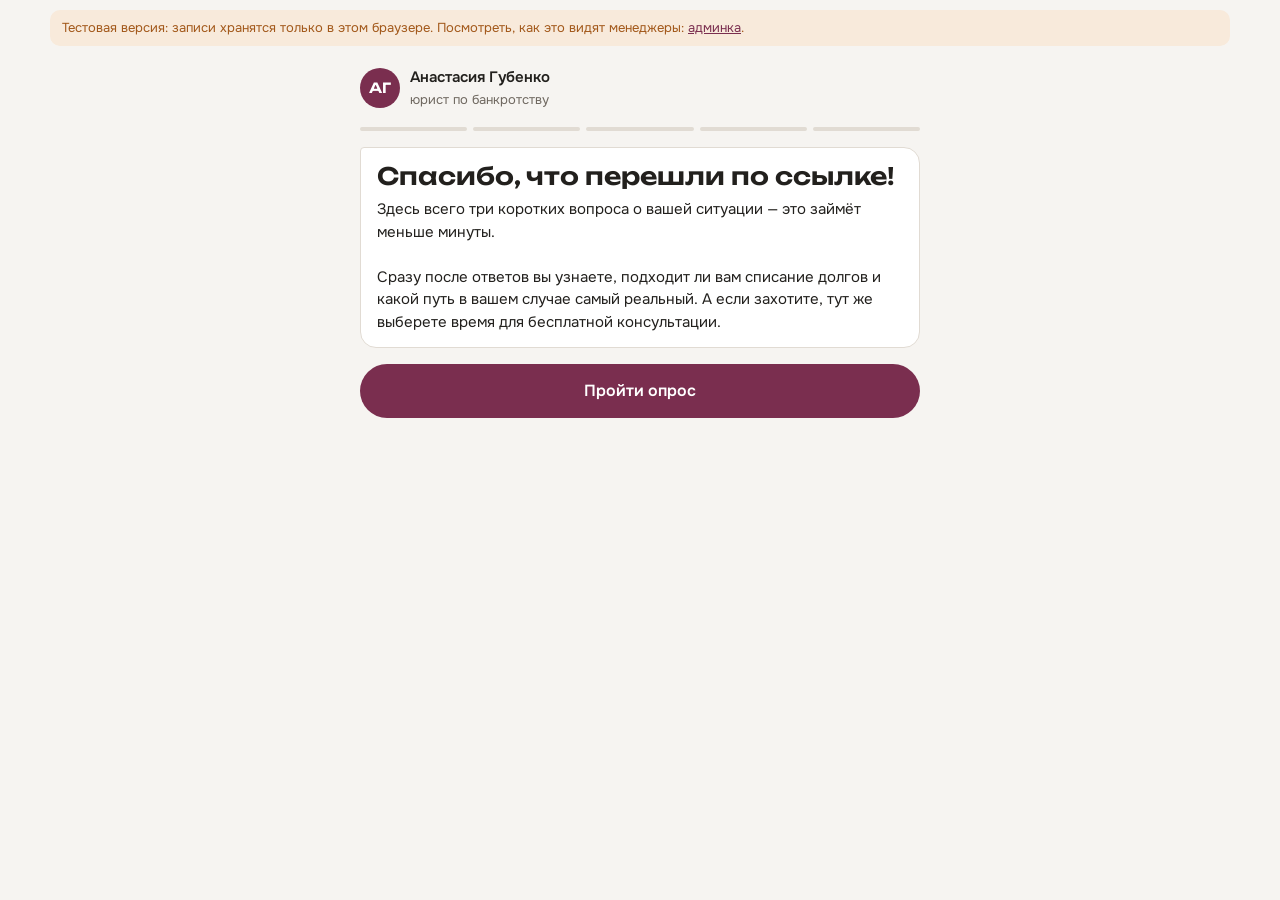
<file: index.html>
<!doctype html>
<html lang="ru">
<head>
<meta charset="utf-8">
<meta name="referrer" content="no-referrer">
<meta name="viewport" content="width=device-width,initial-scale=1,viewport-fit=cover">
<title>Проверка: подходит ли списание долгов</title>
<link rel="preconnect" href="https://fonts.googleapis.com"><link rel="preconnect" href="https://fonts.gstatic.com" crossorigin>
<link rel="stylesheet" href="https://fonts.googleapis.com/css2?family=Onest:wght@400;500;600;700&family=Unbounded:wght@600&display=swap">
<link rel="stylesheet" href="static/app.css?v=1e77ab91">
<script src="static/demo-api.js?v=5b5696f0"></script>
<style>
/* Один столбец как переписка: сообщения эксперта слева, ответы кнопками */
.flow{max-width:560px;margin:0 auto;padding-block:20px 0;display:grid;gap:16px}
.who{display:flex;gap:10px;align-items:center}
.ava{width:40px;height:40px;border-radius:50%;background:var(--accent);color:var(--accent-fg);display:grid;place-items:center;font:600 14px/1 var(--f-display);flex:0 0 auto}
.who b{display:block;font-weight:600}.who small{color:var(--muted);font-size:13px}
.progress{display:flex;gap:6px}
.progress i{flex:1;height:4px;border-radius:2px;background:var(--line)}
.progress i.on{background:var(--accent)}
.msg{background:var(--surface);border:1px solid var(--line);border-radius:4px 16px 16px 16px;padding:14px 16px;white-space:pre-line;max-width:100%}
.msg h1{font-size:clamp(20px,5.5vw,24px);margin:0 0 8px;white-space:normal}
.msg .q{font-weight:600;font-size:17px;margin:0}
.msg .hint{color:var(--muted);font-size:14px;margin:6px 0 0}
.step-n{font-size:12px;letter-spacing:.07em;text-transform:uppercase;color:var(--muted);font-weight:600}
.opts{display:grid;gap:8px}
.opt{border:1px solid var(--line);background:var(--surface);border-radius:12px;padding:14px 16px;text-align:left;font-weight:500;font-size:16px}
.opt:hover{border-color:var(--accent)}
.opt:active{background:var(--accent-soft)}
.back{border:0;background:none;color:var(--muted);padding:0;font-size:14px;justify-self:start}
.result{border-left:4px solid var(--accent)}
.offer{display:grid;gap:12px;background:var(--accent-soft);border-radius:16px;padding:16px}
.offer h2{font:600 18px/1.3 var(--f-display);margin:0}
.offer p{margin:0;white-space:pre-line}
.big{width:100%;padding:15px 20px;font-size:16px}
.days{display:flex;gap:8px;overflow-x:auto;padding-bottom:4px}
.day{flex:0 0 auto;border:1px solid var(--line);background:var(--surface);border-radius:var(--r);padding:8px 12px;text-align:left;min-width:84px}
.day b{display:block;font-weight:600}.day small{color:var(--muted);font-size:12px}
.day[aria-pressed="true"]{border-color:var(--accent);background:var(--accent-soft)}
.day:disabled{opacity:.45;cursor:default}
.times{display:grid;grid-template-columns:repeat(auto-fill,minmax(150px,1fr));gap:8px}
.time{border:1px solid var(--line);background:var(--surface);border-radius:var(--r);padding:10px 12px;text-align:left;display:grid;gap:2px}
.time b{font-size:17px;font-weight:600}.time small{color:var(--muted);font-size:12px}
.time[aria-pressed="true"]{border-color:var(--accent);background:var(--accent-soft)}
.time:disabled{background:var(--sunk);color:var(--muted);cursor:default;text-decoration:line-through}
.label{font-size:13px;letter-spacing:.07em;text-transform:uppercase;color:var(--muted);margin:0;font-weight:600}
.form{display:grid;gap:12px;background:var(--surface);border:1px solid var(--line);border-radius:14px;padding:16px}
.check{display:flex;gap:8px;align-items:flex-start;font-size:13px;color:var(--muted)}.check input{margin-top:3px;width:18px;height:18px;flex:0 0 auto}
.done{display:grid;gap:10px}
.done h2{font:600 22px/1.25 var(--f-display);margin:0}
.loading{color:var(--muted)}
@media (prefers-reduced-motion:no-preference){.screen{animation:rise .2s ease-out}@keyframes rise{from{transform:translateY(6px);opacity:.4}}}
</style>
</head>
<body>
<div style="background:var(--warn-soft);color:var(--warn);font-size:13px;padding:8px 12px;border-radius:10px;max-width:1180px;margin:10px auto 0">Тестовая версия: записи хранятся только в этом браузере. Посмотреть, как это видят менеджеры: <a href="admin.html">админка</a>.</div>
<main class="flow">
  <div class="who"><span class="ava" id="ava">АГ</span><div><b id="expert">Анастасия Губенко</b><small>юрист по банкротству</small></div></div>
  <p class="loading" id="loading">Загружаю…</p>
  <p class="err" id="loaderr" hidden>Не получилось загрузить страницу. Проверьте интернет и обновите её.</p>
  <div id="screen"></div>
</main>
<script>
(function(){
  const $=id=>document.getElementById(id);
  const el=(t,a={},k=[])=>{const n=document.createElement(t);for(const[x,v]of Object.entries(a)){if(x==='class')n.className=v;else if(x==='text')n.textContent=v;else if(x==='html')n.innerHTML=v;else if(x.startsWith('on'))n.addEventListener(x.slice(2),v);else if(v===true)n.setAttribute(x,'');else if(v!==false&&v!=null)n.setAttribute(x,v);}for(const c of[].concat(k))if(c!=null)n.append(c);return n;};
  const WD=['Вс','Пн','Вт','Ср','Чт','Пт','Сб'],MON=['янв','фев','мар','апр','мая','июн','июл','авг','сен','окт','ноя','дек'];
  const pad=n=>String(n).padStart(2,'0');
  const sameTZ=Math.abs(new Date().getTimezoneOffset()+180)<1;
  const loc=iso=>new Intl.DateTimeFormat('ru-RU',{hour:'2-digit',minute:'2-digit'}).format(new Date(iso));
  const locDay=iso=>new Intl.DateTimeFormat('ru-RU',{weekday:'short',day:'numeric',month:'short'}).format(new Date(iso));
  const dayLabel=ds=>{const[y,m,d]=ds.split('-').map(Number);const w=new Date(Date.UTC(y,m-1,d)).getUTCDay();return`${WD[w]}, ${d} ${MON[m-1]}`;};
  const q=new URLSearchParams(location.search);
  const prefill={name:q.get('name')||'',phone:q.get('phone')||''};

  // метка визита для статистики воронки (без личных данных)
  let sid='';try{sid=sessionStorage.getItem('zsid')||'';}catch(e){}
  if(!sid){sid=Array.from(crypto.getRandomValues(new Uint8Array(12)),b=>b.toString(16).padStart(2,'0')).join('');try{sessionStorage.setItem('zsid',sid);}catch(e){}}
  const track=ev=>{try{fetch('/api/track',{method:'POST',headers:{'Content-Type':'application/json'},body:JSON.stringify({sid,event:ev}),keepalive:true});}catch(e){}};

  let F=null,answers={},step=0,days=[],day=null,pick=null;
  const show=(...kids)=>{$('screen').replaceChildren(el('div',{class:'screen flow',style:'padding:0'},kids));window.scrollTo(0,0);};
  const progress=n=>el('div',{class:'progress','aria-label':`Шаг ${n} из 5`},[1,2,3,4,5].map(i=>el('i',{class:i<=n?'on':''})));

  function greeting(){
    show(progress(0),el('div',{class:'msg'},[el('h1',{text:F.greeting.title}),F.greeting.text]),
      el('button',{class:'btn big',type:'button',text:F.greeting.button,onclick:()=>{track('start');step=0;question();}}));
  }
  function question(){
    const Q=F.questions[step];
    show(progress(step+1),
      step===0?el('div',{class:'msg',text:F.intro}):null,
      el('div',{class:'msg'},[el('div',{class:'step-n',text:`Вопрос ${step+1} из ${F.questions.length}`}),el('p',{class:'q',text:Q.text}),Q.hint?el('p',{class:'hint',text:Q.hint}):null]),
      el('div',{class:'opts'},Q.options.map(o=>el('button',{class:'opt',type:'button',text:o.label,onclick:()=>{answers[Q.id]=o.id;step++;step<F.questions.length?question():result();}}))),
      el('button',{class:'back',type:'button',text:'← Назад',onclick:()=>{if(step===0)greeting();else{step--;question();}}}));
  }
  function scenario(a){
    if(a.debt!=='gt500')return's7';
    return{'yes|official':'s1','no|none':'s2','yes|business':'s3','yes|none':'s4','no|official':'s5','no|business':'s6'}[a.property+'|'+a.work];
  }
  function result(){
    track('quiz_done');
    show(progress(4),el('div',{class:'msg result',text:F.scenarios[scenario(answers)].text}),
      el('div',{class:'offer'},[el('h2',{text:F.offer.title}),el('p',{text:F.offer.text}),
        el('button',{class:'btn big',type:'button',text:F.offer.button,onclick:slots})]),
      el('button',{class:'back',type:'button',text:'← Пройти опрос заново',onclick:()=>{answers={};step=0;question();}}));
  }
  async function slots(){
    try{const r=await fetch('/api/slots');if(!r.ok)throw 0;days=(await r.json()).days;}catch(e){show(el('p',{class:'err',text:'Не получилось загрузить свободное время. Обновите страницу.'}));return;}
    renderSlots();
  }
  const freeCount=d=>d.slots.filter(s=>s.free).length;
  function renderSlots(){
    if(!day||!days.find(d=>d.date===day)||!freeCount(days.find(d=>d.date===day)))day=(days.find(d=>freeCount(d))||days[0]||{}).date;
    const cur=days.find(d=>d.date===day);
    show(progress(5),el('div',{class:'msg',text:'Выберите удобный день и время — я позвоню вам по телефону. Звоню с понедельника по пятницу.'}),
      el('p',{class:'label',text:'День'}),
      el('div',{class:'days'},days.map(d=>{const n=freeCount(d);return el('button',{type:'button',class:'day','aria-pressed':String(d.date===day),disabled:!n,onclick:()=>{day=d.date;pick=null;renderSlots();}},[el('b',{text:dayLabel(d.date)}),el('small',{class:'tnum',text:n?`свободно: ${n}`:'всё занято'})]);})),
      el('p',{class:'label',text:'Время'}),
      el('div',{class:'times'},(cur?cur.slots:[]).map(s=>el('button',{type:'button',class:'time',disabled:!s.free,'aria-pressed':String(!!pick&&pick.date===day&&pick.hour===s.hour),onclick:()=>{pick={date:day,hour:s.hour,start:s.start};contacts();}},[
        el('b',{class:'tnum',text:`${pad(s.hour)}:00 МСК`}),el('small',{class:'tnum',text:s.free?(sameTZ?'по Москве':`у вас ${loc(s.start)}`):'занято'})]))),
      el('button',{class:'back',type:'button',text:'← Назад',onclick:result}));
  }
  // Телефон: только российские мобильные. Маска +7 (912) 345-67-89; 7 или 8 в начале — код страны.
  function phoneNational(v){v=String(v||'').trim();let d=v.replace(/\D/g,'');
    if(/^\+\s*7/.test(v))d=d.slice(1);        // «+7 …» — код страны
    if(d&&'78'.includes(d[0]))d=d.slice(1);   // «8 912 …», «7912…» или 8 после подставленного +7
    return d.slice(0,10);}
  const phoneForeign=v=>/^\s*\+\s*[0-689]/.test(String(v||''));  // +380, +375… — не российский, не маскируем
  function phoneMask(v,del){if(phoneForeign(v))return String(v).replace(/[^\d+\s()-]/g,'');const d=phoneNational(v);if(!d)return !del&&/\d|\+/.test(v)?'+7 (':'';let s='+7 ('+d.slice(0,3);
    if(d.length>3)s+=') '+d.slice(3,6);if(d.length>6)s+='-'+d.slice(6,8);if(d.length>8)s+='-'+d.slice(8,10);return s;}
  function phoneValid(v){if(phoneForeign(v))return false;const d=phoneNational(v);return d.length===10&&d[0]==='9'&&new Set(d).size>2;}
  function contacts(){
    const name=el('input',{id:'f-name',autocomplete:'name',value:prefill.name}),phone=el('input',{id:'f-phone',type:'tel',inputmode:'tel',autocomplete:'tel',placeholder:'+7 (912) 345-67-89',value:phoneMask(prefill.phone)});
    const phoneErr=el('small',{class:'ferr',id:'f-phone-err',hidden:true,text:'Нужен российский мобильный: +7 (9XX) и ещё 7 цифр, например +7 (912) 345-67-89.'});
    // msg=false — только красная рамка (без сдвига вёрстки, чтобы не промахнуться по галочке на телефоне)
    const markPhone=(on,msg=true)=>{phone.setAttribute('aria-invalid',on?'true':'false');if(!on)phoneErr.hidden=true;else if(msg)phoneErr.hidden=false;};
    phone.setAttribute('aria-describedby','f-phone-err');
    phone.addEventListener('input',e=>{phone.value=phoneMask(phone.value,/^delete/.test(e.inputType||''));if(phone.getAttribute('aria-invalid')==='true'&&phoneValid(phone.value))markPhone(false);});
    phone.addEventListener('focus',()=>{if(!phone.value)phone.value='+7 (';});
    phone.addEventListener('blur',()=>{if(!phoneNational(phone.value))phone.value='';markPhone(!!phone.value&&!phoneValid(phone.value),false);});
    const web=el('input',{id:'f-web',tabindex:'-1',autocomplete:'off'}),consent=el('input',{type:'checkbox',id:'f-consent'}),err=el('p',{class:'err',hidden:true});
    const go=el('button',{class:'btn big',type:'submit',text:'Записаться'});
    const form=el('form',{class:'form',novalidate:true},[
      el('p',{style:'margin:0'},['Вы выбрали: ',el('b',{class:'tnum',text:`${dayLabel(pick.date)}, ${pad(pick.hour)}:00 по Москве`}),sameTZ?null:el('span',{class:'tnum',text:` (у вас ${locDay(pick.start)}, ${loc(pick.start)})`})]),
      el('div',{class:'field'},[el('label',{for:'f-name',text:'Как к вам обращаться'}),name]),
      el('div',{class:'field'},[el('label',{for:'f-phone',text:'Телефон для звонка'}),phone,phoneErr]),
      el('div',{class:'hp','aria-hidden':'true'},[el('label',{for:'f-web',text:'Не заполняйте'}),web]),
      el('label',{class:'check'},[consent,el('span',{},['Согласна(ен) на обработку персональных данных. ',el('a',{href:F.privacy_url,target:'_blank',rel:'noopener',text:'Документ'})])]),
      err,go]);
    form.addEventListener('submit',async e=>{
      e.preventDefault();err.hidden=true;
      const b={date:pick.date,hour:pick.hour,name:name.value.trim(),phone:phone.value.trim(),consent:consent.checked,website:web.value,quiz:answers};
      if(!b.name||!b.phone){err.textContent='Укажите имя и телефон.';err.hidden=false;return;}
      if(!phoneValid(b.phone)){markPhone(true);phone.focus();return;}
      if(!b.consent){err.textContent='Отметьте согласие на обработку данных — без него записать не получится.';err.hidden=false;return;}
      go.disabled=true;
      try{
        const r=await fetch('/api/book',{method:'POST',headers:{'Content-Type':'application/json'},body:JSON.stringify(b)});
        const j=await r.json().catch(()=>({}));
        if(!r.ok){err.textContent=j.error||'Не получилось записаться. Попробуйте ещё раз.';err.hidden=false;if(r.status===409){pick=null;setTimeout(slots,1500);}return;}
        done(j);
      }catch(ex){err.textContent='Нет связи с сервером. Проверьте интернет и попробуйте ещё раз.';err.hidden=false;}
      finally{go.disabled=false;}
    });
    show(progress(5),form,el('button',{class:'back',type:'button',text:'← Выбрать другое время',onclick:renderSlots}));
    setTimeout(()=>(name.value?phone:name).focus(),0);
  }
  // Ссылка на запись: ?b=<token>. Её открывает «⋯ → Открыть в браузере» в Instagram и её можно скопировать.
  function bookingUrl(token){const u=new URL(location.href);u.search='?b='+encodeURIComponent(token);u.hash='';return u.href;}
  async function copyText(text,input){
    try{await navigator.clipboard.writeText(text);return true;}catch(e){}
    try{input.focus();input.select();input.setSelectionRange(0,text.length);if(document.execCommand('copy'))return true;}catch(e){}
    return false;
  }
  function done(j){
    const ig=/Instagram|FBAN|FBAV|FB_IAB/i.test(navigator.userAgent);
    let link=null;
    if(j.token){link=bookingUrl(j.token);try{history.replaceState(null,'',link);}catch(e){}}
    let copyBox=null;
    if(link){
      const inp=el('input',{class:'linkbox',readonly:true,value:link,'aria-label':'Ссылка на вашу запись',onclick:e=>e.target.select()});
      const btn=el('button',{class:'btn ghost',type:'button',text:'Скопировать ссылку'});
      btn.onclick=async()=>{const ok=await copyText(link,inp);btn.textContent=ok?'Скопировано ✓':'Выделите ссылку и скопируйте';setTimeout(()=>btn.textContent='Скопировать ссылку',2500);};
      copyBox=el('div',{class:'copybox'},[
        el('p',{class:'note',style:'margin:0',text:'Календарь не открывается? Скопируйте ссылку и вставьте её в Safari или Chrome — там откроется ваша запись с кнопками календаря.'}),
        inp,btn]);
    }
    show(el('div',{class:'done'},[el('h2',{text:'Вы записаны'}),
      el('p',{class:'tnum',style:'margin:0;font-weight:600',text:`${dayLabel(j.date)}, ${pad(j.hour)}:00 по Москве`+(sameTZ?'':` — у вас ${locDay(j.start)}, ${loc(j.start)}`)}),
      el('div',{class:'msg',text:F.done}),
      el('p',{class:'note',text:'Добавьте звонок в календарь телефона — он напомнит за час.'}),
      el('div',{class:'row'},[el('a',{class:'btn',href:j.ics,text:'Добавить в календарь'}),el('a',{class:'btn ghost',href:j.gcal,target:'_blank',rel:'noopener',text:'Google Календарь'})]),
      ig?el('p',{class:'note',html:'В Instagram календарь может не открыться. Нажмите <b>⋯</b> в правом верхнем углу → «Открыть в браузере» — запись откроется там же, на этом экране.'}):null,
      copyBox]));
  }

  (async()=>{
    try{const r=await fetch('/api/funnel');if(!r.ok)throw 0;F=await r.json();}catch(e){$('loading').hidden=true;$('loaderr').hidden=false;return;}
    $('loading').hidden=true;$('expert').textContent=F.expert;$('ava').textContent=F.expert.split(' ').map(w=>w[0]).join('').slice(0,2);
    const bt=q.get('b');
    if(bt){  // открыли ссылку на уже сделанную запись
      try{const r=await fetch('/api/booking/'+encodeURIComponent(bt));const j=await r.json().catch(()=>({}));
        if(r.ok){done(j);return;}
        show(el('div',{class:'msg',text:(j.error||'Запись не найдена.')+' Можно записаться заново.'}));
        try{history.replaceState(null,'',location.pathname);}catch(e){}
        setTimeout(()=>{track('open');greeting();},1800);return;
      }catch(e){}
    }
    track('open');greeting();
  })();
})();
</script>
</body>
</html>
</file>
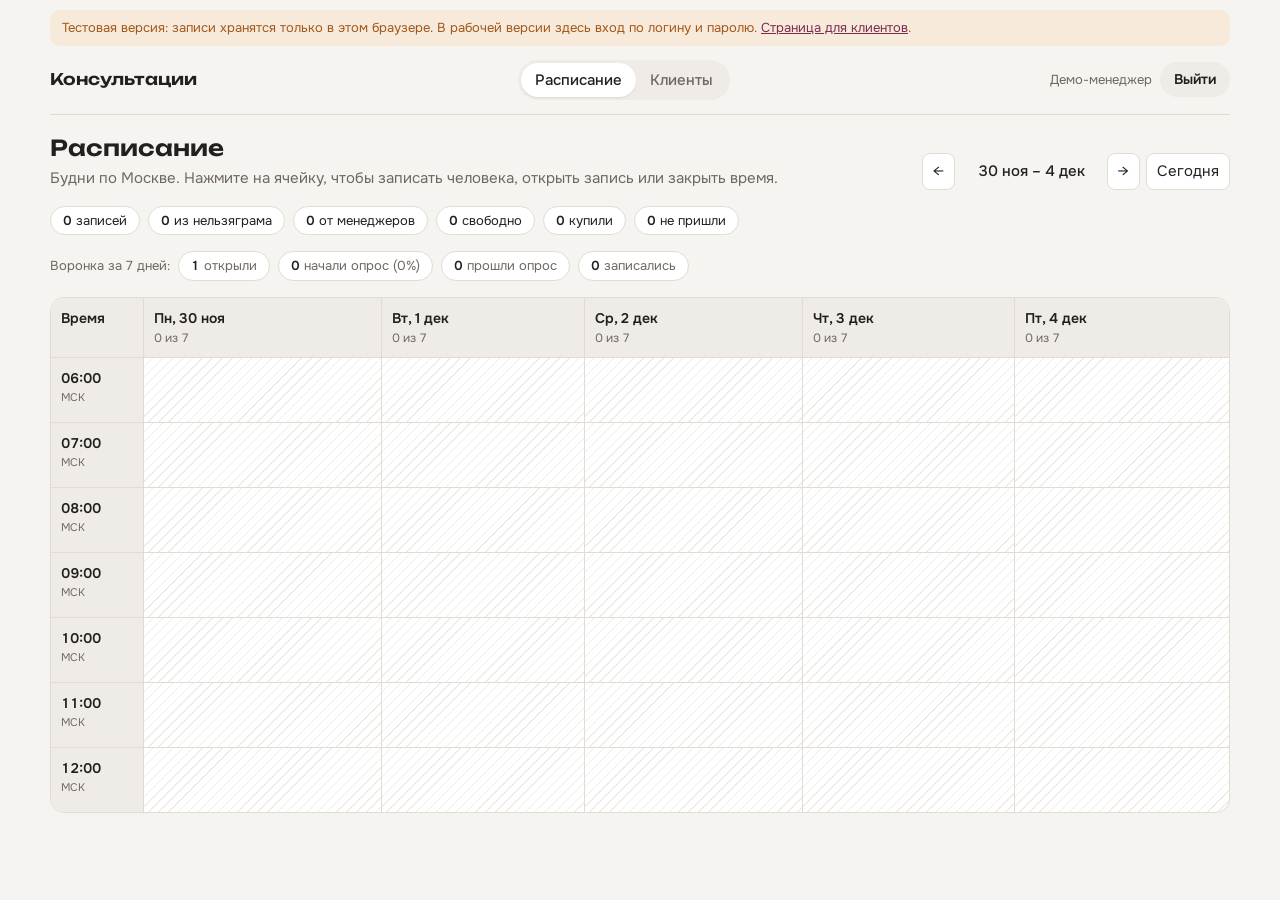
<file: admin.html>
<!doctype html>
<html lang="ru"><head><meta charset="utf-8"><meta name="viewport" content="width=device-width,initial-scale=1">
<meta name="robots" content="noindex">
<title>Админка консультаций</title>
<link rel="preconnect" href="https://fonts.googleapis.com"><link rel="preconnect" href="https://fonts.gstatic.com" crossorigin>
<link rel="stylesheet" href="https://fonts.googleapis.com/css2?family=Onest:wght@400;500;600;700&family=Unbounded:wght@600&display=swap">
<link rel="stylesheet" href="static/app.css?v=1e77ab91">
<script src="static/demo-api.js?v=5b5696f0"></script>
<style>
.top{max-width:1180px;margin:0 auto;padding-block:14px;display:flex;flex-wrap:wrap;gap:10px;align-items:center;justify-content:space-between;border-bottom:1px solid var(--line)}
.brand{font:600 16px/1.2 var(--f-display)}
.seg{display:inline-flex;background:var(--sunk);border-radius:999px;padding:3px}
.seg button{border:0;background:none;padding:6px 14px;border-radius:999px;color:var(--muted);font-weight:500}
.seg button[aria-pressed="true"]{background:var(--surface);color:var(--fg);box-shadow:0 1px 2px rgb(0 0 0 / .08)}
.who{font-size:13px;color:var(--muted)}
.wrap{max-width:1180px;margin:0 auto;padding-block:20px 0;display:grid;gap:16px}
.ahead{display:flex;flex-wrap:wrap;gap:12px;align-items:end;justify-content:space-between}
.ahead h1{font-size:22px}
.weeknav{display:flex;gap:6px;align-items:center;flex-wrap:wrap}
.weeknav button{border:1px solid var(--line);background:var(--surface);border-radius:8px;padding:6px 10px}
.weeknav .lbl{min-width:140px;text-align:center;font-weight:500}
.stats{display:flex;flex-wrap:wrap;gap:8px}
.stat{background:var(--surface);border:1px solid var(--line);border-radius:999px;padding:4px 12px;font-size:13px}.stat b{font-weight:600}
.gridwrap{overflow-x:auto;border:1px solid var(--line);border-radius:14px;background:var(--surface)}
table.week{border-collapse:collapse;width:100%;min-width:760px}
.week th,.week td{border-bottom:1px solid var(--line);border-right:1px solid var(--line);padding:0;vertical-align:top}
.week tr>*:last-child{border-right:0}.week tbody tr:last-child>*{border-bottom:0}
.week thead th{padding:10px;text-align:left;font-weight:600;font-size:14px;background:var(--sunk)}
.week thead th small{display:block;font-weight:400;color:var(--muted);font-size:12px}
.week thead th.today{color:var(--accent)}
.week th.hr{width:92px;padding:10px;font-weight:600;text-align:left;font-size:14px;background:var(--sunk)}
.week th.hr small{display:block;font-weight:400;color:var(--muted);font-size:11px}
.cell{display:grid;width:100%;min-height:64px;border:0;background:none;text-align:left;padding:8px 10px;gap:2px;align-content:start}
.cell:hover{background:var(--sunk)}
.cell .nm{font-weight:600;font-size:14px;overflow-wrap:anywhere}
.cell .mt{font-size:12px;color:var(--muted);overflow-wrap:anywhere}
.cell .plus{color:var(--muted);font-size:13px}
.cell.past{background:repeating-linear-gradient(135deg,transparent 0 6px,var(--sunk) 6px 7px);cursor:default}
.cell.blocked{background:var(--sunk)}.cell.blocked .nm{color:var(--blk);font-weight:500}
.cell.booked{border-left:4px solid var(--accent)}.cell.came{border-left:4px solid var(--ok)}
.cell.bought{border-left:4px solid var(--ok);background:var(--ok-soft)}.cell.noshow{border-left:4px solid var(--bad);background:var(--bad-soft)}
.filters{display:flex;flex-wrap:wrap;gap:8px;align-items:center}
.filters input{border:1px solid var(--line);background:var(--surface);border-radius:8px;padding:8px 12px;min-width:0;flex:1 1 240px}
.chips{display:flex;flex-wrap:wrap;gap:6px}
.chips button,.statusset button{border:1px solid var(--line);background:var(--surface);border-radius:999px;padding:5px 12px;font-size:13px}
.chips button[aria-pressed="true"],.statusset button[aria-pressed="true"]{border-color:var(--accent);background:var(--accent-soft);font-weight:600}
table.crm{border-collapse:collapse;width:100%;min-width:900px}
.crm th{text-align:left;font-size:12px;letter-spacing:.05em;text-transform:uppercase;color:var(--muted);font-weight:600;padding:10px 12px;background:var(--sunk);border-bottom:1px solid var(--line)}
.crm td{padding:10px 12px;border-bottom:1px solid var(--line);vertical-align:top;font-size:14px}
.crm tbody tr{cursor:pointer}.crm tbody tr:hover{background:var(--sunk)}
.crm tbody tr:last-child td{border-bottom:0}
.crm .nm{font-weight:600}.crm .mt{color:var(--muted);font-size:12px}
.empty{padding:28px;text-align:center;color:var(--muted)}
.panel{position:fixed;inset:0;display:grid;justify-items:end;background:rgb(0 0 0 / .35);z-index:5}
.sheet{width:min(440px,100%);height:100%;background:var(--surface);padding:20px 20px calc(24px + env(safe-area-inset-bottom,0px));overflow-y:auto;display:grid;gap:14px;align-content:start;border-left:1px solid var(--line)}
.sheet h2{font:600 19px/1.3 var(--f-display);margin:0;overflow-wrap:anywhere}
.when{color:var(--muted);margin:-8px 0 0;font-size:14px}
.kv{display:grid;grid-template-columns:110px 1fr;gap:6px 10px;font-size:14px;margin:0}
.kv dt{color:var(--muted)}.kv dd{margin:0;overflow-wrap:anywhere}
.statusset{display:flex;flex-wrap:wrap;gap:6px}
.confirm{background:var(--bad-soft);border-radius:10px;padding:12px;display:grid;gap:8px;font-size:14px}
.hist{display:grid;gap:6px;margin:0;padding:0;list-style:none}
.hist li{display:flex;flex-wrap:wrap;gap:8px;align-items:center;justify-content:space-between;border:1px solid var(--line);border-radius:8px;padding:8px 10px;font-size:14px}
hr.sep{border:0;border-top:1px solid var(--line);width:100%;margin:4px 0}
.quiz{background:var(--accent-soft);border-radius:10px;padding:10px 12px;display:grid;gap:4px;font-size:14px}
.quiz b{font-weight:600}
.funnel{display:flex;flex-wrap:wrap;gap:8px;align-items:center;font-size:13px;color:var(--muted)}
.funnel .stat b{color:var(--fg)}
.copy{border:0;background:none;color:var(--accent);padding:0;font-size:13px}
@media (prefers-reduced-motion:no-preference){.sheet{animation:slide .18s ease-out}@keyframes slide{from{transform:translateX(24px);opacity:.6}}}
</style>
</head><body>
<div style="background:var(--warn-soft);color:var(--warn);font-size:13px;padding:8px 12px;border-radius:10px;max-width:1180px;margin:10px auto 0">Тестовая версия: записи хранятся только в этом браузере. В рабочей версии здесь вход по логину и паролю. <a href="./">Страница для клиентов</a>.</div>
<header class="top">
  <span class="brand">Консультации</span>
  <div class="seg" role="group" aria-label="Раздел">
    <button id="t-sched" aria-pressed="true">Расписание</button>
    <button id="t-crm" aria-pressed="false">Клиенты</button>
  </div>
  <div class="row"><span class="who" id="who"></span><button class="btn ghost small" id="logout">Выйти</button></div>
</header>

<main class="wrap" id="v-sched">
  <div class="ahead">
    <div><h1>Расписание</h1><p class="sub">Будни по Москве. Нажмите на ячейку, чтобы записать человека, открыть запись или закрыть время.</p></div>
    <div class="weeknav"><button id="prevw" aria-label="Предыдущая неделя">←</button><span class="lbl tnum" id="weeklbl"></span><button id="nextw" aria-label="Следующая неделя">→</button><button id="thisw">Сегодня</button></div>
  </div>
  <div class="stats" id="stats"></div>
  <div class="funnel" id="funnel"></div>
  <div class="gridwrap"><table class="week" id="week"></table></div>
</main>

<main class="wrap" id="v-crm" hidden>
  <div class="ahead"><div><h1>Клиенты</h1><p class="sub">Все, кто записывался сам или кого добавил менеджер. Клиент определяется по телефону.</p></div></div>
  <div class="filters">
    <input id="q" type="search" placeholder="Поиск по имени, телефону, заметкам" aria-label="Поиск клиентов">
    <div class="chips" id="chips"></div>
  </div>
  <div class="gridwrap"><table class="crm" id="crm"></table></div>
</main>

<div class="panel" id="panel" hidden><aside class="sheet" id="sheet" role="dialog" aria-modal="true" aria-labelledby="p-title"></aside></div>

<script>
(function(){
  const $=id=>document.getElementById(id);
  const el=(t,a={},k=[])=>{const n=document.createElement(t);for(const[x,v]of Object.entries(a)){if(x==='class')n.className=v;else if(x==='text')n.textContent=v;else if(x.startsWith('on'))n.addEventListener(x.slice(2),v);else if(v===true)n.setAttribute(x,'');else if(v!==false&&v!=null)n.setAttribute(x,v);}for(const c of[].concat(k))if(c!=null)n.append(c);return n;};
  const pad=n=>String(n).padStart(2,'0');
  const WD=['Вс','Пн','Вт','Ср','Чт','Пт','Сб'],MON=['янв','фев','мар','апр','мая','июн','июл','авг','сен','окт','ноя','дек'];
  const MSK=3*3600e3;
  let HOURS=[6,7,8,9,10,11,12],WORK=[0,1,2,3,4],STATUS={};
  const ORDER=['booked','came','noshow','bought'];

  async function api(path,opt={}){
    const r=await fetch(path,{...opt,headers:{'Content-Type':'application/json','X-Requested-With':'fetch',...(opt.headers||{})},body:opt.body?JSON.stringify(opt.body):undefined});
    if(r.status===401){location.href='./';throw new Error('auth');}
    const j=await r.json().catch(()=>({}));
    if(!r.ok)throw new Error(j.error||'Не сохранилось. Попробуйте ещё раз.');
    return j;
  }
  // даты (по Москве)
  const dk=(y,m,d)=>`${y}-${pad(m+1)}-${pad(d)}`;
  const todayKey=()=>{const t=new Date(Date.now()+MSK);return dk(t.getUTCFullYear(),t.getUTCMonth(),t.getUTCDate());};
  const parts=s=>{const[y,m,d]=s.split('-').map(Number);const t=new Date(Date.UTC(y,m-1,d));return{y,m:m-1,d,wd:t.getUTCDay()};};
  const add=(s,n)=>{const[y,m,d]=s.split('-').map(Number);const t=new Date(Date.UTC(y,m-1,d+n));return dk(t.getUTCFullYear(),t.getUTCMonth(),t.getUTCDate());};
  const monday=s=>add(s,-((parts(s).wd+6)%7));
  const start=(s,h)=>{const[y,m,d]=s.split('-').map(Number);return Date.UTC(y,m-1,d,h)-MSK;};
  const dayLabel=s=>{const p=parts(s);return`${WD[p.wd]}, ${p.d} ${MON[p.m]}`;};
  const slotLabel=(s,h)=>`${dayLabel(s)}, ${pad(h)}:00 МСК`;
  const stPill=st=>el('span',{class:'st st-'+st,text:STATUS[st]||st});
  const fmtPhone=p=>{const d=(p||'').replace(/\D/g,'');return d.length===11&&d[0]==='7'?`+7 ${d.slice(1,4)} ${d.slice(4,7)}-${d.slice(7,9)}-${d.slice(9)}`:p;};

  // ---------- панель ----------
  let lastFocus=null;
  function openSheet(kids){lastFocus=document.activeElement;$('sheet').replaceChildren(...kids);$('panel').hidden=false;const f=$('sheet').querySelector('input,textarea,button');f&&f.focus();}
  function closeSheet(){$('panel').hidden=true;lastFocus&&lastFocus.focus&&lastFocus.focus();}
  $('panel').addEventListener('click',e=>{if(e.target===$('panel'))closeSheet();});
  document.addEventListener('keydown',e=>{if(e.key==='Escape'&&!$('panel').hidden)closeSheet();});
  const msg=()=>el('p',{class:'err',hidden:true});
  const show=(m,e)=>{m.textContent=e.message;m.hidden=false;};
  const fld=(id,label,input)=>el('div',{class:'field'},[el('label',{for:id,text:label}),input]);
  const copyBtn=text=>el('button',{class:'copy',type:'button',text:'копировать',onclick:async ev=>{try{await navigator.clipboard.writeText(text);ev.target.textContent='скопировано';}catch(e){}}});

  const quizBox=q=>q?el('div',{class:'quiz'},[el('b',{text:'Ответы опроса'}),el('span',{text:q.summary}),el('span',{class:'mt',text:'Показан ответ: '+q.scenario_title})]):null;
  async function loadFunnel(){
    try{const s=await api('/api/admin/stats?days=7');
      const pct=(a,b)=>b?` (${Math.round(a*100/b)}%)`:'';
      $('funnel').replaceChildren('Воронка за 7 дней:',...[['открыли',s.open,null],['начали опрос',s.start,s.open],['прошли опрос',s.quiz_done,s.start],['записались',s.booked,s.quiz_done]].map(([k,v,base])=>el('span',{class:'stat tnum'},[el('b',{text:String(v)}),' '+k+(base!=null?pct(v,base):'')])));
    }catch(e){}
  }
  // ---------- расписание ----------
  let week=null,data={bookings:[],blocked:{}};
  async function loadWeek(){data=await api('/api/admin/week?start='+week);renderWeek();loadFunnel();}
  function renderWeek(){
    const days=[0,1,2,3,4,5,6].map(i=>add(week,i)).filter(s=>WORK.includes((parts(s).wd+6)%7));
    const a=parts(days[0]),b=parts(days[days.length-1]),tk=todayKey();
    $('weeklbl').textContent=a.m===b.m?`${a.d}–${b.d} ${MON[a.m]}`:`${a.d} ${MON[a.m]} – ${b.d} ${MON[b.m]}`;
    const by={};data.bookings.forEach(x=>by[x.slot]=x);
    let total=0,bot=0,man=0,free=0,bought=0,noshow=0;
    for(const s of days)for(const h of HOURS){const id=`${s}_${pad(h)}`,x=by[id];
      if(x){total++;x.source==='manager'?man++:bot++;if(x.status==='bought')bought++;if(x.status==='noshow')noshow++;}
      else if(!(id in data.blocked)&&start(s,h)>Date.now())free++;}
    $('stats').replaceChildren(...[['записей',total],['из нельзяграма',bot],['от менеджеров',man],['свободно',free],['купили',bought],['не пришли',noshow]].map(([k,v])=>el('span',{class:'stat tnum'},[el('b',{text:String(v)}),' '+k])));
    const head=el('thead',{},el('tr',{},[el('th',{class:'hr',text:'Время'}),...days.map(s=>el('th',{class:s===tk?'today':''},[dayLabel(s)+(s===tk?' · сегодня':''),el('small',{class:'tnum',text:`${HOURS.filter(h=>by[`${s}_${pad(h)}`]).length} из ${HOURS.length}`})]))]));
    const bodyRows=el('tbody',{},HOURS.map(h=>el('tr',{},[el('th',{class:'hr tnum',scope:'row'},[`${pad(h)}:00`,el('small',{text:'МСК'})]),...days.map(s=>el('td',{},cell(s,h,by)))])));
    $('week').replaceChildren(head,bodyRows);
  }
  function cell(s,h,by){
    const id=`${s}_${pad(h)}`,x=by[id],past=start(s,h)<Date.now();
    if(x)return el('button',{class:'cell '+x.status,type:'button',onclick:()=>openBooking(x)},[
      el('span',{class:'nm',text:x.client.name}),el('span',{class:'mt',text:fmtPhone(x.client.phone)}),
      el('span',{class:'row'},[el('span',{class:'pill '+(x.source==='manager'?'man':'bot'),text:x.source==='manager'?'менеджер':'нельзяграм'}),x.status!=='booked'?el('span',{class:'mt',text:STATUS[x.status]}):null])]);
    if(id in data.blocked)return el('button',{class:'cell blocked',type:'button',onclick:()=>openBlocked(s,h)},[el('span',{class:'nm',text:'Закрыто'}),el('span',{class:'mt',text:data.blocked[id]||''})]);
    if(past)return el('div',{class:'cell past','aria-label':'Прошло'});
    return el('button',{class:'cell',type:'button','aria-label':'Свободно, '+slotLabel(s,h),onclick:()=>openFree(s,h)},[el('span',{class:'plus',text:'+ записать'})]);
  }
  $('prevw').onclick=()=>{week=add(week,-7);loadWeek();};
  $('nextw').onclick=()=>{week=add(week,7);loadWeek();};
  $('thisw').onclick=()=>{week=monday(todayKey());loadWeek();};

  function openFree(s,h){
    const n=el('input',{id:'a-n'}),p=el('input',{id:'a-p',type:'tel',placeholder:'+7 900 000-00-00'}),c=el('textarea',{id:'a-c',rows:3}),r=el('input',{id:'a-r',placeholder:'например, эфир или выходной'}),m=msg();
    const save=el('button',{class:'btn',type:'button',text:'Записать',onclick:async()=>{save.disabled=true;try{await api('/api/admin/bookings',{method:'POST',body:{date:s,hour:h,name:n.value,phone:p.value,note:c.value}});closeSheet();loadWeek();}catch(e){show(m,e);save.disabled=false;}}});
    const blk=el('button',{class:'btn ghost',type:'button',text:'Закрыть это время',onclick:async()=>{blk.disabled=true;try{await api('/api/admin/blocked',{method:'POST',body:{date:s,hour:h,reason:r.value}});closeSheet();loadWeek();}catch(e){show(m,e);blk.disabled=false;}}});
    openSheet([el('h2',{id:'p-title',text:'Записать на консультацию'}),el('p',{class:'when tnum',text:slotLabel(s,h)}),
      fld('a-n','Имя',n),fld('a-p','Телефон',p),fld('a-c','Комментарий',c),m,
      el('div',{class:'row'},[save,el('button',{class:'btn ghost',type:'button',text:'Отмена',onclick:closeSheet})]),
      el('hr',{class:'sep'}),fld('a-r','Или закрыть время, чтобы никто не записался',r),el('div',{},blk)]);
  }
  function openBlocked(s,h){
    const m=msg(),id=`${s}_${pad(h)}`;
    openSheet([el('h2',{id:'p-title',text:'Время закрыто'}),el('p',{class:'when tnum',text:slotLabel(s,h)}),el('p',{text:data.blocked[id]?`Причина: ${data.blocked[id]}`:'Причина не указана.'}),m,
      el('div',{class:'row'},[el('button',{class:'btn',type:'button',text:'Открыть для записи',onclick:async()=>{try{await api('/api/admin/blocked/'+id,{method:'DELETE'});closeSheet();loadWeek();}catch(e){show(m,e);}}}),el('button',{class:'btn ghost',type:'button',text:'Закрыть панель',onclick:closeSheet})])]);
  }
  function statusButtons(cur,onPick){
    const box=el('div',{class:'statusset'},ORDER.map(k=>el('button',{type:'button','aria-pressed':String(k===cur),text:STATUS[k],onclick:async ev=>{const b=ev.currentTarget;try{await onPick(k);box.querySelectorAll('button').forEach(x=>x.setAttribute('aria-pressed',String(x===b)));}catch(e){}}})));
    return box;
  }
  function openBooking(x){
    const m=msg();
    const conf=el('div',{class:'confirm',hidden:true},[el('span',{text:'Отменить запись? Время снова станет свободным, запись останется в истории клиента.'}),el('div',{class:'row'},[
      el('button',{class:'btn danger',type:'button',text:'Да, отменить',onclick:async()=>{try{await api('/api/admin/bookings/'+x.id,{method:'PATCH',body:{status:'cancelled'}});closeSheet();loadWeek();}catch(e){show(m,e);}}}),
      el('button',{class:'btn ghost',type:'button',text:'Нет',onclick:()=>{conf.hidden=true;}})])]);
    openSheet([el('h2',{id:'p-title',text:x.client.name}),el('p',{class:'when tnum',text:slotLabel(x.date,x.hour)}),
      el('dl',{class:'kv'},[el('dt',{text:'Телефон'}),el('dd',{class:'tnum'},[fmtPhone(x.client.phone),' ',copyBtn(x.client.phone)]),
        el('dt',{text:'Источник'}),el('dd',{text:x.source==='manager'?`добавил менеджер${x.created_by?' ('+x.created_by+')':''}`:'записался сам по ссылке'}),
        el('dt',{text:'Комментарий'}),el('dd',{text:x.note||'—'})]),quizBox(x.quiz),
      el('div',{class:'field'},[el('label',{text:'Итог консультации'}),statusButtons(x.status,async k=>{try{await api('/api/admin/bookings/'+x.id,{method:'PATCH',body:{status:k}});x.status=k;loadWeek();}catch(e){show(m,e);throw e;}})]),
      m,el('div',{class:'row'},[el('button',{class:'btn ghost',type:'button',text:'Карточка клиента',onclick:()=>openClient(x.client.id)}),el('button',{class:'btn danger',type:'button',text:'Отменить запись',onclick:()=>{conf.hidden=false;}})]),conf]);
  }

  // ---------- клиенты ----------
  let fStatus='',qTimer=null;
  function renderChips(){$('chips').replaceChildren(...[['','Все'],...ORDER.map(k=>[k,STATUS[k]])].map(([k,v])=>el('button',{type:'button','aria-pressed':String(k===fStatus),text:v,onclick:()=>{fStatus=k;renderChips();loadClients();}})));}
  $('q').addEventListener('input',()=>{clearTimeout(qTimer);qTimer=setTimeout(loadClients,250);});
  async function loadClients(){
    const j=await api('/api/admin/clients?q='+encodeURIComponent($('q').value)+'&status='+fStatus);
    const head=el('thead',{},el('tr',{},['Клиент','Телефон','Ответы опроса','Статус','Консультаций','Последняя запись'].map(t=>el('th',{text:t}))));
    if(!j.clients.length){$('crm').replaceChildren(head,el('tbody',{},el('tr',{},el('td',{colspan:6,class:'empty',text:$('q').value||fStatus?'Никого не нашлось. Измените поиск или фильтр.':'Клиентов пока нет. Они появятся после первой записи.'}))));return;}
    $('crm').replaceChildren(head,el('tbody',{},j.clients.map(c=>el('tr',{tabindex:0,onclick:()=>openClient(c.id),onkeydown:e=>{if(e.key==='Enter')openClient(c.id);}},[
      el('td',{},[el('div',{class:'nm',text:c.name}),c.notes?el('div',{class:'mt',text:c.notes.slice(0,60)+(c.notes.length>60?'…':'')}):null]),
      el('td',{class:'tnum',text:fmtPhone(c.phone)}),el('td',{},c.quiz?[el('div',{text:c.quiz.summary}),el('div',{class:'mt',text:c.quiz.scenario_title})]:'—'),el('td',{},stPill(c.status)),
      el('td',{class:'tnum',text:String(c.visits)}),el('td',{class:'tnum',text:c.last_slot?slotLabel(c.last_slot.slice(0,10),+c.last_slot.slice(11)):'—'})]))));
  }
  async function openClient(id){
    let j;try{j=await api('/api/admin/clients/'+id);}catch(e){return;}
    const c=j.client,m=msg();
    const n=el('input',{id:'c-n',value:c.name}),notes=el('textarea',{id:'c-notes',rows:4});notes.value=c.notes||'';
    const save=el('button',{class:'btn',type:'button',text:'Сохранить',onclick:async()=>{save.disabled=true;try{await api('/api/admin/clients/'+id,{method:'PATCH',body:{name:n.value,notes:notes.value}});save.textContent='Сохранено';setTimeout(()=>save.textContent='Сохранить',1500);refresh();}catch(e){show(m,e);}finally{save.disabled=false;}}});
    openSheet([el('h2',{id:'p-title',text:c.name}),
      el('dl',{class:'kv'},[el('dt',{text:'Телефон'}),el('dd',{class:'tnum'},[fmtPhone(c.phone),' ',copyBtn(c.phone)]),el('dt',{text:'В базе с'}),el('dd',{class:'tnum',text:new Date(c.created_at).toLocaleDateString('ru-RU')})]),quizBox(c.quiz),
      el('div',{class:'field'},[el('label',{text:'Статус клиента'}),statusButtons(c.status,async k=>{try{await api('/api/admin/clients/'+id,{method:'PATCH',body:{status:k}});refresh();}catch(e){show(m,e);throw e;}})]),
      fld('c-n','Имя',n),fld('c-notes','Заметки менеджера',notes),m,el('div',{class:'row'},[save,el('button',{class:'btn ghost',type:'button',text:'Закрыть',onclick:closeSheet})]),
      el('hr',{class:'sep'}),el('div',{class:'field'},[el('label',{text:`История записей (${j.bookings.length})`}),
        j.bookings.length?el('ul',{class:'hist'},j.bookings.map(b=>el('li',{},[el('span',{class:'tnum',text:slotLabel(b.date,b.hour)}),el('span',{class:'row'},[el('span',{class:'pill '+(b.source==='manager'?'man':'bot'),text:b.source==='manager'?'менеджер':'нельзяграм'}),stPill(b.status)])]))):el('p',{class:'note',text:'Записей нет.'})])]);
  }
  function refresh(){if(!$('v-crm').hidden)loadClients();else loadWeek();}

  // ---------- вкладки ----------
  function tab(name){
    $('t-sched').setAttribute('aria-pressed',name==='sched');$('t-crm').setAttribute('aria-pressed',name==='crm');
    $('v-sched').hidden=name!=='sched';$('v-crm').hidden=name!=='crm';
    try{history.replaceState(null,'',name==='crm'?'#clients':'#');}catch(e){}
    name==='crm'?loadClients():loadWeek();
  }
  $('t-sched').onclick=()=>tab('sched');$('t-crm').onclick=()=>tab('crm');
  $('logout').onclick=async()=>{try{await api('/admin/logout',{method:'POST'});}catch(e){}location.href='./';};

  (async()=>{
    const me=await api('/api/admin/me');STATUS=me.statuses;HOURS=me.hours;WORK=me.workdays;$('who').textContent=me.name;
    week=monday(todayKey());renderChips();tab(location.hash==='#clients'?'crm':'sched');
    setInterval(()=>{if($('panel').hidden)refresh();},30000); // записи из бота подтягиваются сами
  })();
})();
</script>
</body></html>
</file>
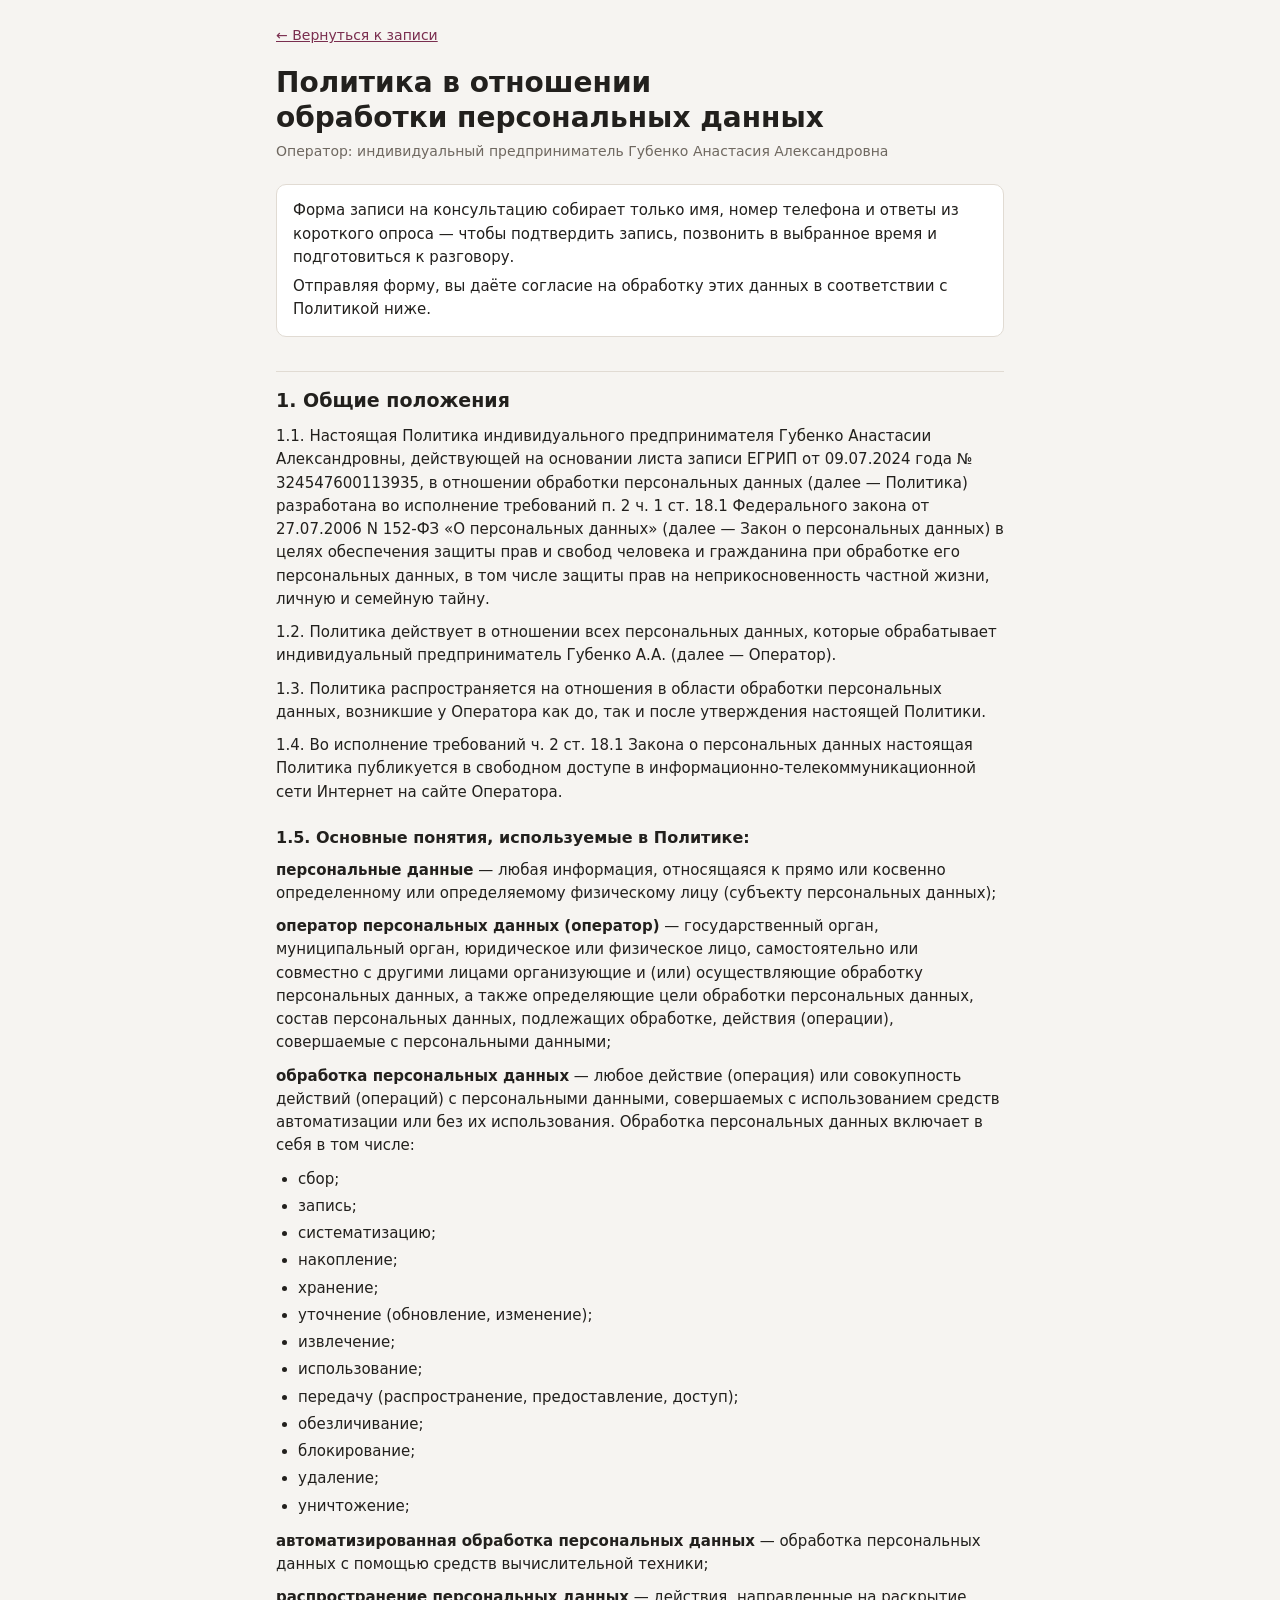
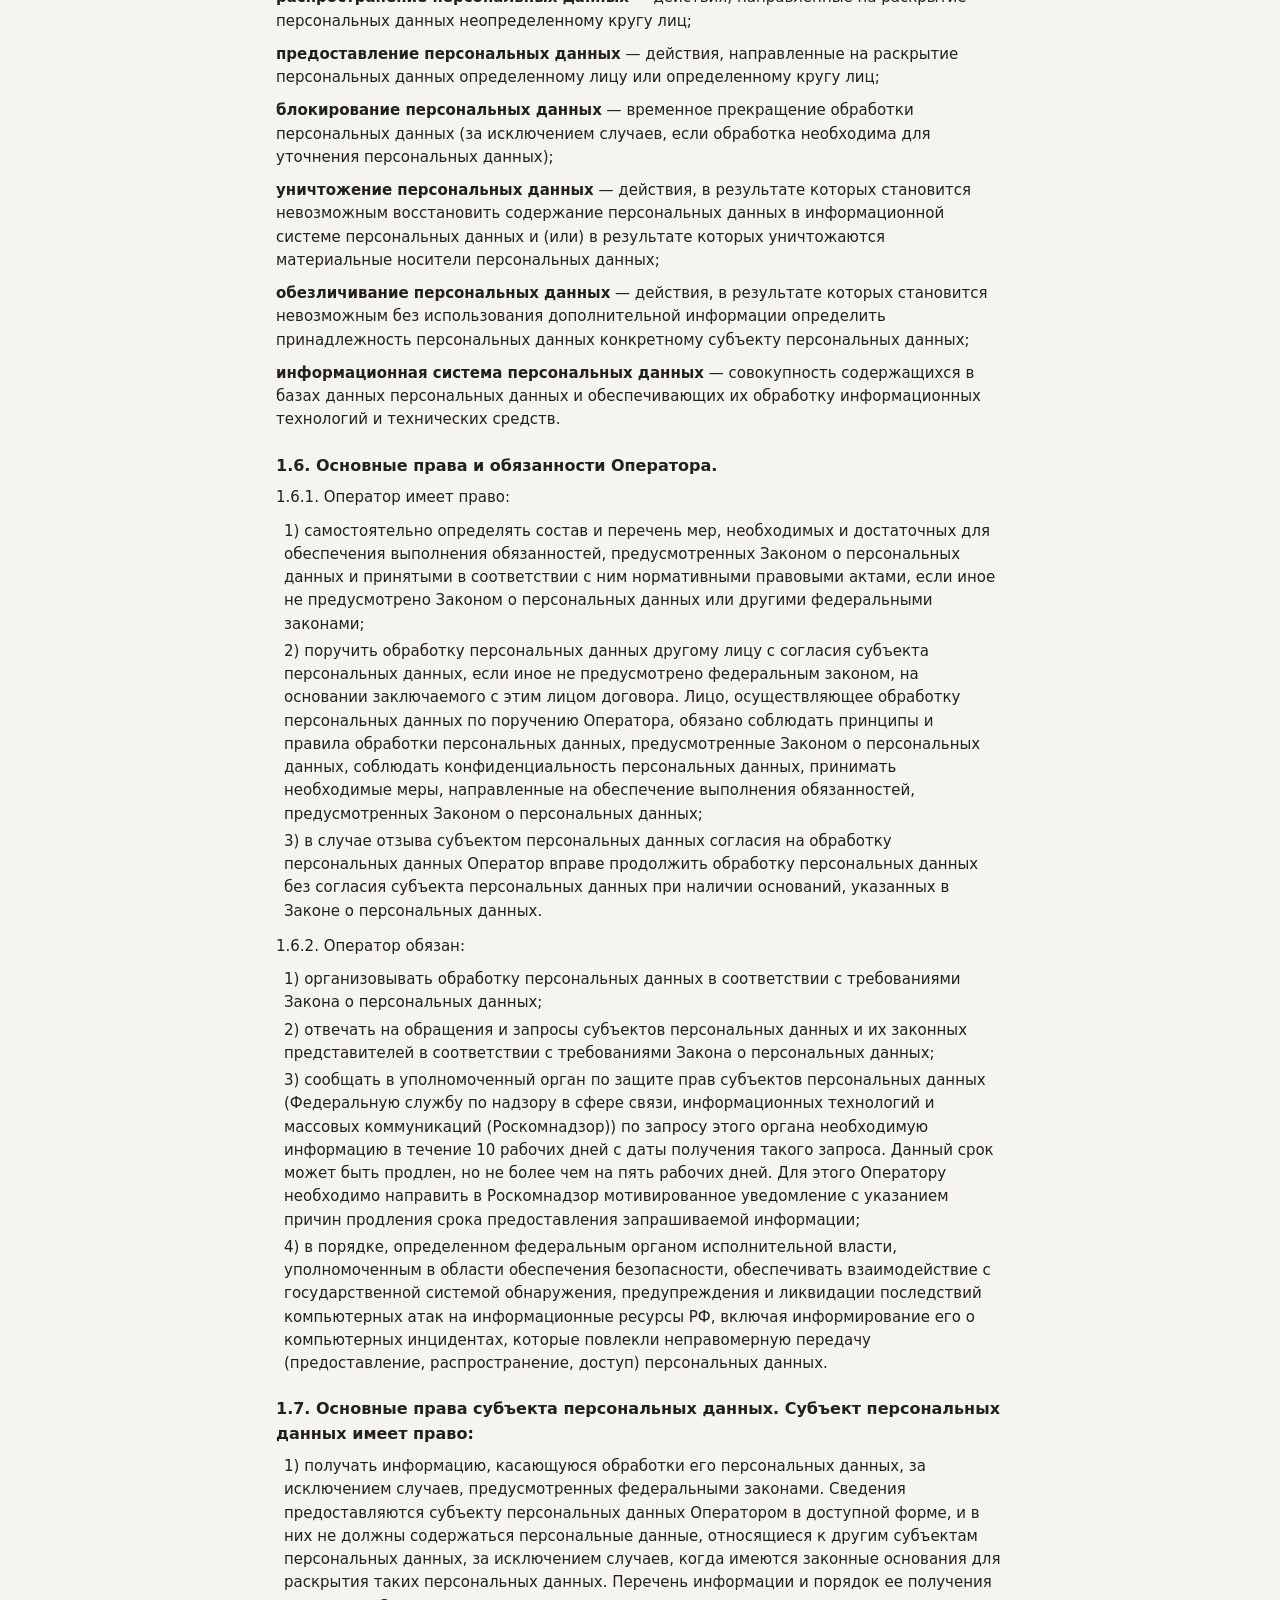
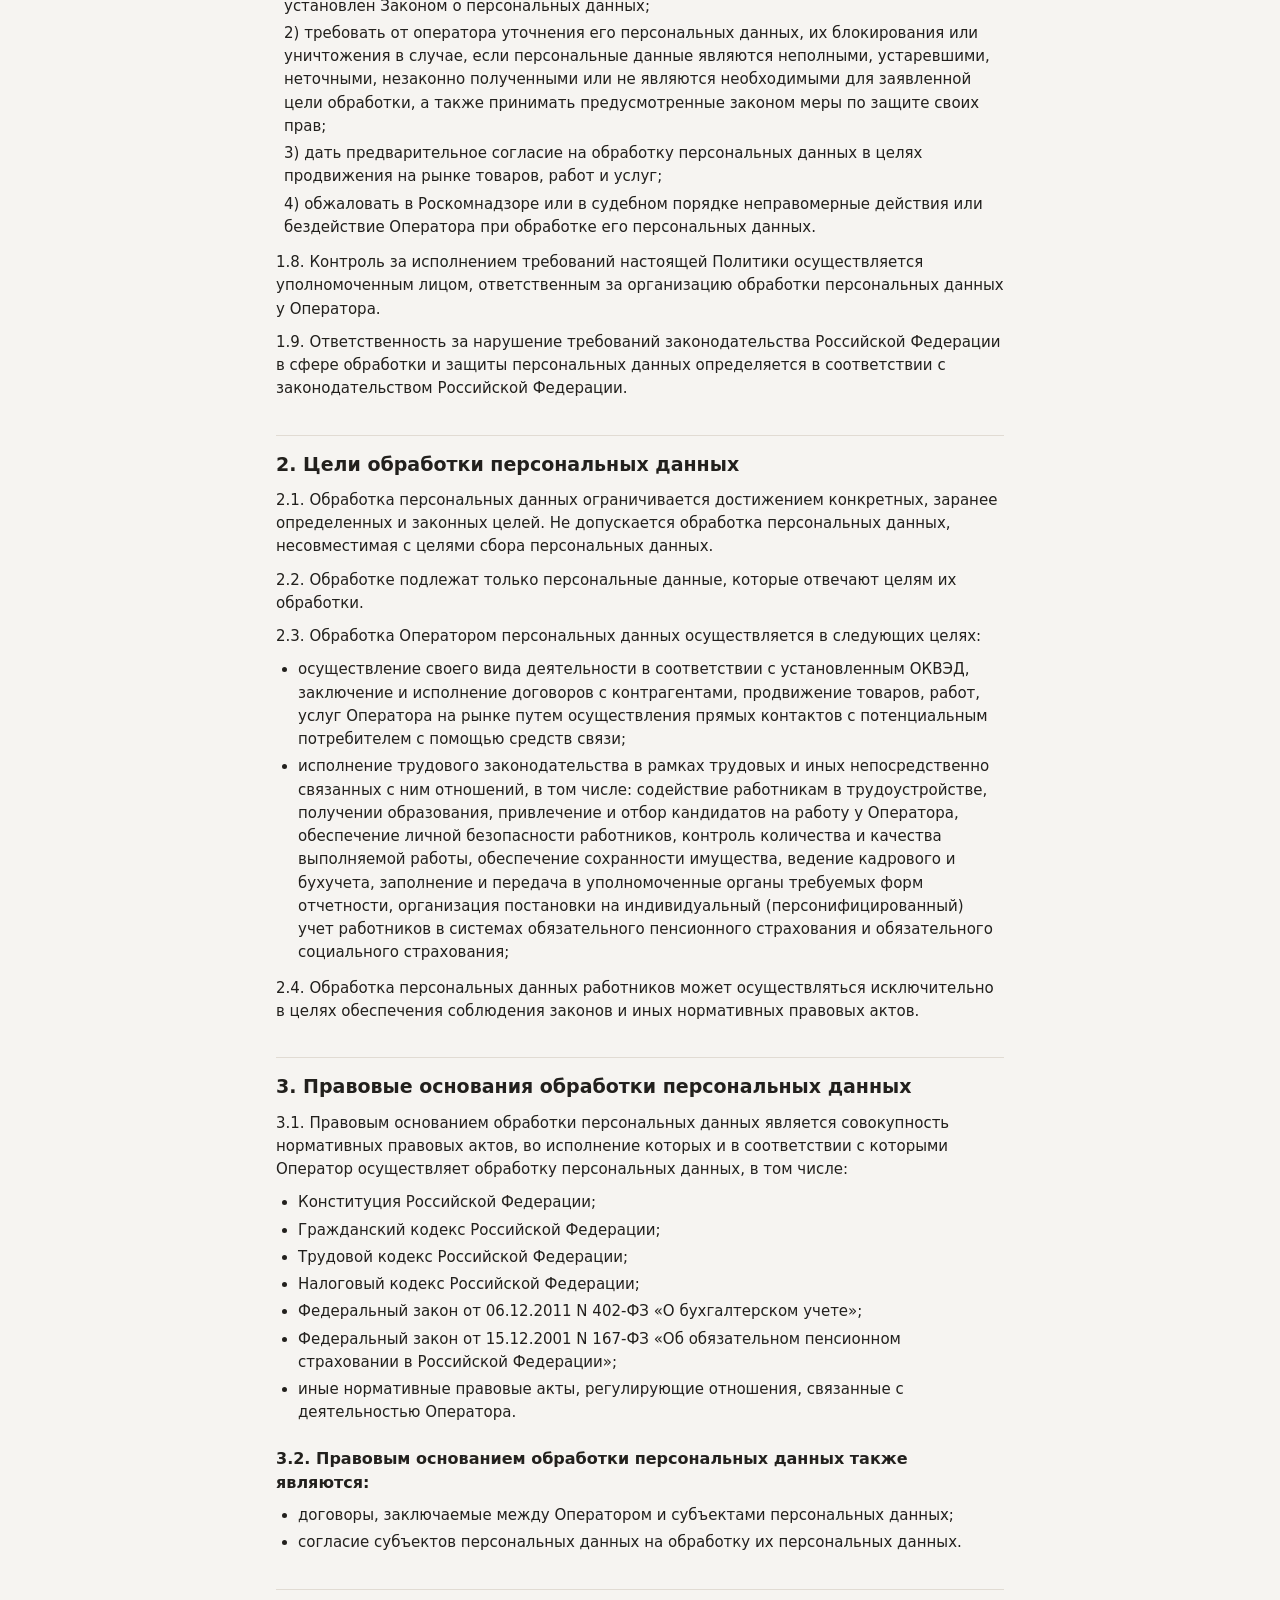
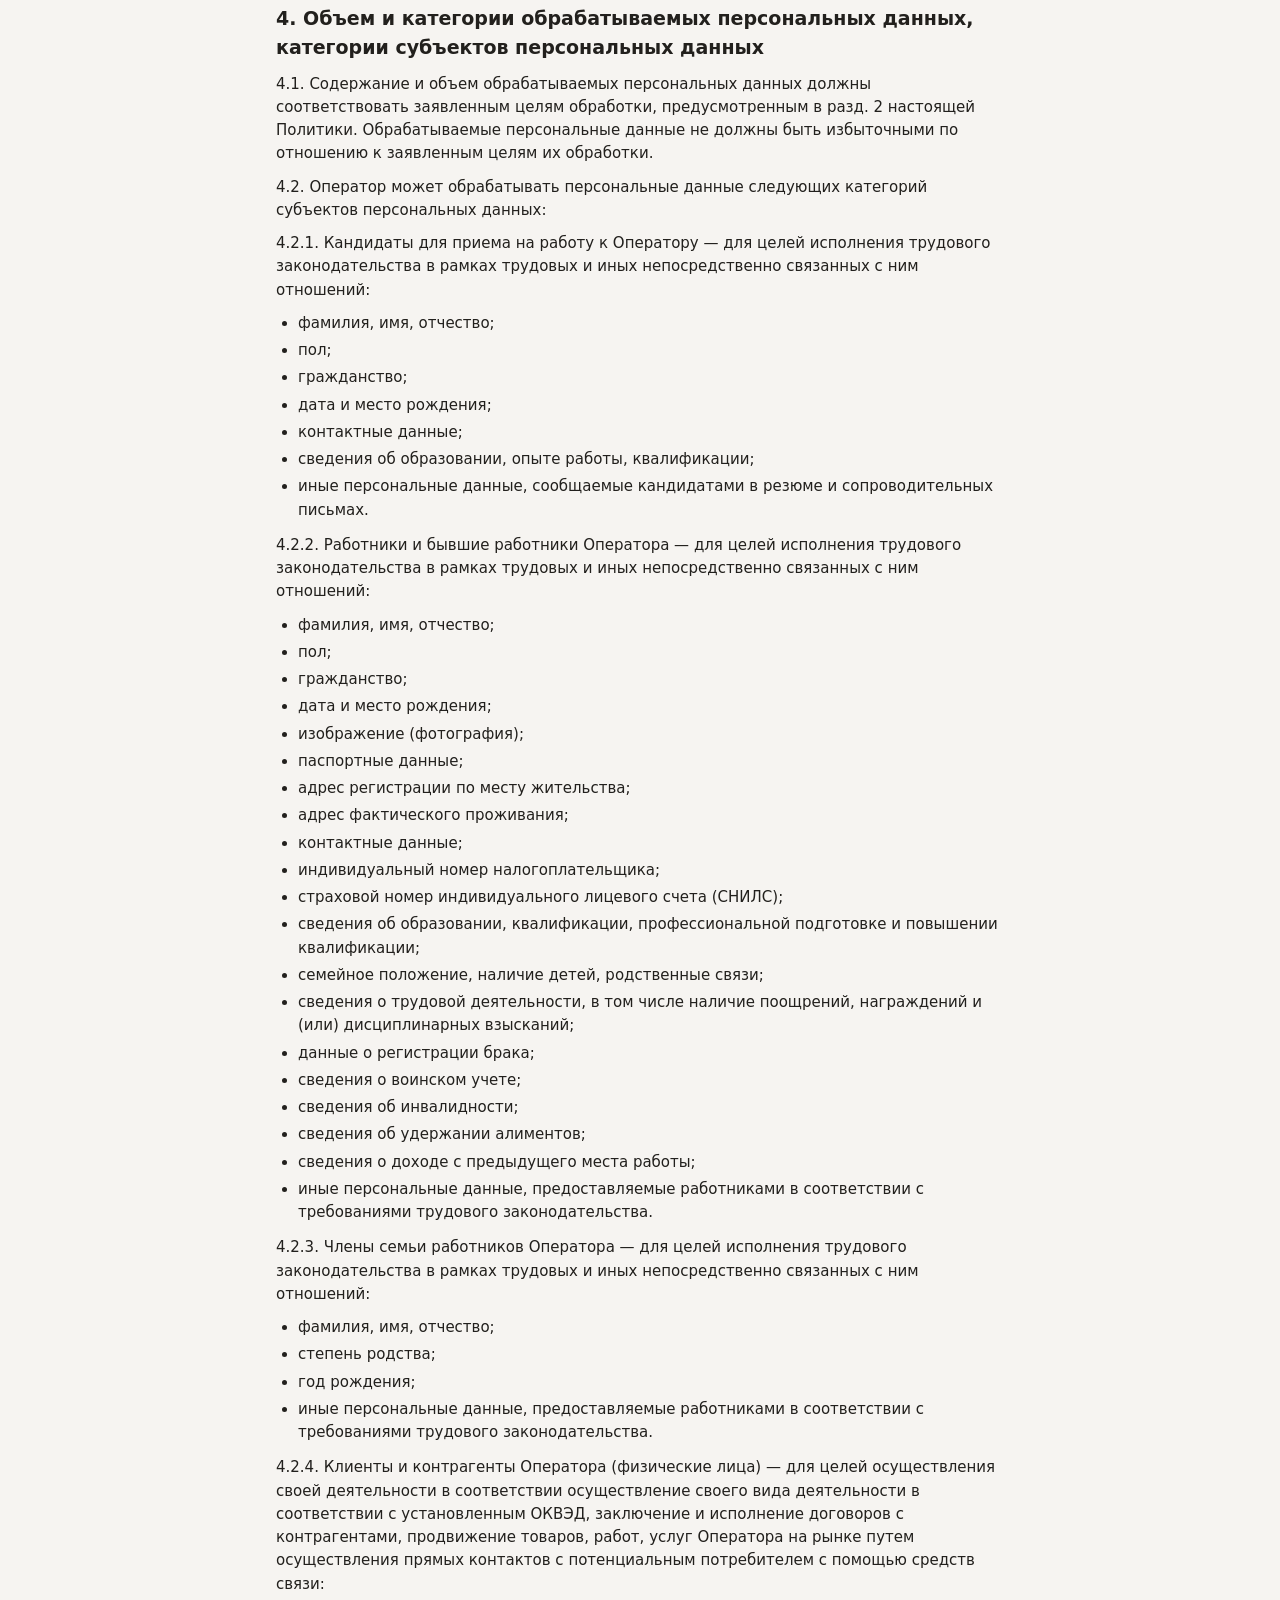
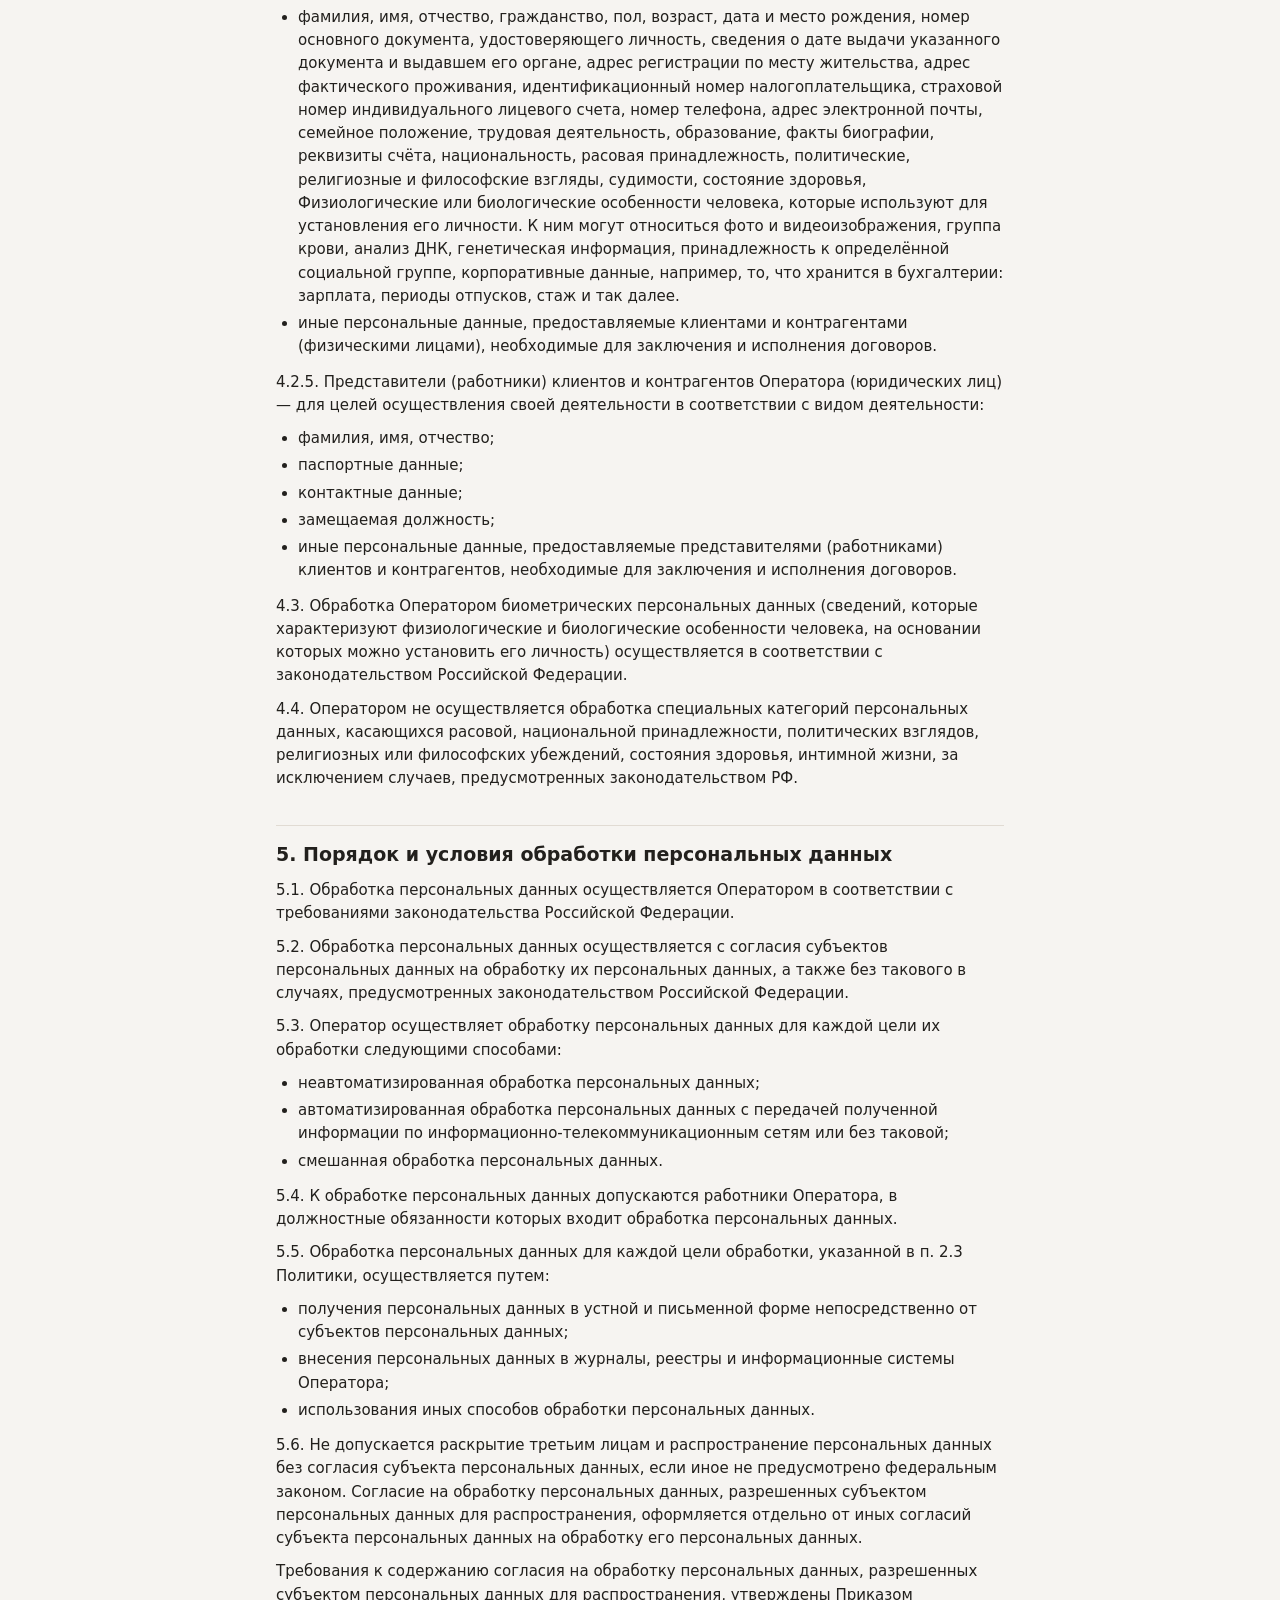
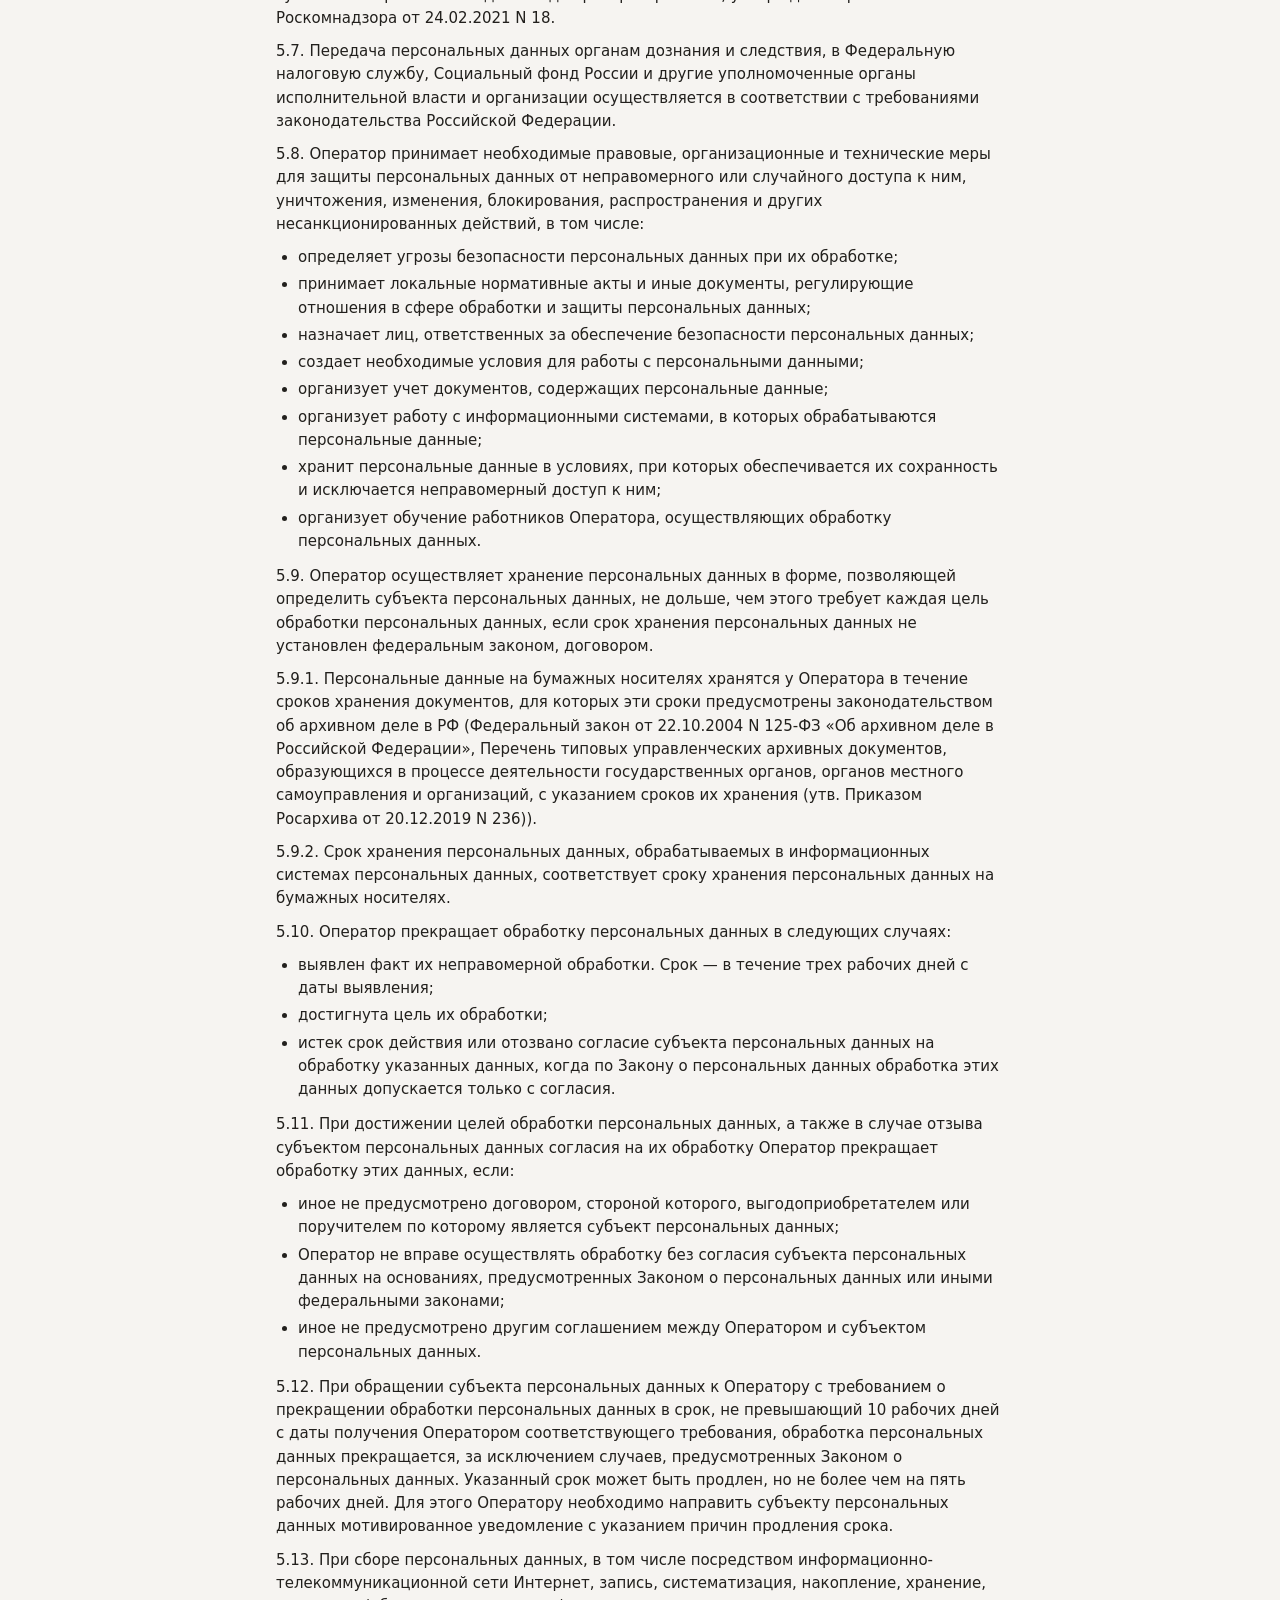
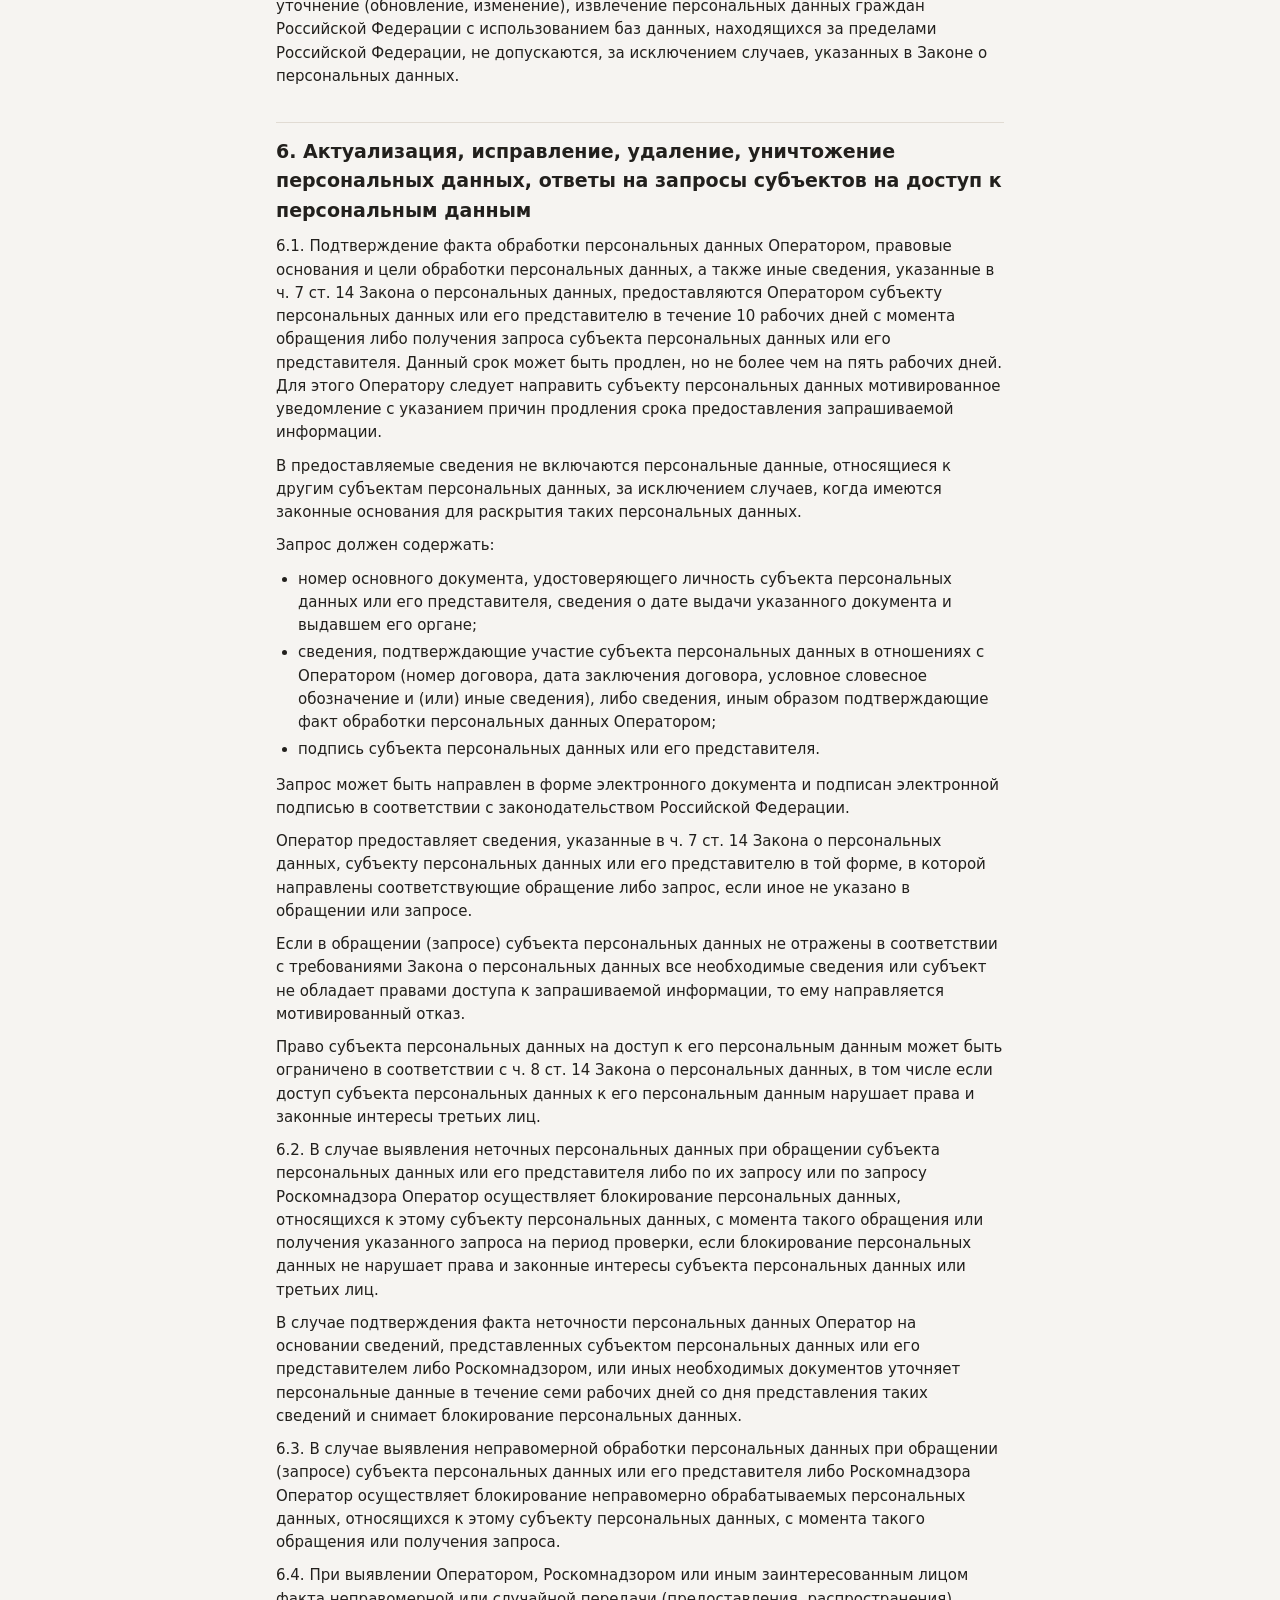
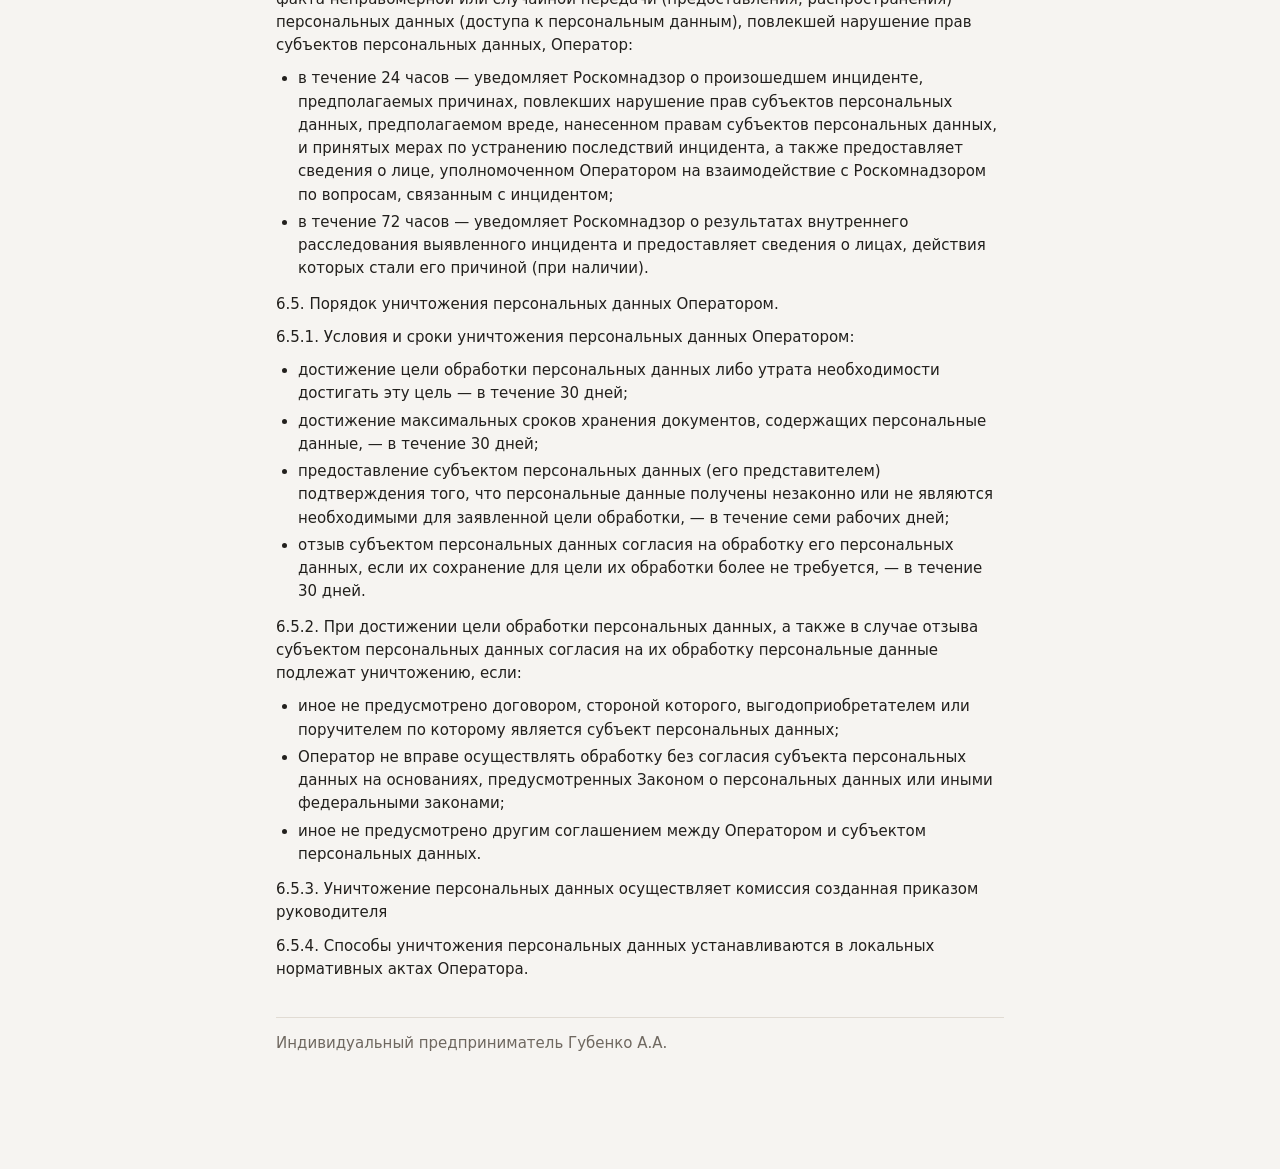
<file: privacy.html>
<!doctype html>
<html lang="ru"><head><meta charset="utf-8"><meta name="viewport" content="width=device-width,initial-scale=1">
<title>Политика обработки персональных данных</title><link rel="stylesheet" href="static/app.css?v=1e77ab91">
<script src="static/demo-api.js?v=5b5696f0"></script>
<style>
body{background:var(--bg)}
main{max-width:760px;margin:0 auto;padding:24px 16px 56px;line-height:1.55}
.back{display:inline-block;font-size:14px;margin-bottom:18px;color:var(--accent)}
h1{font-family:var(--f-display);font-size:clamp(20px,4.6vw,28px);line-height:1.25;margin:0 0 6px}
.op{color:var(--muted);font-size:14px;margin:0 0 22px}
.lead{background:var(--surface);border:1px solid var(--line);border-radius:var(--r);padding:14px 16px;margin:0 0 28px;font-size:15px}
.lead p{margin:0 0 6px} .lead p:last-child{margin:0}
h2{font-size:19px;margin:34px 0 10px;padding-top:14px;border-top:1px solid var(--line)}
h3{font-size:16px;margin:22px 0 8px}
p,li{font-size:15px;overflow-wrap:anywhere}
p{margin:0 0 10px}
ul,ol{margin:0 0 12px;padding-left:22px} ol.num{list-style:none;padding-left:8px} li{margin:0 0 4px}
.term b{font-weight:600}
.sign{margin-top:36px;padding-top:14px;border-top:1px solid var(--line);color:var(--muted)}
</style></head>
<body><main>
<a class="back" href="./">← Вернуться к записи</a>
<h1>Политика в отношении обработки персональных данных</h1>
<p class="op">Оператор: индивидуальный предприниматель Губенко Анастасия Александровна</p>
<div class="lead">
<p>Форма записи на консультацию собирает только имя, номер телефона и ответы из короткого опроса — чтобы подтвердить запись, позвонить в выбранное время и подготовиться к разговору.</p>
<p>Отправляя форму, вы даёте согласие на обработку этих данных в соответствии с Политикой ниже.</p>
</div>
<h2>1. Общие положения</h2>
<p>1.1. Настоящая Политика индивидуального предпринимателя Губенко Анастасии Александровны, действующей на основании листа записи ЕГРИП от 09.07.2024 года № 324547600113935, в отношении обработки персональных данных (далее — Политика) разработана во исполнение требований п. 2 ч. 1 ст. 18.1 Федерального закона от 27.07.2006 N 152-ФЗ «О персональных данных» (далее — Закон о персональных данных) в целях обеспечения защиты прав и свобод человека и гражданина при обработке его персональных данных, в том числе защиты прав на неприкосновенность частной жизни, личную и семейную тайну.</p>
<p>1.2. Политика действует в отношении всех персональных данных, которые обрабатывает индивидуальный предприниматель Губенко А.А. (далее — Оператор).</p>
<p>1.3. Политика распространяется на отношения в области обработки персональных данных, возникшие у Оператора как до, так и после утверждения настоящей Политики.</p>
<p>1.4. Во исполнение требований ч. 2 ст. 18.1 Закона о персональных данных настоящая Политика публикуется в свободном доступе в информационно-телекоммуникационной сети Интернет на сайте Оператора.</p>
<h3>1.5. Основные понятия, используемые в Политике:</h3>
<p class="term"><b>персональные данные</b> — любая информация, относящаяся к прямо или косвенно определенному или определяемому физическому лицу (субъекту персональных данных);</p>
<p class="term"><b>оператор персональных данных (оператор)</b> — государственный орган, муниципальный орган, юридическое или физическое лицо, самостоятельно или совместно с другими лицами организующие и (или) осуществляющие обработку персональных данных, а также определяющие цели обработки персональных данных, состав персональных данных, подлежащих обработке, действия (операции), совершаемые с персональными данными;</p>
<p class="term"><b>обработка персональных данных</b> — любое действие (операция) или совокупность действий (операций) с персональными данными, совершаемых с использованием средств автоматизации или без их использования. Обработка персональных данных включает в себя в том числе:</p>
<ul>
<li>сбор;</li>
<li>запись;</li>
<li>систематизацию;</li>
<li>накопление;</li>
<li>хранение;</li>
<li>уточнение (обновление, изменение);</li>
<li>извлечение;</li>
<li>использование;</li>
<li>передачу (распространение, предоставление, доступ);</li>
<li>обезличивание;</li>
<li>блокирование;</li>
<li>удаление;</li>
<li>уничтожение;</li>
</ul>
<p class="term"><b>автоматизированная обработка персональных данных</b> — обработка персональных данных с помощью средств вычислительной техники;</p>
<p class="term"><b>распространение персональных данных</b> — действия, направленные на раскрытие персональных данных неопределенному кругу лиц;</p>
<p class="term"><b>предоставление персональных данных</b> — действия, направленные на раскрытие персональных данных определенному лицу или определенному кругу лиц;</p>
<p class="term"><b>блокирование персональных данных</b> — временное прекращение обработки персональных данных (за исключением случаев, если обработка необходима для уточнения персональных данных);</p>
<p class="term"><b>уничтожение персональных данных</b> — действия, в результате которых становится невозможным восстановить содержание персональных данных в информационной системе персональных данных и (или) в результате которых уничтожаются материальные носители персональных данных;</p>
<p class="term"><b>обезличивание персональных данных</b> — действия, в результате которых становится невозможным без использования дополнительной информации определить принадлежность персональных данных конкретному субъекту персональных данных;</p>
<p class="term"><b>информационная система персональных данных</b> — совокупность содержащихся в базах данных персональных данных и обеспечивающих их обработку информационных технологий и технических средств.</p>
<h3>1.6. Основные права и обязанности Оператора.</h3>
<p>1.6.1. Оператор имеет право:</p>
<ol class="num">
<li>1) самостоятельно определять состав и перечень мер, необходимых и достаточных для обеспечения выполнения обязанностей, предусмотренных Законом о персональных данных и принятыми в соответствии с ним нормативными правовыми актами, если иное не предусмотрено Законом о персональных данных или другими федеральными законами;</li>
<li>2) поручить обработку персональных данных другому лицу с согласия субъекта персональных данных, если иное не предусмотрено федеральным законом, на основании заключаемого с этим лицом договора. Лицо, осуществляющее обработку персональных данных по поручению Оператора, обязано соблюдать принципы и правила обработки персональных данных, предусмотренные Законом о персональных данных, соблюдать конфиденциальность персональных данных, принимать необходимые меры, направленные на обеспечение выполнения обязанностей, предусмотренных Законом о персональных данных;</li>
<li>3) в случае отзыва субъектом персональных данных согласия на обработку персональных данных Оператор вправе продолжить обработку персональных данных без согласия субъекта персональных данных при наличии оснований, указанных в Законе о персональных данных.</li>
</ol>
<p>1.6.2. Оператор обязан:</p>
<ol class="num">
<li>1) организовывать обработку персональных данных в соответствии с требованиями Закона о персональных данных;</li>
<li>2) отвечать на обращения и запросы субъектов персональных данных и их законных представителей в соответствии с требованиями Закона о персональных данных;</li>
<li>3) сообщать в уполномоченный орган по защите прав субъектов персональных данных (Федеральную службу по надзору в сфере связи, информационных технологий и массовых коммуникаций (Роскомнадзор)) по запросу этого органа необходимую информацию в течение 10 рабочих дней с даты получения такого запроса. Данный срок может быть продлен, но не более чем на пять рабочих дней. Для этого Оператору необходимо направить в Роскомнадзор мотивированное уведомление с указанием причин продления срока предоставления запрашиваемой информации;</li>
<li>4) в порядке, определенном федеральным органом исполнительной власти, уполномоченным в области обеспечения безопасности, обеспечивать взаимодействие с государственной системой обнаружения, предупреждения и ликвидации последствий компьютерных атак на информационные ресурсы РФ, включая информирование его о компьютерных инцидентах, которые повлекли неправомерную передачу (предоставление, распространение, доступ) персональных данных.</li>
</ol>
<h3>1.7. Основные права субъекта персональных данных. Субъект персональных данных имеет право:</h3>
<ol class="num">
<li>1) получать информацию, касающуюся обработки его персональных данных, за исключением случаев, предусмотренных федеральными законами. Сведения предоставляются субъекту персональных данных Оператором в доступной форме, и в них не должны содержаться персональные данные, относящиеся к другим субъектам персональных данных, за исключением случаев, когда имеются законные основания для раскрытия таких персональных данных. Перечень информации и порядок ее получения установлен Законом о персональных данных;</li>
<li>2) требовать от оператора уточнения его персональных данных, их блокирования или уничтожения в случае, если персональные данные являются неполными, устаревшими, неточными, незаконно полученными или не являются необходимыми для заявленной цели обработки, а также принимать предусмотренные законом меры по защите своих прав;</li>
<li>3) дать предварительное согласие на обработку персональных данных в целях продвижения на рынке товаров, работ и услуг;</li>
<li>4) обжаловать в Роскомнадзоре или в судебном порядке неправомерные действия или бездействие Оператора при обработке его персональных данных.</li>
</ol>
<p>1.8. Контроль за исполнением требований настоящей Политики осуществляется уполномоченным лицом, ответственным за организацию обработки персональных данных у Оператора.</p>
<p>1.9. Ответственность за нарушение требований законодательства Российской Федерации в сфере обработки и защиты персональных данных определяется в соответствии с законодательством Российской Федерации.</p>
<h2>2. Цели обработки персональных данных</h2>
<p>2.1. Обработка персональных данных ограничивается достижением конкретных, заранее определенных и законных целей. Не допускается обработка персональных данных, несовместимая с целями сбора персональных данных.</p>
<p>2.2. Обработке подлежат только персональные данные, которые отвечают целям их обработки.</p>
<p>2.3. Обработка Оператором персональных данных осуществляется в следующих целях:</p>
<ul>
<li>осуществление своего вида деятельности в соответствии с установленным ОКВЭД, заключение и исполнение договоров с контрагентами, продвижение товаров, работ, услуг Оператора на рынке путем осуществления прямых контактов с потенциальным потребителем с помощью средств связи;</li>
<li>исполнение трудового законодательства в рамках трудовых и иных непосредственно связанных с ним отношений, в том числе: содействие работникам в трудоустройстве, получении образования, привлечение и отбор кандидатов на работу у Оператора, обеспечение личной безопасности работников, контроль количества и качества выполняемой работы, обеспечение сохранности имущества, ведение кадрового и бухучета, заполнение и передача в уполномоченные органы требуемых форм отчетности, организация постановки на индивидуальный (персонифицированный) учет работников в системах обязательного пенсионного страхования и обязательного социального страхования;</li>
</ul>
<p>2.4. Обработка персональных данных работников может осуществляться исключительно в целях обеспечения соблюдения законов и иных нормативных правовых актов.</p>
<h2>3. Правовые основания обработки персональных данных</h2>
<p>3.1. Правовым основанием обработки персональных данных является совокупность нормативных правовых актов, во исполнение которых и в соответствии с которыми Оператор осуществляет обработку персональных данных, в том числе:</p>
<ul>
<li>Конституция Российской Федерации;</li>
<li>Гражданский кодекс Российской Федерации;</li>
<li>Трудовой кодекс Российской Федерации;</li>
<li>Налоговый кодекс Российской Федерации;</li>
<li>Федеральный закон от 06.12.2011 N 402-ФЗ «О бухгалтерском учете»;</li>
<li>Федеральный закон от 15.12.2001 N 167-ФЗ «Об обязательном пенсионном страховании в Российской Федерации»;</li>
<li>иные нормативные правовые акты, регулирующие отношения, связанные с деятельностью Оператора.</li>
</ul>
<h3>3.2. Правовым основанием обработки персональных данных также являются:</h3>
<ul>
<li>договоры, заключаемые между Оператором и субъектами персональных данных;</li>
<li>согласие субъектов персональных данных на обработку их персональных данных.</li>
</ul>
<h2>4. Объем и категории обрабатываемых персональных данных, категории субъектов персональных данных</h2>
<p>4.1. Содержание и объем обрабатываемых персональных данных должны соответствовать заявленным целям обработки, предусмотренным в разд. 2 настоящей Политики. Обрабатываемые персональные данные не должны быть избыточными по отношению к заявленным целям их обработки.</p>
<p>4.2. Оператор может обрабатывать персональные данные следующих категорий субъектов персональных данных:</p>
<p>4.2.1. Кандидаты для приема на работу к Оператору — для целей исполнения трудового законодательства в рамках трудовых и иных непосредственно связанных с ним отношений:</p>
<ul>
<li>фамилия, имя, отчество;</li>
<li>пол;</li>
<li>гражданство;</li>
<li>дата и место рождения;</li>
<li>контактные данные;</li>
<li>сведения об образовании, опыте работы, квалификации;</li>
<li>иные персональные данные, сообщаемые кандидатами в резюме и сопроводительных письмах.</li>
</ul>
<p>4.2.2. Работники и бывшие работники Оператора — для целей исполнения трудового законодательства в рамках трудовых и иных непосредственно связанных с ним отношений:</p>
<ul>
<li>фамилия, имя, отчество;</li>
<li>пол;</li>
<li>гражданство;</li>
<li>дата и место рождения;</li>
<li>изображение (фотография);</li>
<li>паспортные данные;</li>
<li>адрес регистрации по месту жительства;</li>
<li>адрес фактического проживания;</li>
<li>контактные данные;</li>
<li>индивидуальный номер налогоплательщика;</li>
<li>страховой номер индивидуального лицевого счета (СНИЛС);</li>
<li>сведения об образовании, квалификации, профессиональной подготовке и повышении квалификации;</li>
<li>семейное положение, наличие детей, родственные связи;</li>
<li>сведения о трудовой деятельности, в том числе наличие поощрений, награждений и (или) дисциплинарных взысканий;</li>
<li>данные о регистрации брака;</li>
<li>сведения о воинском учете;</li>
<li>сведения об инвалидности;</li>
<li>сведения об удержании алиментов;</li>
<li>сведения о доходе с предыдущего места работы;</li>
<li>иные персональные данные, предоставляемые работниками в соответствии с требованиями трудового законодательства.</li>
</ul>
<p>4.2.3. Члены семьи работников Оператора — для целей исполнения трудового законодательства в рамках трудовых и иных непосредственно связанных с ним отношений:</p>
<ul>
<li>фамилия, имя, отчество;</li>
<li>степень родства;</li>
<li>год рождения;</li>
<li>иные персональные данные, предоставляемые работниками в соответствии с требованиями трудового законодательства.</li>
</ul>
<p>4.2.4. Клиенты и контрагенты Оператора (физические лица) — для целей осуществления своей деятельности в соответствии осуществление своего вида деятельности в соответствии с установленным ОКВЭД, заключение и исполнение договоров с контрагентами, продвижение товаров, работ, услуг Оператора на рынке путем осуществления прямых контактов с потенциальным потребителем с помощью средств связи:</p>
<ul>
<li>фамилия, имя, отчество, гражданство, пол, возраст, дата и место рождения, номер основного документа, удостоверяющего личность, сведения о дате выдачи указанного документа и выдавшем его органе, адрес регистрации по месту жительства, адрес фактического проживания, идентификационный номер налогоплательщика, страховой номер индивидуального лицевого счета, номер телефона, адрес электронной почты, семейное положение, трудовая деятельность, образование, факты биографии, реквизиты счёта, национальность, расовая принадлежность, политические, религиозные и философские взгляды, судимости, состояние здоровья, Физиологические или биологические особенности человека, которые используют для установления его личности. К ним могут относиться фото и видеоизображения, группа крови, анализ ДНК, генетическая информация, принадлежность к определённой социальной группе, корпоративные данные, например, то, что хранится в бухгалтерии: зарплата, периоды отпусков, стаж и так далее.</li>
<li>иные персональные данные, предоставляемые клиентами и контрагентами (физическими лицами), необходимые для заключения и исполнения договоров.</li>
</ul>
<p>4.2.5. Представители (работники) клиентов и контрагентов Оператора (юридических лиц) — для целей осуществления своей деятельности в соответствии с видом деятельности:</p>
<ul>
<li>фамилия, имя, отчество;</li>
<li>паспортные данные;</li>
<li>контактные данные;</li>
<li>замещаемая должность;</li>
<li>иные персональные данные, предоставляемые представителями (работниками) клиентов и контрагентов, необходимые для заключения и исполнения договоров.</li>
</ul>
<p>4.3. Обработка Оператором биометрических персональных данных (сведений, которые характеризуют физиологические и биологические особенности человека, на основании которых можно установить его личность) осуществляется в соответствии с законодательством Российской Федерации.</p>
<p>4.4. Оператором не осуществляется обработка специальных категорий персональных данных, касающихся расовой, национальной принадлежности, политических взглядов, религиозных или философских убеждений, состояния здоровья, интимной жизни, за исключением случаев, предусмотренных законодательством РФ.</p>
<h2>5. Порядок и условия обработки персональных данных</h2>
<p>5.1. Обработка персональных данных осуществляется Оператором в соответствии с требованиями законодательства Российской Федерации.</p>
<p>5.2. Обработка персональных данных осуществляется с согласия субъектов персональных данных на обработку их персональных данных, а также без такового в случаях, предусмотренных законодательством Российской Федерации.</p>
<p>5.3. Оператор осуществляет обработку персональных данных для каждой цели их обработки следующими способами:</p>
<ul>
<li>неавтоматизированная обработка персональных данных;</li>
<li>автоматизированная обработка персональных данных с передачей полученной информации по информационно-телекоммуникационным сетям или без таковой;</li>
<li>смешанная обработка персональных данных.</li>
</ul>
<p>5.4. К обработке персональных данных допускаются работники Оператора, в должностные обязанности которых входит обработка персональных данных.</p>
<p>5.5. Обработка персональных данных для каждой цели обработки, указанной в п. 2.3 Политики, осуществляется путем:</p>
<ul>
<li>получения персональных данных в устной и письменной форме непосредственно от субъектов персональных данных;</li>
<li>внесения персональных данных в журналы, реестры и информационные системы Оператора;</li>
<li>использования иных способов обработки персональных данных.</li>
</ul>
<p>5.6. Не допускается раскрытие третьим лицам и распространение персональных данных без согласия субъекта персональных данных, если иное не предусмотрено федеральным законом. Согласие на обработку персональных данных, разрешенных субъектом персональных данных для распространения, оформляется отдельно от иных согласий субъекта персональных данных на обработку его персональных данных.</p>
<p>Требования к содержанию согласия на обработку персональных данных, разрешенных субъектом персональных данных для распространения, утверждены Приказом Роскомнадзора от 24.02.2021 N 18.</p>
<p>5.7. Передача персональных данных органам дознания и следствия, в Федеральную налоговую службу, Социальный фонд России и другие уполномоченные органы исполнительной власти и организации осуществляется в соответствии с требованиями законодательства Российской Федерации.</p>
<p>5.8. Оператор принимает необходимые правовые, организационные и технические меры для защиты персональных данных от неправомерного или случайного доступа к ним, уничтожения, изменения, блокирования, распространения и других несанкционированных действий, в том числе:</p>
<ul>
<li>определяет угрозы безопасности персональных данных при их обработке;</li>
<li>принимает локальные нормативные акты и иные документы, регулирующие отношения в сфере обработки и защиты персональных данных;</li>
<li>назначает лиц, ответственных за обеспечение безопасности персональных данных;</li>
<li>создает необходимые условия для работы с персональными данными;</li>
<li>организует учет документов, содержащих персональные данные;</li>
<li>организует работу с информационными системами, в которых обрабатываются персональные данные;</li>
<li>хранит персональные данные в условиях, при которых обеспечивается их сохранность и исключается неправомерный доступ к ним;</li>
<li>организует обучение работников Оператора, осуществляющих обработку персональных данных.</li>
</ul>
<p>5.9. Оператор осуществляет хранение персональных данных в форме, позволяющей определить субъекта персональных данных, не дольше, чем этого требует каждая цель обработки персональных данных, если срок хранения персональных данных не установлен федеральным законом, договором.</p>
<p>5.9.1. Персональные данные на бумажных носителях хранятся у Оператора в течение сроков хранения документов, для которых эти сроки предусмотрены законодательством об архивном деле в РФ (Федеральный закон от 22.10.2004 N 125-ФЗ «Об архивном деле в Российской Федерации», Перечень типовых управленческих архивных документов, образующихся в процессе деятельности государственных органов, органов местного самоуправления и организаций, с указанием сроков их хранения (утв. Приказом Росархива от 20.12.2019 N 236)).</p>
<p>5.9.2. Срок хранения персональных данных, обрабатываемых в информационных системах персональных данных, соответствует сроку хранения персональных данных на бумажных носителях.</p>
<p>5.10. Оператор прекращает обработку персональных данных в следующих случаях:</p>
<ul>
<li>выявлен факт их неправомерной обработки. Срок — в течение трех рабочих дней с даты выявления;</li>
<li>достигнута цель их обработки;</li>
<li>истек срок действия или отозвано согласие субъекта персональных данных на обработку указанных данных, когда по Закону о персональных данных обработка этих данных допускается только с согласия.</li>
</ul>
<p>5.11. При достижении целей обработки персональных данных, а также в случае отзыва субъектом персональных данных согласия на их обработку Оператор прекращает обработку этих данных, если:</p>
<ul>
<li>иное не предусмотрено договором, стороной которого, выгодоприобретателем или поручителем по которому является субъект персональных данных;</li>
<li>Оператор не вправе осуществлять обработку без согласия субъекта персональных данных на основаниях, предусмотренных Законом о персональных данных или иными федеральными законами;</li>
<li>иное не предусмотрено другим соглашением между Оператором и субъектом персональных данных.</li>
</ul>
<p>5.12. При обращении субъекта персональных данных к Оператору с требованием о прекращении обработки персональных данных в срок, не превышающий 10 рабочих дней с даты получения Оператором соответствующего требования, обработка персональных данных прекращается, за исключением случаев, предусмотренных Законом о персональных данных. Указанный срок может быть продлен, но не более чем на пять рабочих дней. Для этого Оператору необходимо направить субъекту персональных данных мотивированное уведомление с указанием причин продления срока.</p>
<p>5.13. При сборе персональных данных, в том числе посредством информационно-телекоммуникационной сети Интернет, запись, систематизация, накопление, хранение, уточнение (обновление, изменение), извлечение персональных данных граждан Российской Федерации с использованием баз данных, находящихся за пределами Российской Федерации, не допускаются, за исключением случаев, указанных в Законе о персональных данных.</p>
<h2>6. Актуализация, исправление, удаление, уничтожение персональных данных, ответы на запросы субъектов на доступ к персональным данным</h2>
<p>6.1. Подтверждение факта обработки персональных данных Оператором, правовые основания и цели обработки персональных данных, а также иные сведения, указанные в ч. 7 ст. 14 Закона о персональных данных, предоставляются Оператором субъекту персональных данных или его представителю в течение 10 рабочих дней с момента обращения либо получения запроса субъекта персональных данных или его представителя. Данный срок может быть продлен, но не более чем на пять рабочих дней. Для этого Оператору следует направить субъекту персональных данных мотивированное уведомление с указанием причин продления срока предоставления запрашиваемой информации.</p>
<p>В предоставляемые сведения не включаются персональные данные, относящиеся к другим субъектам персональных данных, за исключением случаев, когда имеются законные основания для раскрытия таких персональных данных.</p>
<p>Запрос должен содержать:</p>
<ul>
<li>номер основного документа, удостоверяющего личность субъекта персональных данных или его представителя, сведения о дате выдачи указанного документа и выдавшем его органе;</li>
<li>сведения, подтверждающие участие субъекта персональных данных в отношениях с Оператором (номер договора, дата заключения договора, условное словесное обозначение и (или) иные сведения), либо сведения, иным образом подтверждающие факт обработки персональных данных Оператором;</li>
<li>подпись субъекта персональных данных или его представителя.</li>
</ul>
<p>Запрос может быть направлен в форме электронного документа и подписан электронной подписью в соответствии с законодательством Российской Федерации.</p>
<p>Оператор предоставляет сведения, указанные в ч. 7 ст. 14 Закона о персональных данных, субъекту персональных данных или его представителю в той форме, в которой направлены соответствующие обращение либо запрос, если иное не указано в обращении или запросе.</p>
<p>Если в обращении (запросе) субъекта персональных данных не отражены в соответствии с требованиями Закона о персональных данных все необходимые сведения или субъект не обладает правами доступа к запрашиваемой информации, то ему направляется мотивированный отказ.</p>
<p>Право субъекта персональных данных на доступ к его персональным данным может быть ограничено в соответствии с ч. 8 ст. 14 Закона о персональных данных, в том числе если доступ субъекта персональных данных к его персональным данным нарушает права и законные интересы третьих лиц.</p>
<p>6.2. В случае выявления неточных персональных данных при обращении субъекта персональных данных или его представителя либо по их запросу или по запросу Роскомнадзора Оператор осуществляет блокирование персональных данных, относящихся к этому субъекту персональных данных, с момента такого обращения или получения указанного запроса на период проверки, если блокирование персональных данных не нарушает права и законные интересы субъекта персональных данных или третьих лиц.</p>
<p>В случае подтверждения факта неточности персональных данных Оператор на основании сведений, представленных субъектом персональных данных или его представителем либо Роскомнадзором, или иных необходимых документов уточняет персональные данные в течение семи рабочих дней со дня представления таких сведений и снимает блокирование персональных данных.</p>
<p>6.3. В случае выявления неправомерной обработки персональных данных при обращении (запросе) субъекта персональных данных или его представителя либо Роскомнадзора Оператор осуществляет блокирование неправомерно обрабатываемых персональных данных, относящихся к этому субъекту персональных данных, с момента такого обращения или получения запроса.</p>
<p>6.4. При выявлении Оператором, Роскомнадзором или иным заинтересованным лицом факта неправомерной или случайной передачи (предоставления, распространения) персональных данных (доступа к персональным данным), повлекшей нарушение прав субъектов персональных данных, Оператор:</p>
<ul>
<li>в течение 24 часов — уведомляет Роскомнадзор о произошедшем инциденте, предполагаемых причинах, повлекших нарушение прав субъектов персональных данных, предполагаемом вреде, нанесенном правам субъектов персональных данных, и принятых мерах по устранению последствий инцидента, а также предоставляет сведения о лице, уполномоченном Оператором на взаимодействие с Роскомнадзором по вопросам, связанным с инцидентом;</li>
<li>в течение 72 часов — уведомляет Роскомнадзор о результатах внутреннего расследования выявленного инцидента и предоставляет сведения о лицах, действия которых стали его причиной (при наличии).</li>
</ul>
<p>6.5. Порядок уничтожения персональных данных Оператором.</p>
<p>6.5.1. Условия и сроки уничтожения персональных данных Оператором:</p>
<ul>
<li>достижение цели обработки персональных данных либо утрата необходимости достигать эту цель — в течение 30 дней;</li>
<li>достижение максимальных сроков хранения документов, содержащих персональные данные, — в течение 30 дней;</li>
<li>предоставление субъектом персональных данных (его представителем) подтверждения того, что персональные данные получены незаконно или не являются необходимыми для заявленной цели обработки, — в течение семи рабочих дней;</li>
<li>отзыв субъектом персональных данных согласия на обработку его персональных данных, если их сохранение для цели их обработки более не требуется, — в течение 30 дней.</li>
</ul>
<p>6.5.2. При достижении цели обработки персональных данных, а также в случае отзыва субъектом персональных данных согласия на их обработку персональные данные подлежат уничтожению, если:</p>
<ul>
<li>иное не предусмотрено договором, стороной которого, выгодоприобретателем или поручителем по которому является субъект персональных данных;</li>
<li>Оператор не вправе осуществлять обработку без согласия субъекта персональных данных на основаниях, предусмотренных Законом о персональных данных или иными федеральными законами;</li>
<li>иное не предусмотрено другим соглашением между Оператором и субъектом персональных данных.</li>
</ul>
<p>6.5.3. Уничтожение персональных данных осуществляет комиссия созданная приказом руководителя</p>
<p>6.5.4. Способы уничтожения персональных данных устанавливаются в локальных нормативных актах Оператора.</p>
<p class="sign">Индивидуальный предприниматель Губенко А.А.</p>
</main></body></html>
</file>
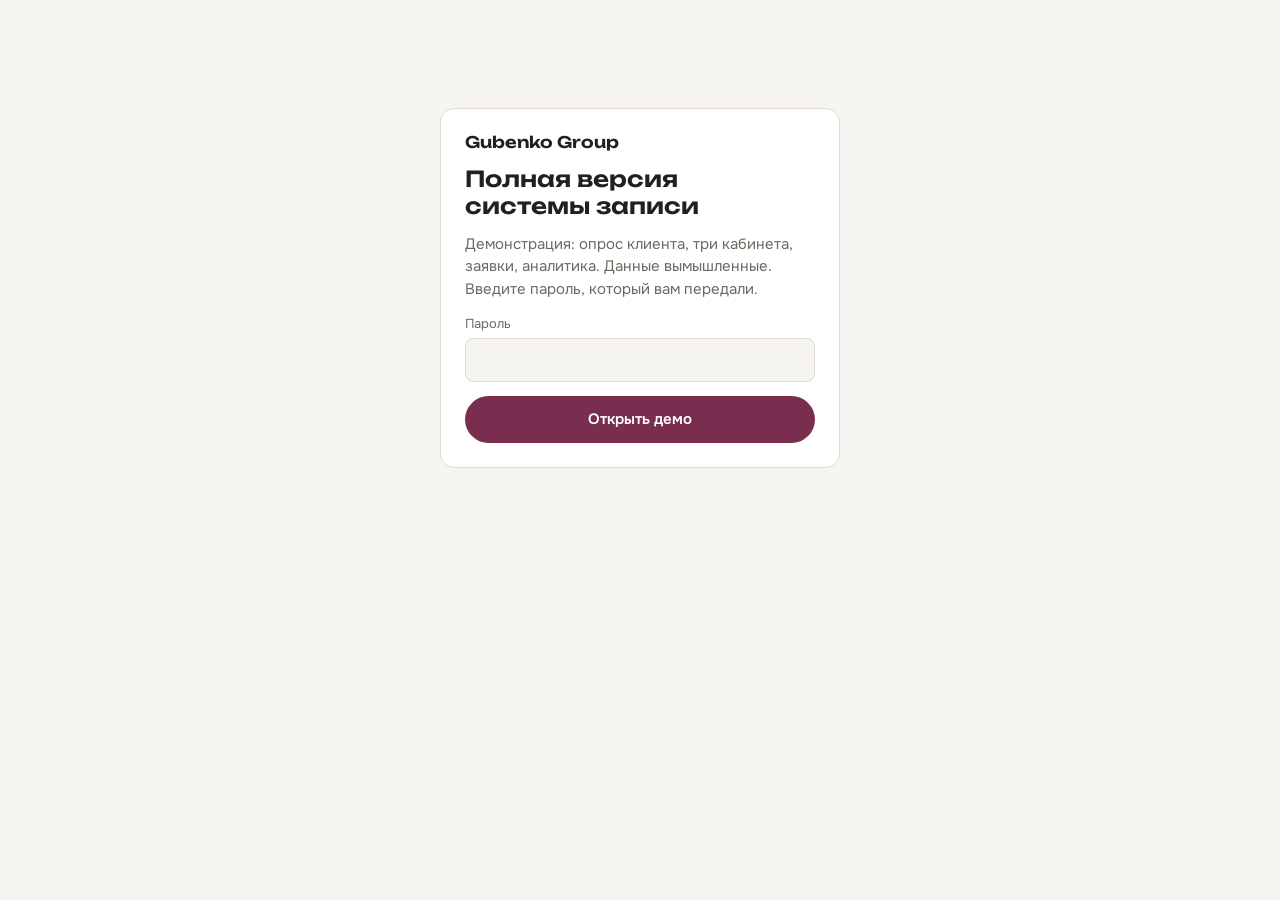
<file: server/static/gate.html>
<!doctype html>
<html lang="ru"><head><meta charset="utf-8"><meta name="viewport" content="width=device-width,initial-scale=1">
<meta name="robots" content="noindex"><meta name="referrer" content="no-referrer">
<link rel="icon" type="image/png" href="/static/favicon.png"><meta name="theme-color" content="#123b33">
<title>Полная версия — демо</title>
<link rel="preconnect" href="https://fonts.googleapis.com"><link rel="preconnect" href="https://fonts.gstatic.com" crossorigin>
<link rel="stylesheet" href="https://fonts.googleapis.com/css2?family=Onest:wght@400;500;600&family=Unbounded:wght@600&display=swap">
<link rel="stylesheet" href="/static/app.css">
<style>.box{max-width:400px;margin:12vh auto 0;background:var(--surface);border:1px solid var(--line);border-radius:14px;padding:24px;display:grid;gap:14px}h1{font-size:22px}</style>
</head><body>
<form class="box" id="f" novalidate>
  <b style="font:600 16px/1.2 var(--f-display)">Gubenko Group</b>
  <h1>Полная версия системы записи</h1>
  <p class="sub" style="margin:0">Демонстрация: опрос клиента, три кабинета, заявки, аналитика. Данные вымышленные. Введите пароль, который вам передали.</p>
  <div class="field"><label for="p">Пароль</label><input id="p" type="password" autocomplete="current-password" required></div>
  <p class="err" id="e" hidden></p>
  <button class="btn" id="go" type="submit">Открыть демо</button>
</form>
<script>
document.getElementById('f').addEventListener('submit',async ev=>{
  ev.preventDefault();const e=document.getElementById('e'),go=document.getElementById('go');e.hidden=true;go.disabled=true;
  try{const r=await fetch('/gate',{method:'POST',headers:{'Content-Type':'application/json'},body:JSON.stringify({password:document.getElementById('p').value})});
    const j=await r.json().catch(()=>({}));if(r.ok){location.href=j.to||'{{ROOT}}/';return;}e.textContent=j.error||'Не получилось войти.';e.hidden=false;}
  catch(x){e.textContent='Нет связи с сервером.';e.hidden=false;}finally{go.disabled=false;}
});
</script></body></html>
</file>
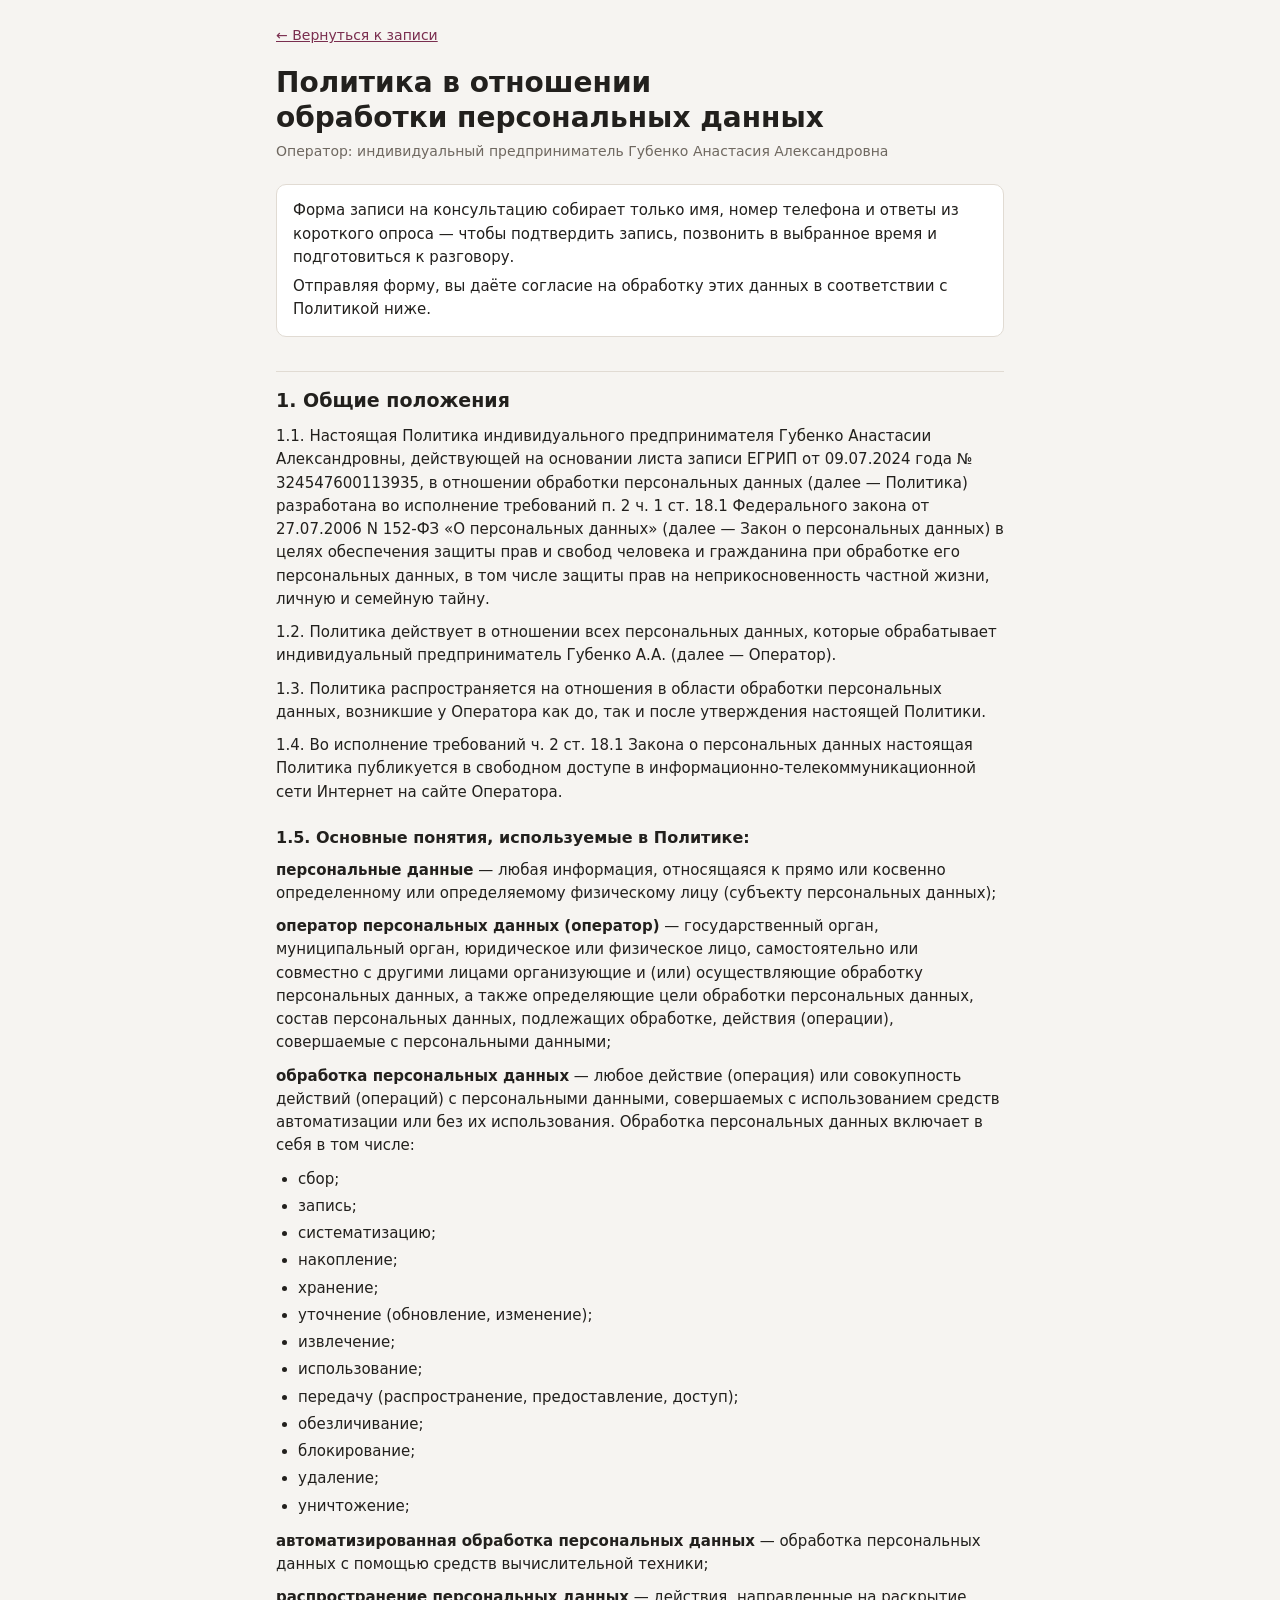
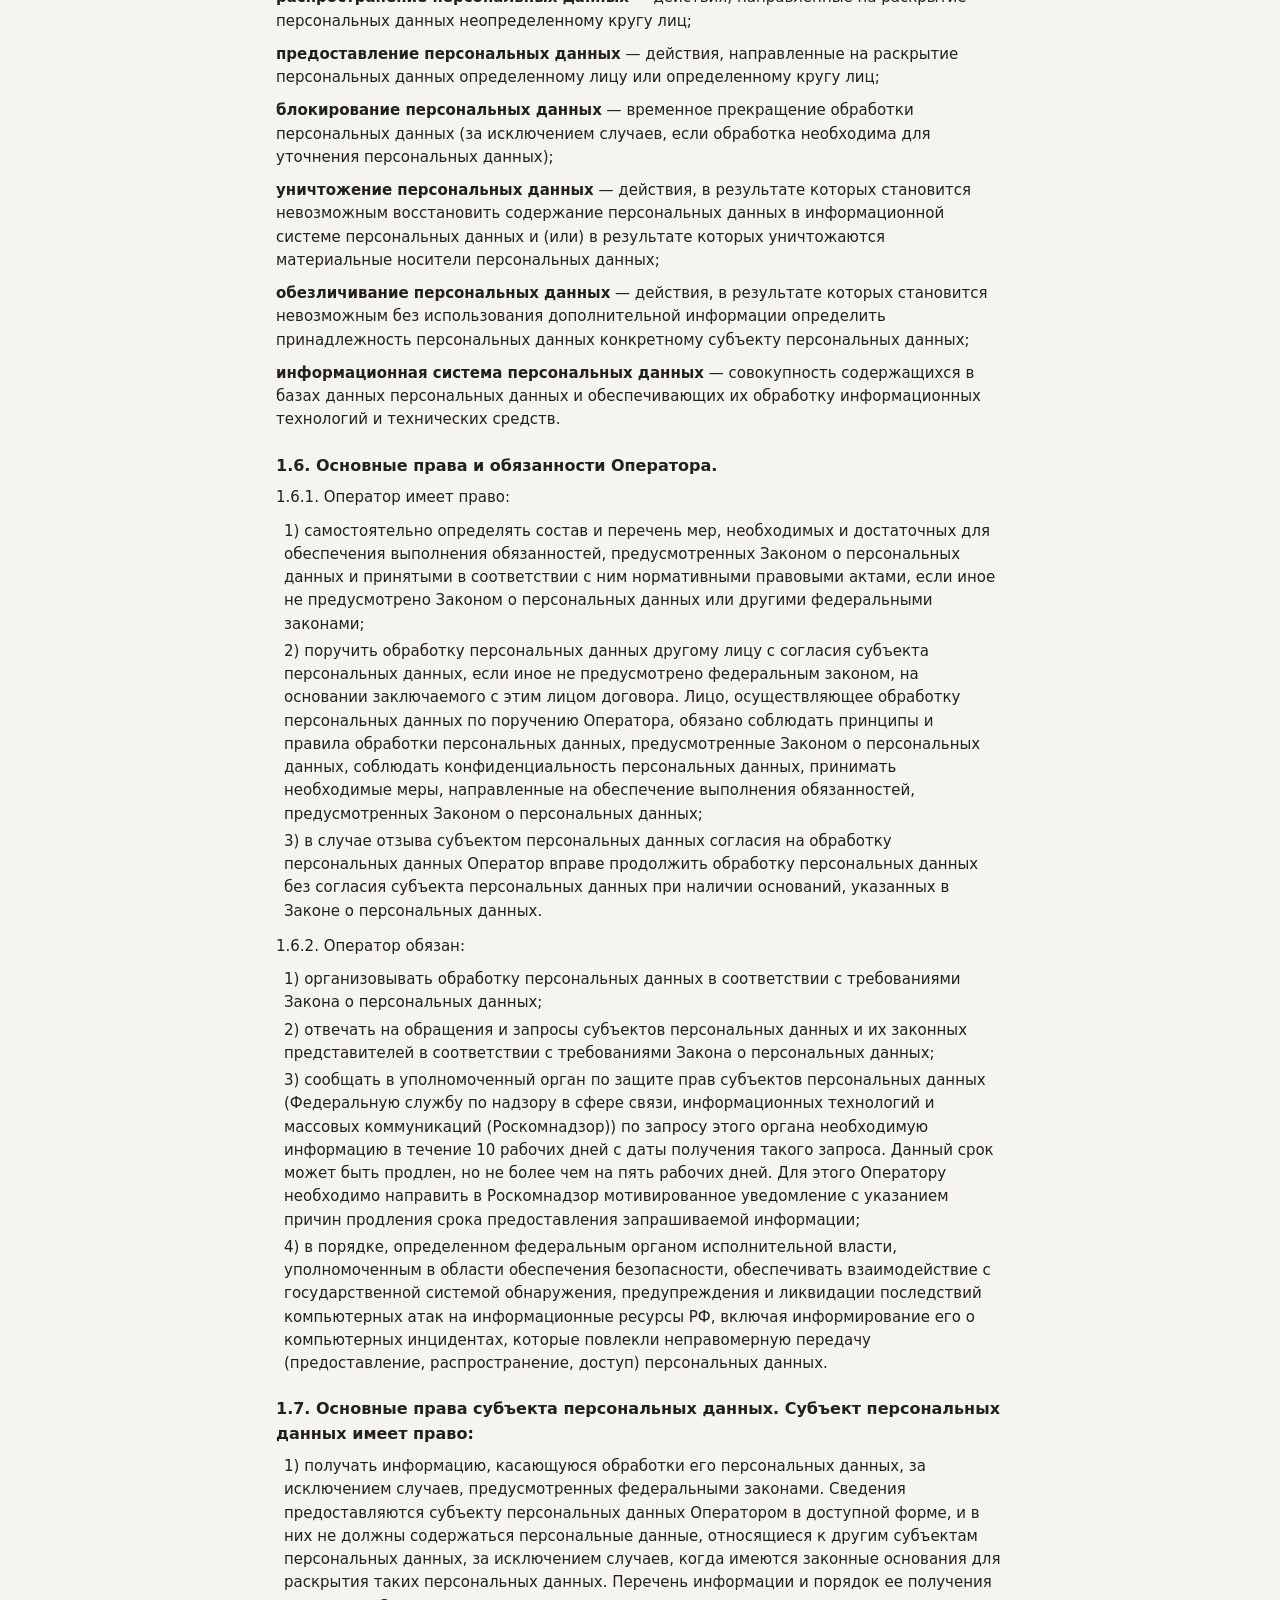
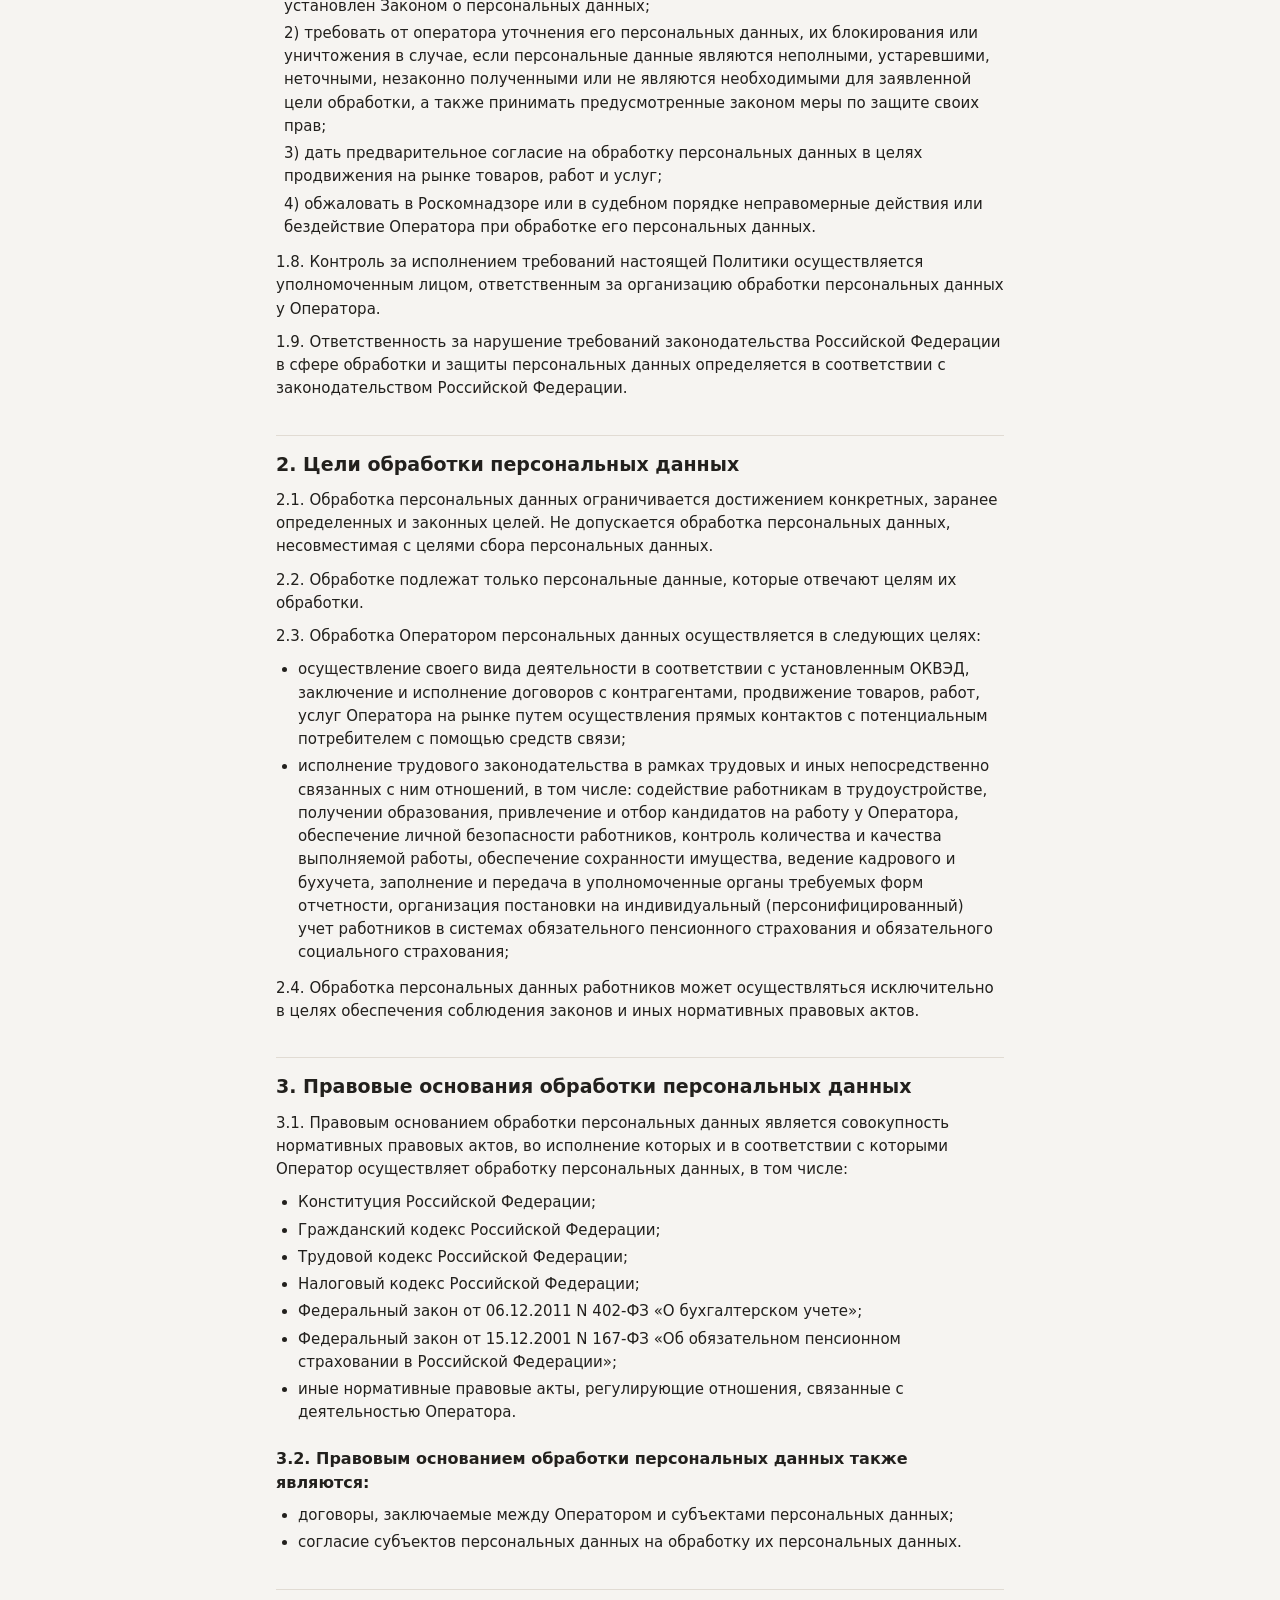
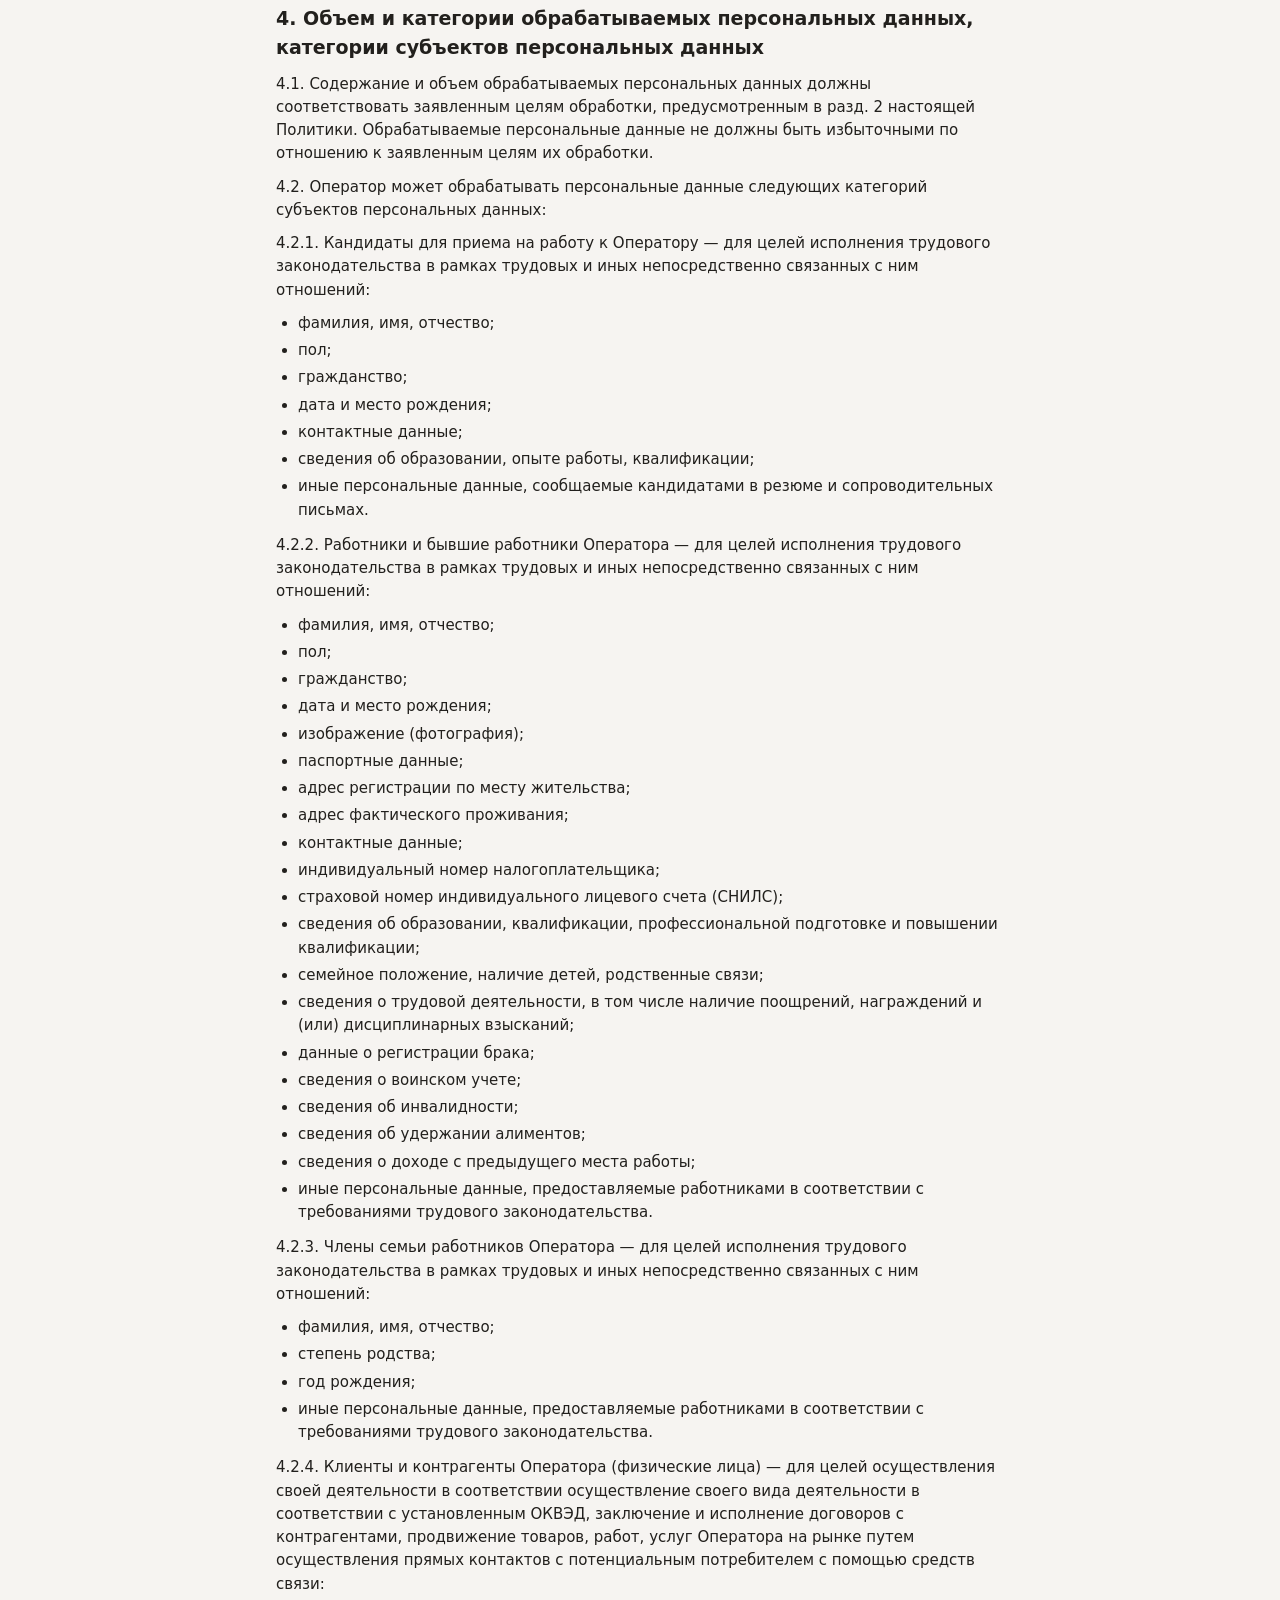
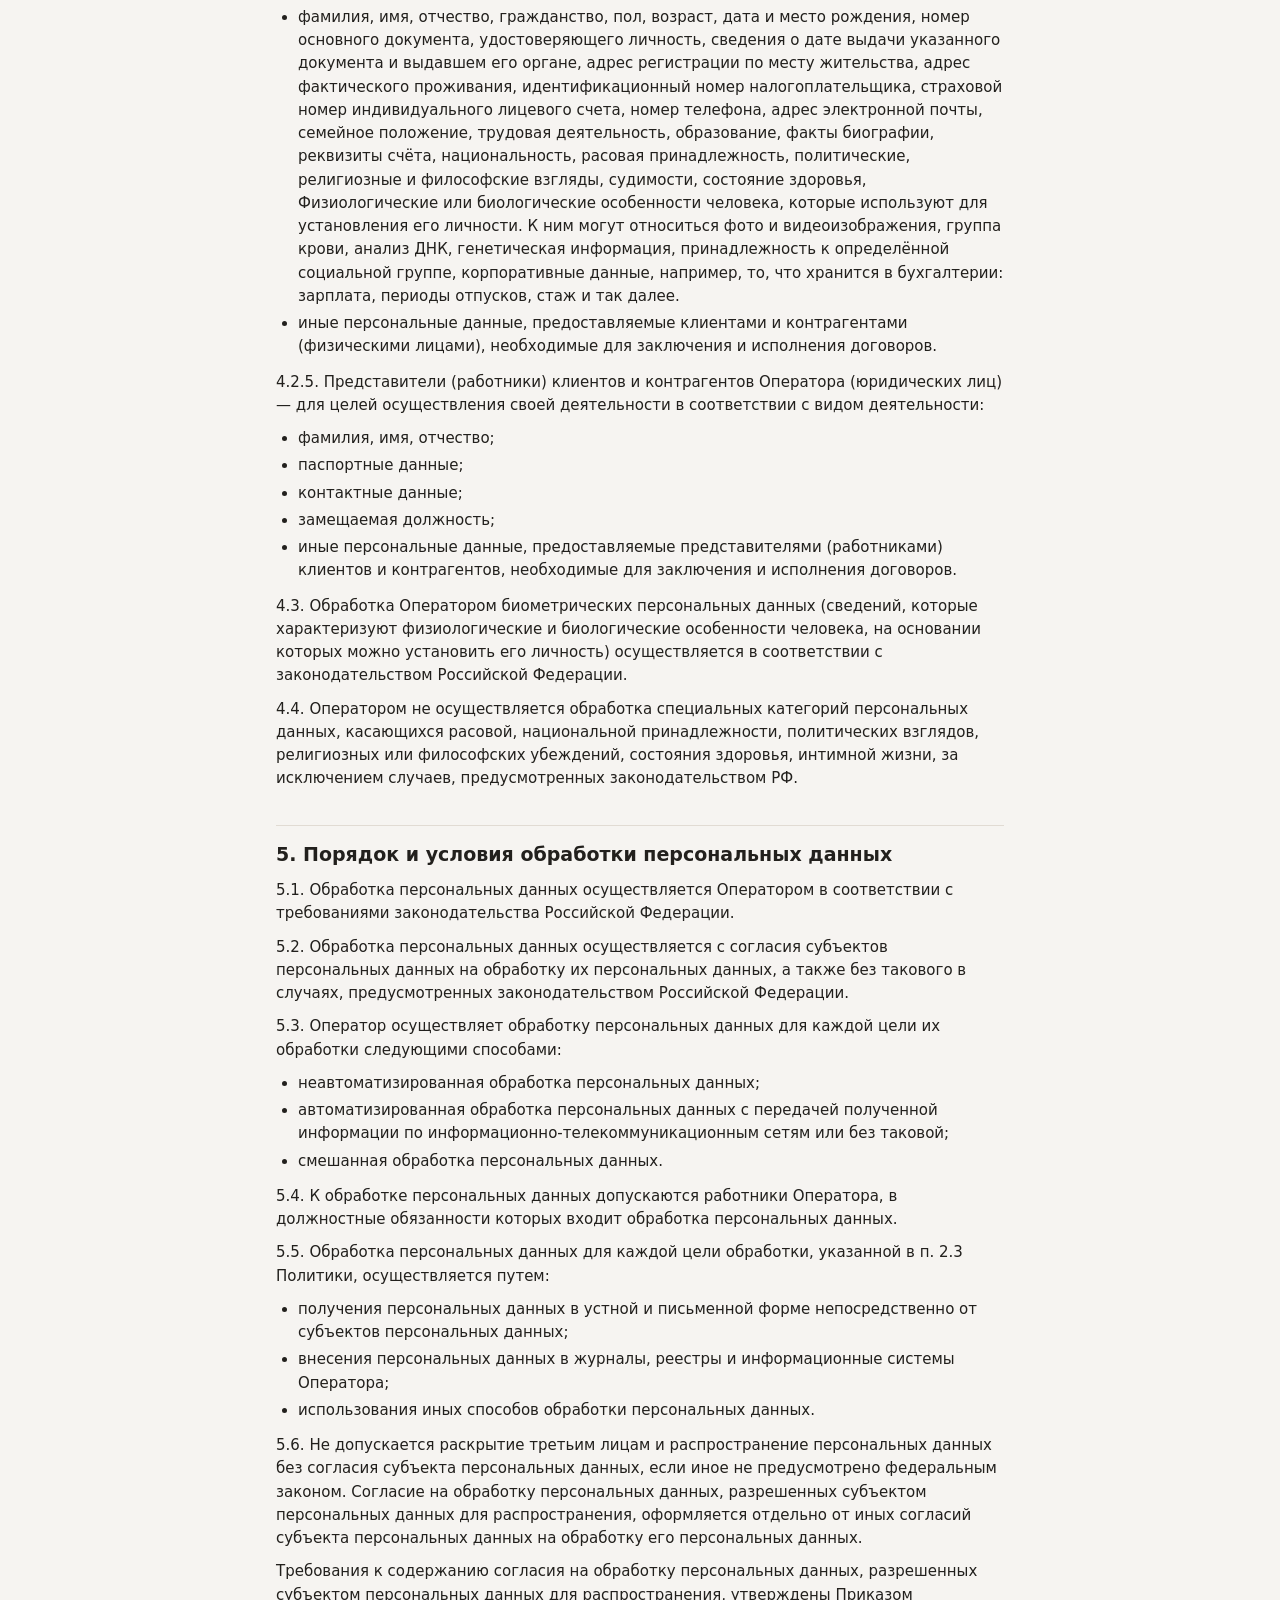
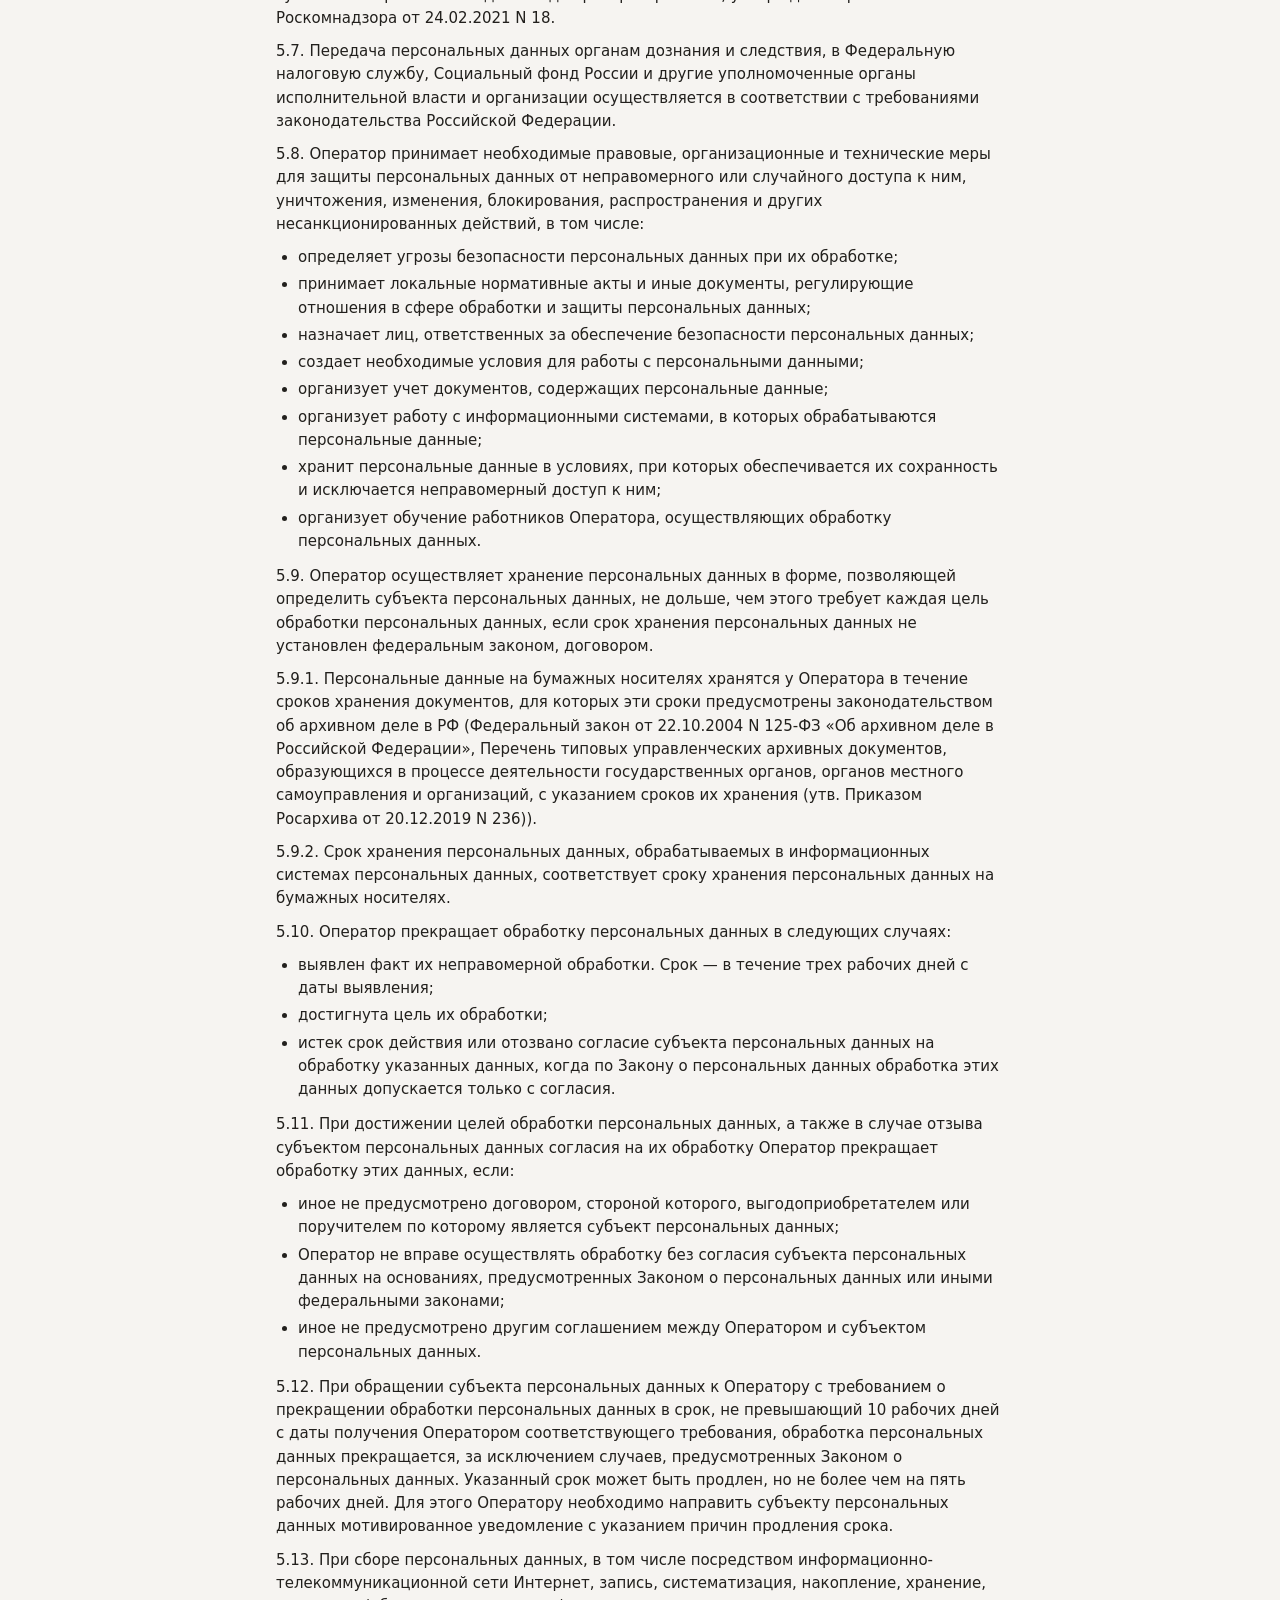
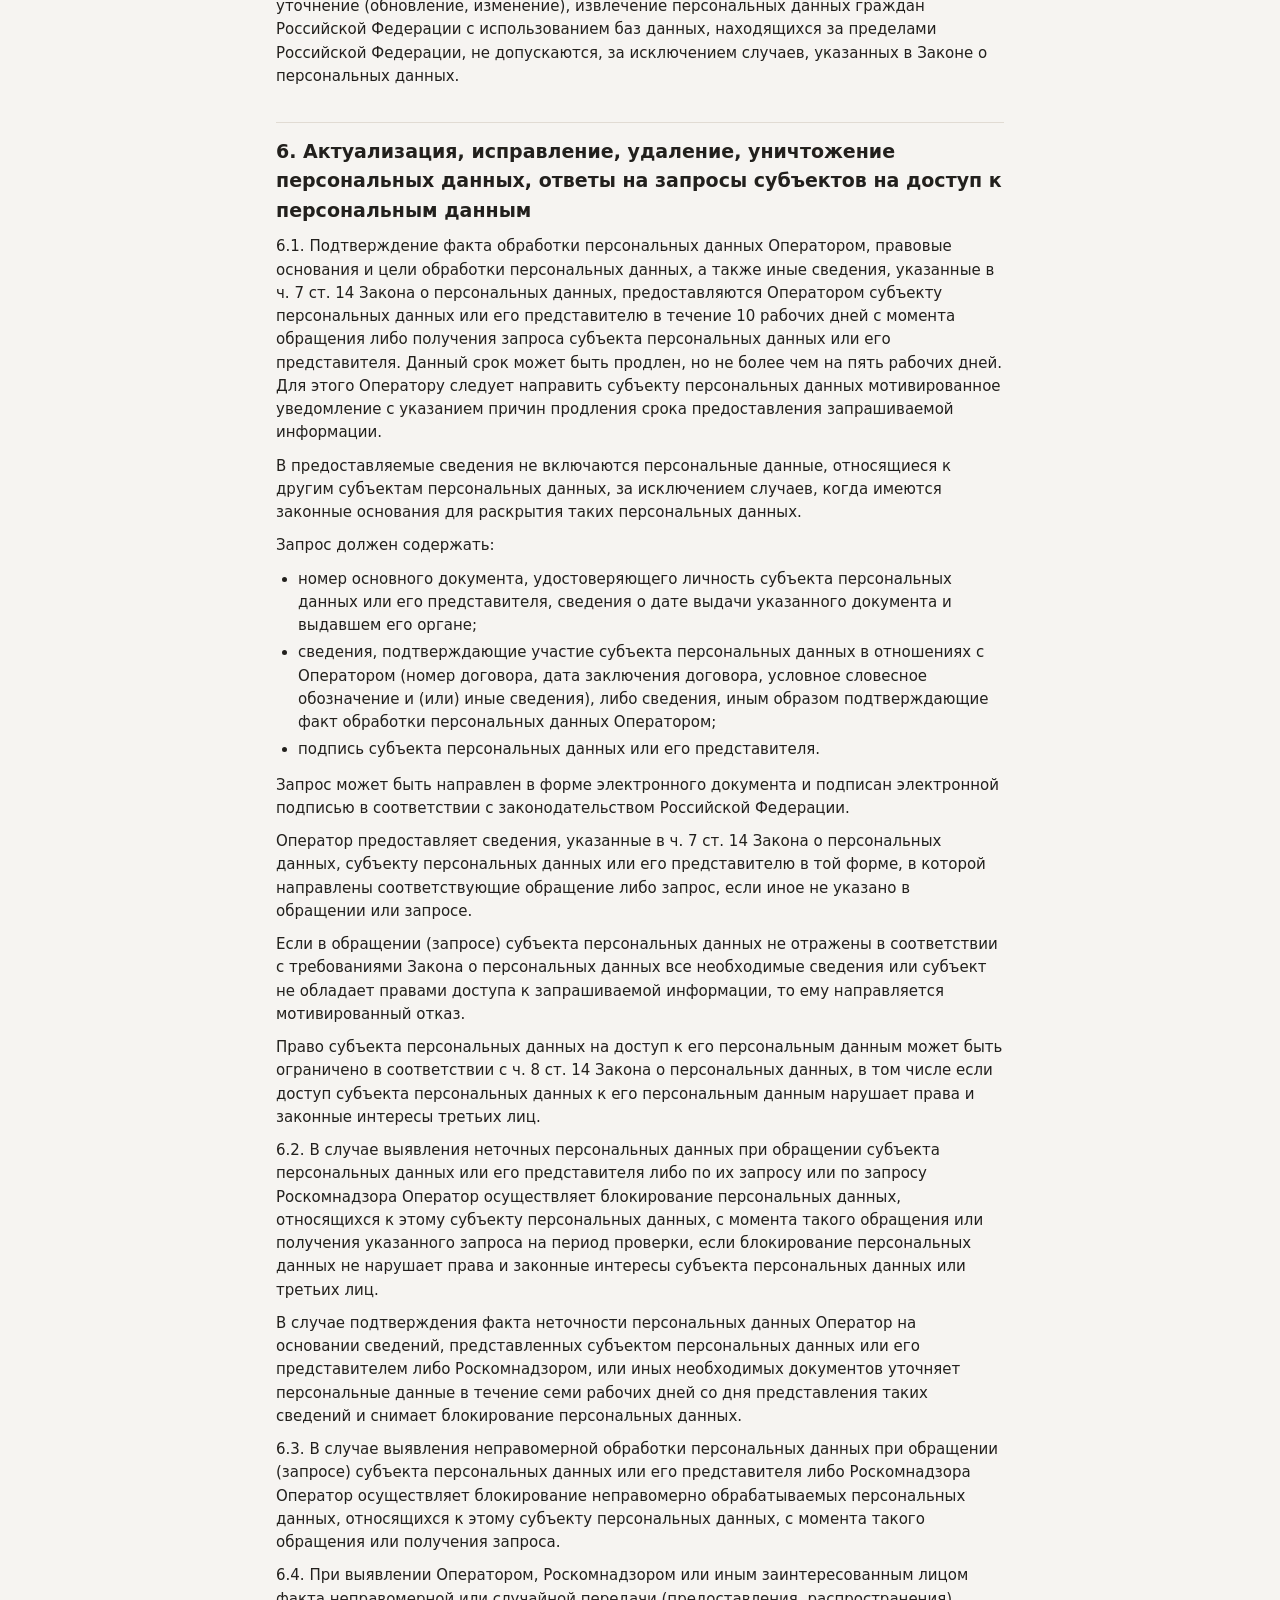
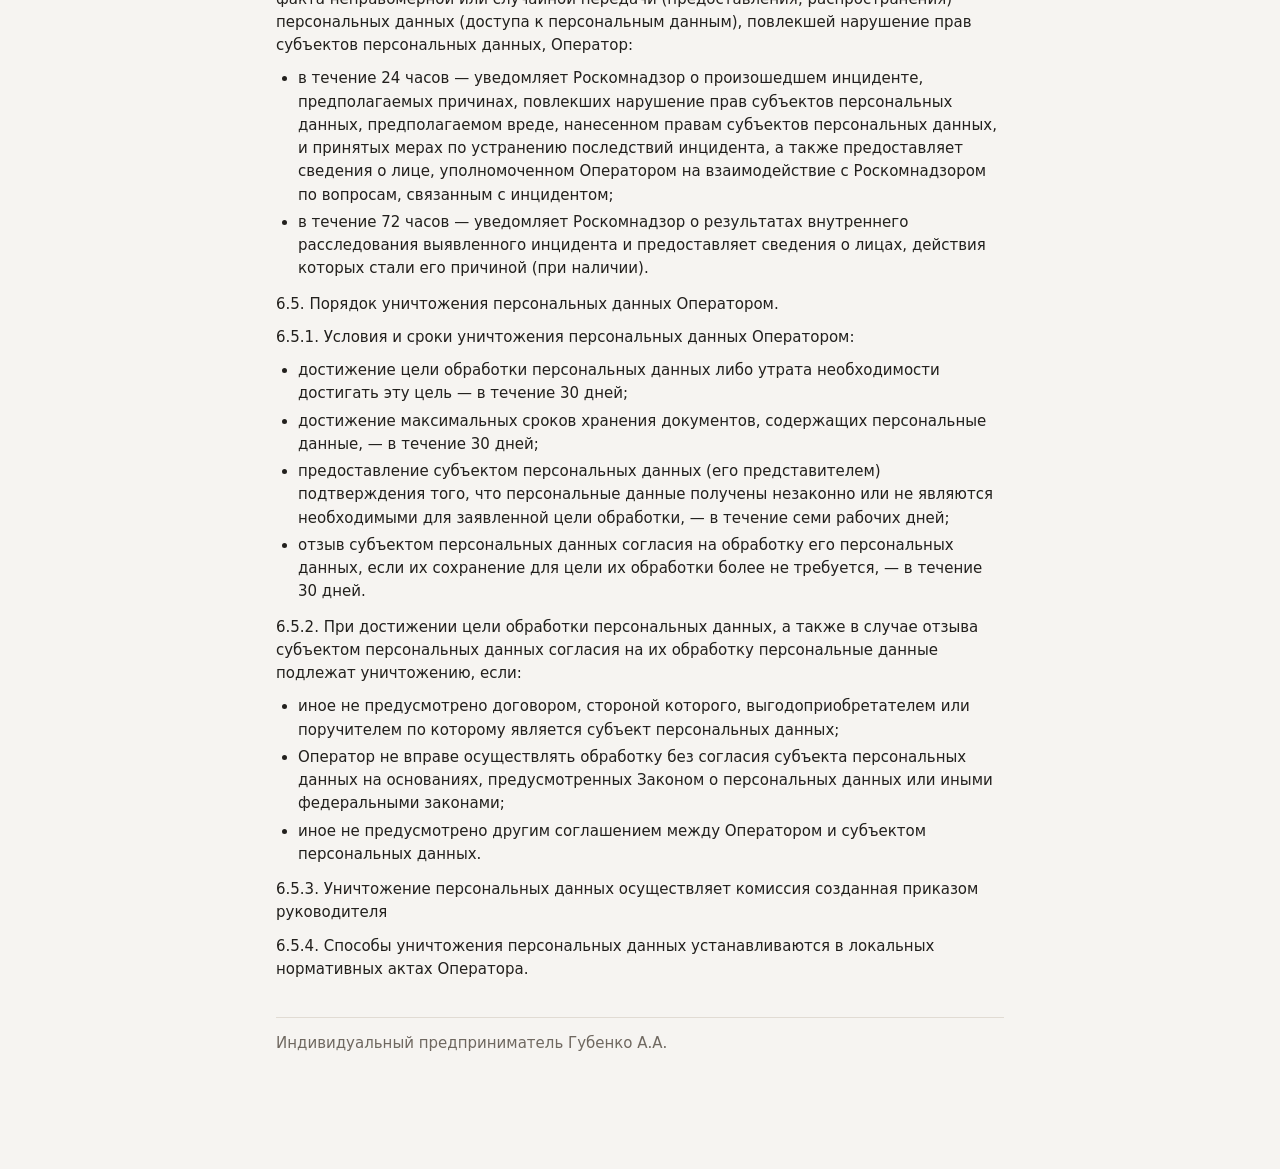
<file: server/static/privacy.html>
<!doctype html>
<html lang="ru"><head><meta charset="utf-8"><meta name="viewport" content="width=device-width,initial-scale=1">
<link rel="icon" type="image/png" href="/static/favicon.png"><link rel="apple-touch-icon" href="/static/apple-touch-icon.png"><meta name="theme-color" content="#123b33">
<title>Политика обработки персональных данных</title><link rel="stylesheet" href="/static/app.css">
<style>
body{background:var(--bg)}
main{max-width:760px;margin:0 auto;padding:24px 16px 56px;line-height:1.55}
.back{display:inline-block;font-size:14px;margin-bottom:18px;color:var(--accent)}
h1{font-family:var(--f-display);font-size:clamp(20px,4.6vw,28px);line-height:1.25;margin:0 0 6px}
.op{color:var(--muted);font-size:14px;margin:0 0 22px}
.lead{background:var(--surface);border:1px solid var(--line);border-radius:var(--r);padding:14px 16px;margin:0 0 28px;font-size:15px}
.lead p{margin:0 0 6px} .lead p:last-child{margin:0}
h2{font-size:19px;margin:34px 0 10px;padding-top:14px;border-top:1px solid var(--line)}
h3{font-size:16px;margin:22px 0 8px}
p,li{font-size:15px;overflow-wrap:anywhere}
p{margin:0 0 10px}
ul,ol{margin:0 0 12px;padding-left:22px} ol.num{list-style:none;padding-left:8px} li{margin:0 0 4px}
.term b{font-weight:600}
.sign{margin-top:36px;padding-top:14px;border-top:1px solid var(--line);color:var(--muted)}
</style></head>
<body><main>
<a class="back" href="/">← Вернуться к записи</a>
<h1>Политика в отношении обработки персональных данных</h1>
<p class="op">Оператор: индивидуальный предприниматель Губенко Анастасия Александровна</p>
<div class="lead">
<p>Форма записи на консультацию собирает только имя, номер телефона и ответы из короткого опроса — чтобы подтвердить запись, позвонить в выбранное время и подготовиться к разговору.</p>
<p>Отправляя форму, вы даёте согласие на обработку этих данных в соответствии с Политикой ниже.</p>
</div>
<h2>1. Общие положения</h2>
<p>1.1. Настоящая Политика индивидуального предпринимателя Губенко Анастасии Александровны, действующей на основании листа записи ЕГРИП от 09.07.2024 года № 324547600113935, в отношении обработки персональных данных (далее — Политика) разработана во исполнение требований п. 2 ч. 1 ст. 18.1 Федерального закона от 27.07.2006 N 152-ФЗ «О персональных данных» (далее — Закон о персональных данных) в целях обеспечения защиты прав и свобод человека и гражданина при обработке его персональных данных, в том числе защиты прав на неприкосновенность частной жизни, личную и семейную тайну.</p>
<p>1.2. Политика действует в отношении всех персональных данных, которые обрабатывает индивидуальный предприниматель Губенко А.А. (далее — Оператор).</p>
<p>1.3. Политика распространяется на отношения в области обработки персональных данных, возникшие у Оператора как до, так и после утверждения настоящей Политики.</p>
<p>1.4. Во исполнение требований ч. 2 ст. 18.1 Закона о персональных данных настоящая Политика публикуется в свободном доступе в информационно-телекоммуникационной сети Интернет на сайте Оператора.</p>
<h3>1.5. Основные понятия, используемые в Политике:</h3>
<p class="term"><b>персональные данные</b> — любая информация, относящаяся к прямо или косвенно определенному или определяемому физическому лицу (субъекту персональных данных);</p>
<p class="term"><b>оператор персональных данных (оператор)</b> — государственный орган, муниципальный орган, юридическое или физическое лицо, самостоятельно или совместно с другими лицами организующие и (или) осуществляющие обработку персональных данных, а также определяющие цели обработки персональных данных, состав персональных данных, подлежащих обработке, действия (операции), совершаемые с персональными данными;</p>
<p class="term"><b>обработка персональных данных</b> — любое действие (операция) или совокупность действий (операций) с персональными данными, совершаемых с использованием средств автоматизации или без их использования. Обработка персональных данных включает в себя в том числе:</p>
<ul>
<li>сбор;</li>
<li>запись;</li>
<li>систематизацию;</li>
<li>накопление;</li>
<li>хранение;</li>
<li>уточнение (обновление, изменение);</li>
<li>извлечение;</li>
<li>использование;</li>
<li>передачу (распространение, предоставление, доступ);</li>
<li>обезличивание;</li>
<li>блокирование;</li>
<li>удаление;</li>
<li>уничтожение;</li>
</ul>
<p class="term"><b>автоматизированная обработка персональных данных</b> — обработка персональных данных с помощью средств вычислительной техники;</p>
<p class="term"><b>распространение персональных данных</b> — действия, направленные на раскрытие персональных данных неопределенному кругу лиц;</p>
<p class="term"><b>предоставление персональных данных</b> — действия, направленные на раскрытие персональных данных определенному лицу или определенному кругу лиц;</p>
<p class="term"><b>блокирование персональных данных</b> — временное прекращение обработки персональных данных (за исключением случаев, если обработка необходима для уточнения персональных данных);</p>
<p class="term"><b>уничтожение персональных данных</b> — действия, в результате которых становится невозможным восстановить содержание персональных данных в информационной системе персональных данных и (или) в результате которых уничтожаются материальные носители персональных данных;</p>
<p class="term"><b>обезличивание персональных данных</b> — действия, в результате которых становится невозможным без использования дополнительной информации определить принадлежность персональных данных конкретному субъекту персональных данных;</p>
<p class="term"><b>информационная система персональных данных</b> — совокупность содержащихся в базах данных персональных данных и обеспечивающих их обработку информационных технологий и технических средств.</p>
<h3>1.6. Основные права и обязанности Оператора.</h3>
<p>1.6.1. Оператор имеет право:</p>
<ol class="num">
<li>1) самостоятельно определять состав и перечень мер, необходимых и достаточных для обеспечения выполнения обязанностей, предусмотренных Законом о персональных данных и принятыми в соответствии с ним нормативными правовыми актами, если иное не предусмотрено Законом о персональных данных или другими федеральными законами;</li>
<li>2) поручить обработку персональных данных другому лицу с согласия субъекта персональных данных, если иное не предусмотрено федеральным законом, на основании заключаемого с этим лицом договора. Лицо, осуществляющее обработку персональных данных по поручению Оператора, обязано соблюдать принципы и правила обработки персональных данных, предусмотренные Законом о персональных данных, соблюдать конфиденциальность персональных данных, принимать необходимые меры, направленные на обеспечение выполнения обязанностей, предусмотренных Законом о персональных данных;</li>
<li>3) в случае отзыва субъектом персональных данных согласия на обработку персональных данных Оператор вправе продолжить обработку персональных данных без согласия субъекта персональных данных при наличии оснований, указанных в Законе о персональных данных.</li>
</ol>
<p>1.6.2. Оператор обязан:</p>
<ol class="num">
<li>1) организовывать обработку персональных данных в соответствии с требованиями Закона о персональных данных;</li>
<li>2) отвечать на обращения и запросы субъектов персональных данных и их законных представителей в соответствии с требованиями Закона о персональных данных;</li>
<li>3) сообщать в уполномоченный орган по защите прав субъектов персональных данных (Федеральную службу по надзору в сфере связи, информационных технологий и массовых коммуникаций (Роскомнадзор)) по запросу этого органа необходимую информацию в течение 10 рабочих дней с даты получения такого запроса. Данный срок может быть продлен, но не более чем на пять рабочих дней. Для этого Оператору необходимо направить в Роскомнадзор мотивированное уведомление с указанием причин продления срока предоставления запрашиваемой информации;</li>
<li>4) в порядке, определенном федеральным органом исполнительной власти, уполномоченным в области обеспечения безопасности, обеспечивать взаимодействие с государственной системой обнаружения, предупреждения и ликвидации последствий компьютерных атак на информационные ресурсы РФ, включая информирование его о компьютерных инцидентах, которые повлекли неправомерную передачу (предоставление, распространение, доступ) персональных данных.</li>
</ol>
<h3>1.7. Основные права субъекта персональных данных. Субъект персональных данных имеет право:</h3>
<ol class="num">
<li>1) получать информацию, касающуюся обработки его персональных данных, за исключением случаев, предусмотренных федеральными законами. Сведения предоставляются субъекту персональных данных Оператором в доступной форме, и в них не должны содержаться персональные данные, относящиеся к другим субъектам персональных данных, за исключением случаев, когда имеются законные основания для раскрытия таких персональных данных. Перечень информации и порядок ее получения установлен Законом о персональных данных;</li>
<li>2) требовать от оператора уточнения его персональных данных, их блокирования или уничтожения в случае, если персональные данные являются неполными, устаревшими, неточными, незаконно полученными или не являются необходимыми для заявленной цели обработки, а также принимать предусмотренные законом меры по защите своих прав;</li>
<li>3) дать предварительное согласие на обработку персональных данных в целях продвижения на рынке товаров, работ и услуг;</li>
<li>4) обжаловать в Роскомнадзоре или в судебном порядке неправомерные действия или бездействие Оператора при обработке его персональных данных.</li>
</ol>
<p>1.8. Контроль за исполнением требований настоящей Политики осуществляется уполномоченным лицом, ответственным за организацию обработки персональных данных у Оператора.</p>
<p>1.9. Ответственность за нарушение требований законодательства Российской Федерации в сфере обработки и защиты персональных данных определяется в соответствии с законодательством Российской Федерации.</p>
<h2>2. Цели обработки персональных данных</h2>
<p>2.1. Обработка персональных данных ограничивается достижением конкретных, заранее определенных и законных целей. Не допускается обработка персональных данных, несовместимая с целями сбора персональных данных.</p>
<p>2.2. Обработке подлежат только персональные данные, которые отвечают целям их обработки.</p>
<p>2.3. Обработка Оператором персональных данных осуществляется в следующих целях:</p>
<ul>
<li>осуществление своего вида деятельности в соответствии с установленным ОКВЭД, заключение и исполнение договоров с контрагентами, продвижение товаров, работ, услуг Оператора на рынке путем осуществления прямых контактов с потенциальным потребителем с помощью средств связи;</li>
<li>исполнение трудового законодательства в рамках трудовых и иных непосредственно связанных с ним отношений, в том числе: содействие работникам в трудоустройстве, получении образования, привлечение и отбор кандидатов на работу у Оператора, обеспечение личной безопасности работников, контроль количества и качества выполняемой работы, обеспечение сохранности имущества, ведение кадрового и бухучета, заполнение и передача в уполномоченные органы требуемых форм отчетности, организация постановки на индивидуальный (персонифицированный) учет работников в системах обязательного пенсионного страхования и обязательного социального страхования;</li>
</ul>
<p>2.4. Обработка персональных данных работников может осуществляться исключительно в целях обеспечения соблюдения законов и иных нормативных правовых актов.</p>
<h2>3. Правовые основания обработки персональных данных</h2>
<p>3.1. Правовым основанием обработки персональных данных является совокупность нормативных правовых актов, во исполнение которых и в соответствии с которыми Оператор осуществляет обработку персональных данных, в том числе:</p>
<ul>
<li>Конституция Российской Федерации;</li>
<li>Гражданский кодекс Российской Федерации;</li>
<li>Трудовой кодекс Российской Федерации;</li>
<li>Налоговый кодекс Российской Федерации;</li>
<li>Федеральный закон от 06.12.2011 N 402-ФЗ «О бухгалтерском учете»;</li>
<li>Федеральный закон от 15.12.2001 N 167-ФЗ «Об обязательном пенсионном страховании в Российской Федерации»;</li>
<li>иные нормативные правовые акты, регулирующие отношения, связанные с деятельностью Оператора.</li>
</ul>
<h3>3.2. Правовым основанием обработки персональных данных также являются:</h3>
<ul>
<li>договоры, заключаемые между Оператором и субъектами персональных данных;</li>
<li>согласие субъектов персональных данных на обработку их персональных данных.</li>
</ul>
<h2>4. Объем и категории обрабатываемых персональных данных, категории субъектов персональных данных</h2>
<p>4.1. Содержание и объем обрабатываемых персональных данных должны соответствовать заявленным целям обработки, предусмотренным в разд. 2 настоящей Политики. Обрабатываемые персональные данные не должны быть избыточными по отношению к заявленным целям их обработки.</p>
<p>4.2. Оператор может обрабатывать персональные данные следующих категорий субъектов персональных данных:</p>
<p>4.2.1. Кандидаты для приема на работу к Оператору — для целей исполнения трудового законодательства в рамках трудовых и иных непосредственно связанных с ним отношений:</p>
<ul>
<li>фамилия, имя, отчество;</li>
<li>пол;</li>
<li>гражданство;</li>
<li>дата и место рождения;</li>
<li>контактные данные;</li>
<li>сведения об образовании, опыте работы, квалификации;</li>
<li>иные персональные данные, сообщаемые кандидатами в резюме и сопроводительных письмах.</li>
</ul>
<p>4.2.2. Работники и бывшие работники Оператора — для целей исполнения трудового законодательства в рамках трудовых и иных непосредственно связанных с ним отношений:</p>
<ul>
<li>фамилия, имя, отчество;</li>
<li>пол;</li>
<li>гражданство;</li>
<li>дата и место рождения;</li>
<li>изображение (фотография);</li>
<li>паспортные данные;</li>
<li>адрес регистрации по месту жительства;</li>
<li>адрес фактического проживания;</li>
<li>контактные данные;</li>
<li>индивидуальный номер налогоплательщика;</li>
<li>страховой номер индивидуального лицевого счета (СНИЛС);</li>
<li>сведения об образовании, квалификации, профессиональной подготовке и повышении квалификации;</li>
<li>семейное положение, наличие детей, родственные связи;</li>
<li>сведения о трудовой деятельности, в том числе наличие поощрений, награждений и (или) дисциплинарных взысканий;</li>
<li>данные о регистрации брака;</li>
<li>сведения о воинском учете;</li>
<li>сведения об инвалидности;</li>
<li>сведения об удержании алиментов;</li>
<li>сведения о доходе с предыдущего места работы;</li>
<li>иные персональные данные, предоставляемые работниками в соответствии с требованиями трудового законодательства.</li>
</ul>
<p>4.2.3. Члены семьи работников Оператора — для целей исполнения трудового законодательства в рамках трудовых и иных непосредственно связанных с ним отношений:</p>
<ul>
<li>фамилия, имя, отчество;</li>
<li>степень родства;</li>
<li>год рождения;</li>
<li>иные персональные данные, предоставляемые работниками в соответствии с требованиями трудового законодательства.</li>
</ul>
<p>4.2.4. Клиенты и контрагенты Оператора (физические лица) — для целей осуществления своей деятельности в соответствии осуществление своего вида деятельности в соответствии с установленным ОКВЭД, заключение и исполнение договоров с контрагентами, продвижение товаров, работ, услуг Оператора на рынке путем осуществления прямых контактов с потенциальным потребителем с помощью средств связи:</p>
<ul>
<li>фамилия, имя, отчество, гражданство, пол, возраст, дата и место рождения, номер основного документа, удостоверяющего личность, сведения о дате выдачи указанного документа и выдавшем его органе, адрес регистрации по месту жительства, адрес фактического проживания, идентификационный номер налогоплательщика, страховой номер индивидуального лицевого счета, номер телефона, адрес электронной почты, семейное положение, трудовая деятельность, образование, факты биографии, реквизиты счёта, национальность, расовая принадлежность, политические, религиозные и философские взгляды, судимости, состояние здоровья, Физиологические или биологические особенности человека, которые используют для установления его личности. К ним могут относиться фото и видеоизображения, группа крови, анализ ДНК, генетическая информация, принадлежность к определённой социальной группе, корпоративные данные, например, то, что хранится в бухгалтерии: зарплата, периоды отпусков, стаж и так далее.</li>
<li>иные персональные данные, предоставляемые клиентами и контрагентами (физическими лицами), необходимые для заключения и исполнения договоров.</li>
</ul>
<p>4.2.5. Представители (работники) клиентов и контрагентов Оператора (юридических лиц) — для целей осуществления своей деятельности в соответствии с видом деятельности:</p>
<ul>
<li>фамилия, имя, отчество;</li>
<li>паспортные данные;</li>
<li>контактные данные;</li>
<li>замещаемая должность;</li>
<li>иные персональные данные, предоставляемые представителями (работниками) клиентов и контрагентов, необходимые для заключения и исполнения договоров.</li>
</ul>
<p>4.3. Обработка Оператором биометрических персональных данных (сведений, которые характеризуют физиологические и биологические особенности человека, на основании которых можно установить его личность) осуществляется в соответствии с законодательством Российской Федерации.</p>
<p>4.4. Оператором не осуществляется обработка специальных категорий персональных данных, касающихся расовой, национальной принадлежности, политических взглядов, религиозных или философских убеждений, состояния здоровья, интимной жизни, за исключением случаев, предусмотренных законодательством РФ.</p>
<h2>5. Порядок и условия обработки персональных данных</h2>
<p>5.1. Обработка персональных данных осуществляется Оператором в соответствии с требованиями законодательства Российской Федерации.</p>
<p>5.2. Обработка персональных данных осуществляется с согласия субъектов персональных данных на обработку их персональных данных, а также без такового в случаях, предусмотренных законодательством Российской Федерации.</p>
<p>5.3. Оператор осуществляет обработку персональных данных для каждой цели их обработки следующими способами:</p>
<ul>
<li>неавтоматизированная обработка персональных данных;</li>
<li>автоматизированная обработка персональных данных с передачей полученной информации по информационно-телекоммуникационным сетям или без таковой;</li>
<li>смешанная обработка персональных данных.</li>
</ul>
<p>5.4. К обработке персональных данных допускаются работники Оператора, в должностные обязанности которых входит обработка персональных данных.</p>
<p>5.5. Обработка персональных данных для каждой цели обработки, указанной в п. 2.3 Политики, осуществляется путем:</p>
<ul>
<li>получения персональных данных в устной и письменной форме непосредственно от субъектов персональных данных;</li>
<li>внесения персональных данных в журналы, реестры и информационные системы Оператора;</li>
<li>использования иных способов обработки персональных данных.</li>
</ul>
<p>5.6. Не допускается раскрытие третьим лицам и распространение персональных данных без согласия субъекта персональных данных, если иное не предусмотрено федеральным законом. Согласие на обработку персональных данных, разрешенных субъектом персональных данных для распространения, оформляется отдельно от иных согласий субъекта персональных данных на обработку его персональных данных.</p>
<p>Требования к содержанию согласия на обработку персональных данных, разрешенных субъектом персональных данных для распространения, утверждены Приказом Роскомнадзора от 24.02.2021 N 18.</p>
<p>5.7. Передача персональных данных органам дознания и следствия, в Федеральную налоговую службу, Социальный фонд России и другие уполномоченные органы исполнительной власти и организации осуществляется в соответствии с требованиями законодательства Российской Федерации.</p>
<p>5.8. Оператор принимает необходимые правовые, организационные и технические меры для защиты персональных данных от неправомерного или случайного доступа к ним, уничтожения, изменения, блокирования, распространения и других несанкционированных действий, в том числе:</p>
<ul>
<li>определяет угрозы безопасности персональных данных при их обработке;</li>
<li>принимает локальные нормативные акты и иные документы, регулирующие отношения в сфере обработки и защиты персональных данных;</li>
<li>назначает лиц, ответственных за обеспечение безопасности персональных данных;</li>
<li>создает необходимые условия для работы с персональными данными;</li>
<li>организует учет документов, содержащих персональные данные;</li>
<li>организует работу с информационными системами, в которых обрабатываются персональные данные;</li>
<li>хранит персональные данные в условиях, при которых обеспечивается их сохранность и исключается неправомерный доступ к ним;</li>
<li>организует обучение работников Оператора, осуществляющих обработку персональных данных.</li>
</ul>
<p>5.9. Оператор осуществляет хранение персональных данных в форме, позволяющей определить субъекта персональных данных, не дольше, чем этого требует каждая цель обработки персональных данных, если срок хранения персональных данных не установлен федеральным законом, договором.</p>
<p>5.9.1. Персональные данные на бумажных носителях хранятся у Оператора в течение сроков хранения документов, для которых эти сроки предусмотрены законодательством об архивном деле в РФ (Федеральный закон от 22.10.2004 N 125-ФЗ «Об архивном деле в Российской Федерации», Перечень типовых управленческих архивных документов, образующихся в процессе деятельности государственных органов, органов местного самоуправления и организаций, с указанием сроков их хранения (утв. Приказом Росархива от 20.12.2019 N 236)).</p>
<p>5.9.2. Срок хранения персональных данных, обрабатываемых в информационных системах персональных данных, соответствует сроку хранения персональных данных на бумажных носителях.</p>
<p>5.10. Оператор прекращает обработку персональных данных в следующих случаях:</p>
<ul>
<li>выявлен факт их неправомерной обработки. Срок — в течение трех рабочих дней с даты выявления;</li>
<li>достигнута цель их обработки;</li>
<li>истек срок действия или отозвано согласие субъекта персональных данных на обработку указанных данных, когда по Закону о персональных данных обработка этих данных допускается только с согласия.</li>
</ul>
<p>5.11. При достижении целей обработки персональных данных, а также в случае отзыва субъектом персональных данных согласия на их обработку Оператор прекращает обработку этих данных, если:</p>
<ul>
<li>иное не предусмотрено договором, стороной которого, выгодоприобретателем или поручителем по которому является субъект персональных данных;</li>
<li>Оператор не вправе осуществлять обработку без согласия субъекта персональных данных на основаниях, предусмотренных Законом о персональных данных или иными федеральными законами;</li>
<li>иное не предусмотрено другим соглашением между Оператором и субъектом персональных данных.</li>
</ul>
<p>5.12. При обращении субъекта персональных данных к Оператору с требованием о прекращении обработки персональных данных в срок, не превышающий 10 рабочих дней с даты получения Оператором соответствующего требования, обработка персональных данных прекращается, за исключением случаев, предусмотренных Законом о персональных данных. Указанный срок может быть продлен, но не более чем на пять рабочих дней. Для этого Оператору необходимо направить субъекту персональных данных мотивированное уведомление с указанием причин продления срока.</p>
<p>5.13. При сборе персональных данных, в том числе посредством информационно-телекоммуникационной сети Интернет, запись, систематизация, накопление, хранение, уточнение (обновление, изменение), извлечение персональных данных граждан Российской Федерации с использованием баз данных, находящихся за пределами Российской Федерации, не допускаются, за исключением случаев, указанных в Законе о персональных данных.</p>
<h2>6. Актуализация, исправление, удаление, уничтожение персональных данных, ответы на запросы субъектов на доступ к персональным данным</h2>
<p>6.1. Подтверждение факта обработки персональных данных Оператором, правовые основания и цели обработки персональных данных, а также иные сведения, указанные в ч. 7 ст. 14 Закона о персональных данных, предоставляются Оператором субъекту персональных данных или его представителю в течение 10 рабочих дней с момента обращения либо получения запроса субъекта персональных данных или его представителя. Данный срок может быть продлен, но не более чем на пять рабочих дней. Для этого Оператору следует направить субъекту персональных данных мотивированное уведомление с указанием причин продления срока предоставления запрашиваемой информации.</p>
<p>В предоставляемые сведения не включаются персональные данные, относящиеся к другим субъектам персональных данных, за исключением случаев, когда имеются законные основания для раскрытия таких персональных данных.</p>
<p>Запрос должен содержать:</p>
<ul>
<li>номер основного документа, удостоверяющего личность субъекта персональных данных или его представителя, сведения о дате выдачи указанного документа и выдавшем его органе;</li>
<li>сведения, подтверждающие участие субъекта персональных данных в отношениях с Оператором (номер договора, дата заключения договора, условное словесное обозначение и (или) иные сведения), либо сведения, иным образом подтверждающие факт обработки персональных данных Оператором;</li>
<li>подпись субъекта персональных данных или его представителя.</li>
</ul>
<p>Запрос может быть направлен в форме электронного документа и подписан электронной подписью в соответствии с законодательством Российской Федерации.</p>
<p>Оператор предоставляет сведения, указанные в ч. 7 ст. 14 Закона о персональных данных, субъекту персональных данных или его представителю в той форме, в которой направлены соответствующие обращение либо запрос, если иное не указано в обращении или запросе.</p>
<p>Если в обращении (запросе) субъекта персональных данных не отражены в соответствии с требованиями Закона о персональных данных все необходимые сведения или субъект не обладает правами доступа к запрашиваемой информации, то ему направляется мотивированный отказ.</p>
<p>Право субъекта персональных данных на доступ к его персональным данным может быть ограничено в соответствии с ч. 8 ст. 14 Закона о персональных данных, в том числе если доступ субъекта персональных данных к его персональным данным нарушает права и законные интересы третьих лиц.</p>
<p>6.2. В случае выявления неточных персональных данных при обращении субъекта персональных данных или его представителя либо по их запросу или по запросу Роскомнадзора Оператор осуществляет блокирование персональных данных, относящихся к этому субъекту персональных данных, с момента такого обращения или получения указанного запроса на период проверки, если блокирование персональных данных не нарушает права и законные интересы субъекта персональных данных или третьих лиц.</p>
<p>В случае подтверждения факта неточности персональных данных Оператор на основании сведений, представленных субъектом персональных данных или его представителем либо Роскомнадзором, или иных необходимых документов уточняет персональные данные в течение семи рабочих дней со дня представления таких сведений и снимает блокирование персональных данных.</p>
<p>6.3. В случае выявления неправомерной обработки персональных данных при обращении (запросе) субъекта персональных данных или его представителя либо Роскомнадзора Оператор осуществляет блокирование неправомерно обрабатываемых персональных данных, относящихся к этому субъекту персональных данных, с момента такого обращения или получения запроса.</p>
<p>6.4. При выявлении Оператором, Роскомнадзором или иным заинтересованным лицом факта неправомерной или случайной передачи (предоставления, распространения) персональных данных (доступа к персональным данным), повлекшей нарушение прав субъектов персональных данных, Оператор:</p>
<ul>
<li>в течение 24 часов — уведомляет Роскомнадзор о произошедшем инциденте, предполагаемых причинах, повлекших нарушение прав субъектов персональных данных, предполагаемом вреде, нанесенном правам субъектов персональных данных, и принятых мерах по устранению последствий инцидента, а также предоставляет сведения о лице, уполномоченном Оператором на взаимодействие с Роскомнадзором по вопросам, связанным с инцидентом;</li>
<li>в течение 72 часов — уведомляет Роскомнадзор о результатах внутреннего расследования выявленного инцидента и предоставляет сведения о лицах, действия которых стали его причиной (при наличии).</li>
</ul>
<p>6.5. Порядок уничтожения персональных данных Оператором.</p>
<p>6.5.1. Условия и сроки уничтожения персональных данных Оператором:</p>
<ul>
<li>достижение цели обработки персональных данных либо утрата необходимости достигать эту цель — в течение 30 дней;</li>
<li>достижение максимальных сроков хранения документов, содержащих персональные данные, — в течение 30 дней;</li>
<li>предоставление субъектом персональных данных (его представителем) подтверждения того, что персональные данные получены незаконно или не являются необходимыми для заявленной цели обработки, — в течение семи рабочих дней;</li>
<li>отзыв субъектом персональных данных согласия на обработку его персональных данных, если их сохранение для цели их обработки более не требуется, — в течение 30 дней.</li>
</ul>
<p>6.5.2. При достижении цели обработки персональных данных, а также в случае отзыва субъектом персональных данных согласия на их обработку персональные данные подлежат уничтожению, если:</p>
<ul>
<li>иное не предусмотрено договором, стороной которого, выгодоприобретателем или поручителем по которому является субъект персональных данных;</li>
<li>Оператор не вправе осуществлять обработку без согласия субъекта персональных данных на основаниях, предусмотренных Законом о персональных данных или иными федеральными законами;</li>
<li>иное не предусмотрено другим соглашением между Оператором и субъектом персональных данных.</li>
</ul>
<p>6.5.3. Уничтожение персональных данных осуществляет комиссия созданная приказом руководителя</p>
<p>6.5.4. Способы уничтожения персональных данных устанавливаются в локальных нормативных актах Оператора.</p>
<p class="sign">Индивидуальный предприниматель Губенко А.А.</p>
</main></body></html>
</file>
<file: static/app.css>
/* Общие стили: страница записи, вход, админка. Цвета — токены, светлая и тёмная тема. */
:root{
  --bg:#f6f4f1; --surface:#ffffff; --sunk:#efebe6; --line:#e1dbd3;
  --fg:#22201d; --muted:#6f6860; --accent:#7a2e4f; --accent-fg:#ffffff; --accent-soft:#f3e4ea;
  --ok:#2f7a4f; --ok-soft:#e2f1e7; --warn:#a2581a; --warn-soft:#f8eadb; --bad:#a4322b; --bad-soft:#f7e1df; --blk:#8a8178;
  --f-display:"Unbounded","Onest",system-ui,sans-serif;
  --f-body:"Onest",system-ui,-apple-system,"Segoe UI",sans-serif;
  --r:10px; color-scheme:light;
}
@media (prefers-color-scheme: dark){:root{
  --bg:#181614; --surface:#211f1c; --sunk:#2a2724; --line:#37332e;
  --fg:#efeae4; --muted:#a59d93; --accent:#e18cb0; --accent-fg:#1d1416; --accent-soft:#3a2530;
  --ok:#7cc89a; --ok-soft:#1f3328; --warn:#e3a36a; --warn-soft:#3a2b1d; --bad:#ec8f86; --bad-soft:#3d2321; --blk:#8f877e; color-scheme:dark}}
*{box-sizing:border-box}
html{-webkit-text-size-adjust:100%}
body{margin:0;background:var(--bg);color:var(--fg);font:15px/1.5 var(--f-body);padding-inline:16px;padding-block:0 48px}
[hidden]{display:none!important}
button,input,select,textarea{font:inherit;color:inherit}
button{cursor:pointer}
a{color:var(--accent)}
:focus-visible{outline:2px solid var(--accent);outline-offset:2px}
.tnum{font-variant-numeric:tabular-nums}
h1{font:600 clamp(22px,5vw,28px)/1.2 var(--f-display);margin:0;text-wrap:balance}
.sub{color:var(--muted);margin:6px 0 0}
.field{display:grid;gap:4px}
.field label{font-size:13px;color:var(--muted)}
.field input,.field textarea,.field select{border:1px solid var(--line);background:var(--bg);border-radius:8px;padding:10px 12px;width:100%}
.btn{display:inline-block;border:0;border-radius:999px;padding:12px 20px;background:var(--accent);color:var(--accent-fg);font-weight:600;text-decoration:none;text-align:center}
.btn:disabled{opacity:.5;cursor:default}
.btn.ghost{background:var(--sunk);color:var(--fg)}
.btn.danger{background:var(--bad-soft);color:var(--bad)}
.btn.small{padding:7px 14px;font-size:14px}
.err{color:var(--bad);font-size:14px;margin:0}
.note{font-size:13px;color:var(--muted)}
.row{display:flex;flex-wrap:wrap;gap:8px;align-items:center}
.pill{display:inline-block;font-size:11px;font-weight:600;border-radius:999px;padding:1px 8px;width:max-content;white-space:nowrap}
.pill.bot{background:var(--accent-soft);color:var(--accent)}
.pill.man{background:var(--warn-soft);color:var(--warn)}
.st{display:inline-block;font-size:12px;font-weight:600;border-radius:999px;padding:2px 10px;white-space:nowrap}
.st-booked{background:var(--accent-soft);color:var(--accent)}
.st-came{background:var(--ok-soft);color:var(--ok)}
.st-bought{background:var(--ok);color:var(--surface)}
.st-noshow{background:var(--bad-soft);color:var(--bad)}
.st-cancelled{background:var(--sunk);color:var(--muted)}
.hp{position:absolute;left:-9999px;width:1px;height:1px;overflow:hidden}

.ferr{color:var(--bad);font-size:13px;margin-top:4px;display:block}
.ferr[hidden]{display:none}
input[aria-invalid=true]{border-color:var(--bad)!important;box-shadow:0 0 0 3px var(--bad-soft)}
.copybox{display:grid;gap:8px;margin-top:6px;padding-top:12px;border-top:1px solid var(--line)}
.linkbox{width:100%;font:inherit;font-size:13px;color:var(--muted);background:var(--sunk);border:1px solid var(--line);border-radius:var(--r);padding:10px 12px;text-overflow:ellipsis}
</file>
